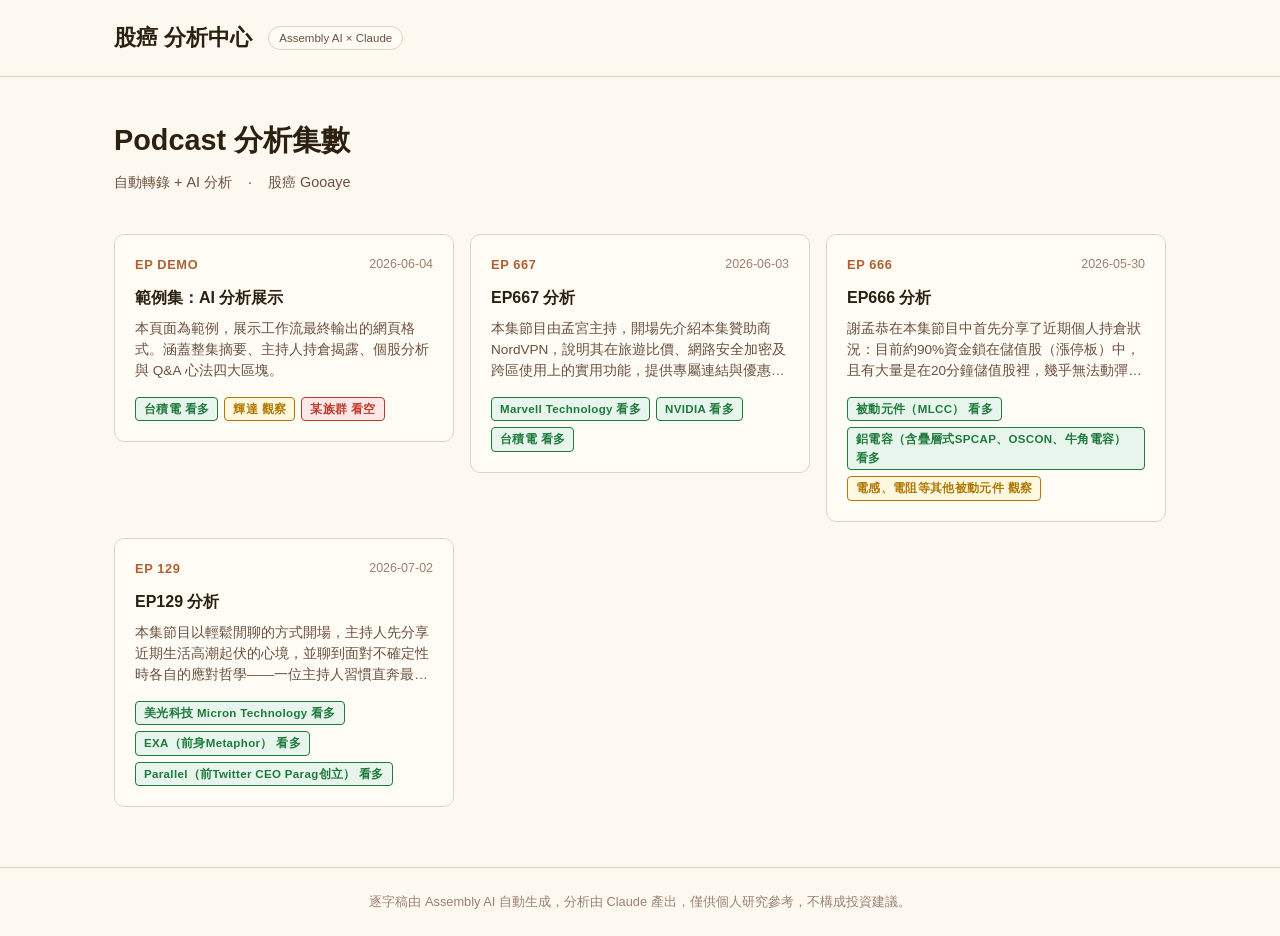
<file: index.html>
<!DOCTYPE html>
<html lang="zh-TW">
<head>
  <meta charset="UTF-8" />
  <meta name="viewport" content="width=device-width, initial-scale=1.0" />
  <title>股癌 Podcast 分析中心</title>
  <link rel="stylesheet" href="style.css" />
</head>
<body>

  <header class="site-header">
    <div class="container">
      <h1><a href="index.html">股癌 分析中心</a></h1>
      <span class="header-badge">Assembly AI × Claude</span>
    </div>
  </header>

  <main class="container">
    <div class="page-hero">
      <h2>Podcast 分析集數</h2>
      <div class="meta">
        <span class="meta-item">自動轉錄 + AI 分析</span>
        <span class="meta-item">·</span>
        <span class="meta-item">股癌 Gooaye</span>
      </div>
    </div>

    <!-- 集數卡片區：每次新增集數時，在此插入一張 .ep-card -->
    <div class="ep-grid" id="ep-grid">

      <!-- 範例卡片（有真實 JSON 後替換） -->
      <a href="ep-demo.html" style="text-decoration:none; color:inherit;">
        <div class="ep-card">
          <div class="ep-card-header">
            <span class="ep-num">EP DEMO</span>
            <span class="ep-date">2026-06-04</span>
          </div>
          <h3>範例集：AI 分析展示</h3>
          <p>本頁面為範例，展示工作流最終輸出的網頁格式。涵蓋整集摘要、主持人持倉揭露、個股分析與 Q&A 心法四大區塊。</p>
          <div class="ep-card-footer">
            <span class="badge badge-bullish">台積電 看多</span>
            <span class="badge badge-watchful">輝達 觀察</span>
            <span class="badge badge-bearish">某族群 看空</span>
          </div>
        </div>
      </a>

      
      <!-- EP667 -->
      <a href="ep-667.html" style="text-decoration:none; color:inherit;">
        <div class="ep-card">
          <div class="ep-card-header">
            <span class="ep-num">EP 667</span>
            <span class="ep-date">2026-06-03</span>
          </div>
          <h3>EP667 分析</h3>
          <p>本集節目由孟宮主持，開場先介紹本集贊助商NordVPN，說明其在旅遊比價、網路安全加密及跨區使用上的實用功能，提供專屬連結與優惠碼GOOAYE，購買兩年方案加送4個月並附30天退款保證。

接著孟宮分享個人近況，提到正在實踐「慢下來運動」，</p>
          <div class="ep-card-footer">
            <span class="badge badge-bullish">Marvell Technology 看多</span>
            <span class="badge badge-bullish">NVIDIA 看多</span>
            <span class="badge badge-bullish">台積電 看多</span>
            
          </div>
        </div>
      </a>
      
      <!-- EP666 -->
      <a href="ep-666.html" style="text-decoration:none; color:inherit;">
        <div class="ep-card">
          <div class="ep-card-header">
            <span class="ep-num">EP 666</span>
            <span class="ep-date">2026-05-30</span>
          </div>
          <h3>EP666 分析</h3>
          <p>謝孟恭在本集節目中首先分享了近期個人持倉狀況：目前約90%資金鎖在儲值股（漲停板）中，且有大量是在20分鐘儲值股裡，幾乎無法動彈。他說明自己過去習慣用融資槓桿不斷加碼的操作模式——買滿後抵押部位借出資金再買，隨著股價上漲維持率改善再繼續加碼</p>
          <div class="ep-card-footer">
            <span class="badge badge-bullish">被動元件（MLCC） 看多</span>
            <span class="badge badge-bullish">鋁電容（含疊層式SPCAP、OSCON、牛角電容） 看多</span>
            <span class="badge badge-watchful">電感、電阻等其他被動元件 觀察</span>
            
          </div>
        </div>
      </a>
      
      <!-- EP129 -->
      <a href="ep-129.html" style="text-decoration:none; color:inherit;">
        <div class="ep-card">
          <div class="ep-card-header">
            <span class="ep-num">EP 129</span>
            <span class="ep-date">2026-07-02</span>
          </div>
          <h3>EP129 分析</h3>
          <p>本集節目以輕鬆閒聊的方式開場，主持人先分享近期生活高潮起伏的心境，並聊到面對不確定性時各自的應對哲學——一位主持人習慣直奔最糟結局再往回推備案，另一位則反思自己是否屬於「蠅頭小利派」，在這個每天千點震盪的市場裡愈來愈難保持平靜。

話題自然</p>
          <div class="ep-card-footer">
            <span class="badge badge-bullish">美光科技 Micron Technology 看多</span>
            <span class="badge badge-bullish">EXA（前身Metaphor） 看多</span>
            <span class="badge badge-bullish">Parallel（前Twitter CEO Parag创立） 看多</span>
            
          </div>
        </div>
      </a>
      <!-- ── 新集數插入點 ──
           格式：
           <a href="ep-XXX.html" style="text-decoration:none; color:inherit;">
             <div class="ep-card">
               <div class="ep-card-header">
                 <span class="ep-num">EP XXX</span>
                 <span class="ep-date">YYYY-MM-DD</span>
               </div>
               <h3>[集數標題]</h3>
               <p>[summary 前 120 字]</p>
               <div class="ep-card-footer">
                 [股票 badge ...]
               </div>
             </div>
           </a>
      -->

    </div>
  </main>

  <footer class="site-footer">
    <div class="container">
      逐字稿由 Assembly AI 自動生成，分析由 Claude 產出，僅供個人研究參考，不構成投資建議。
    </div>
  </footer>

</body>
</html>
</file>
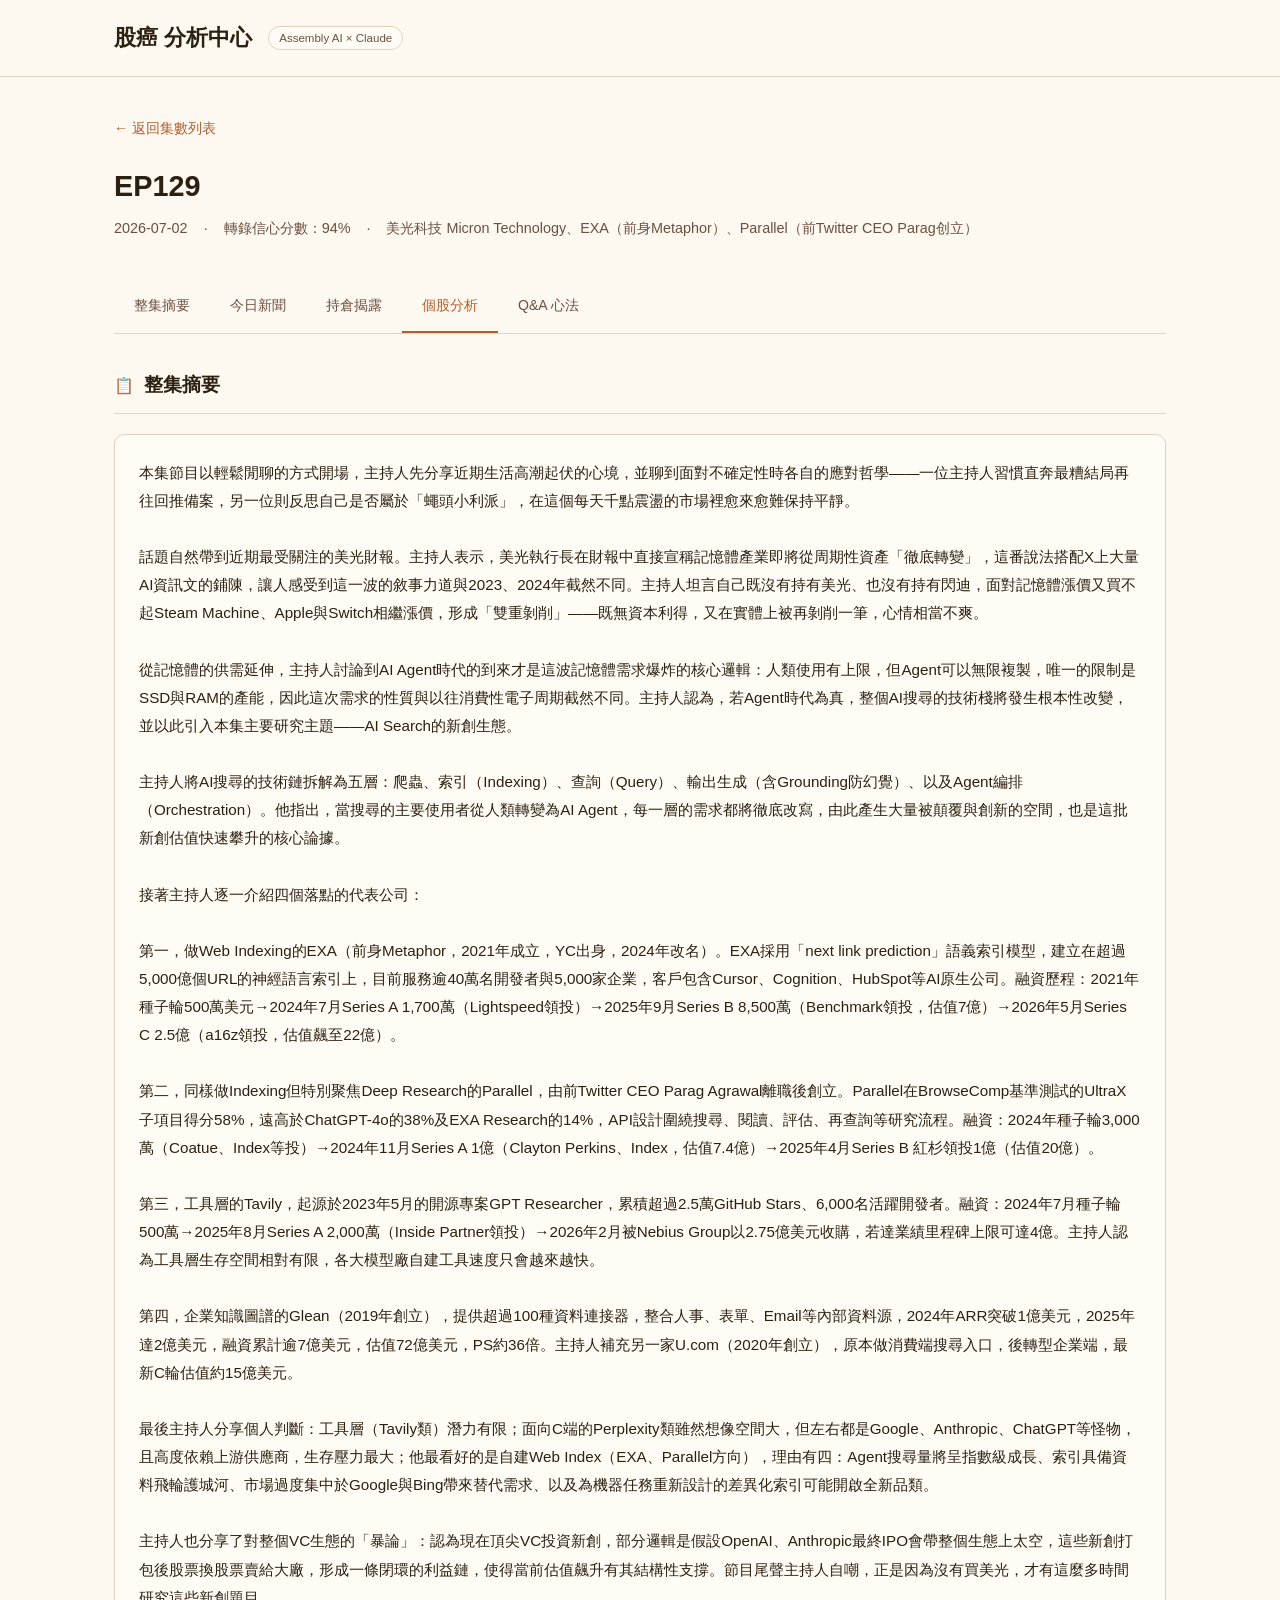
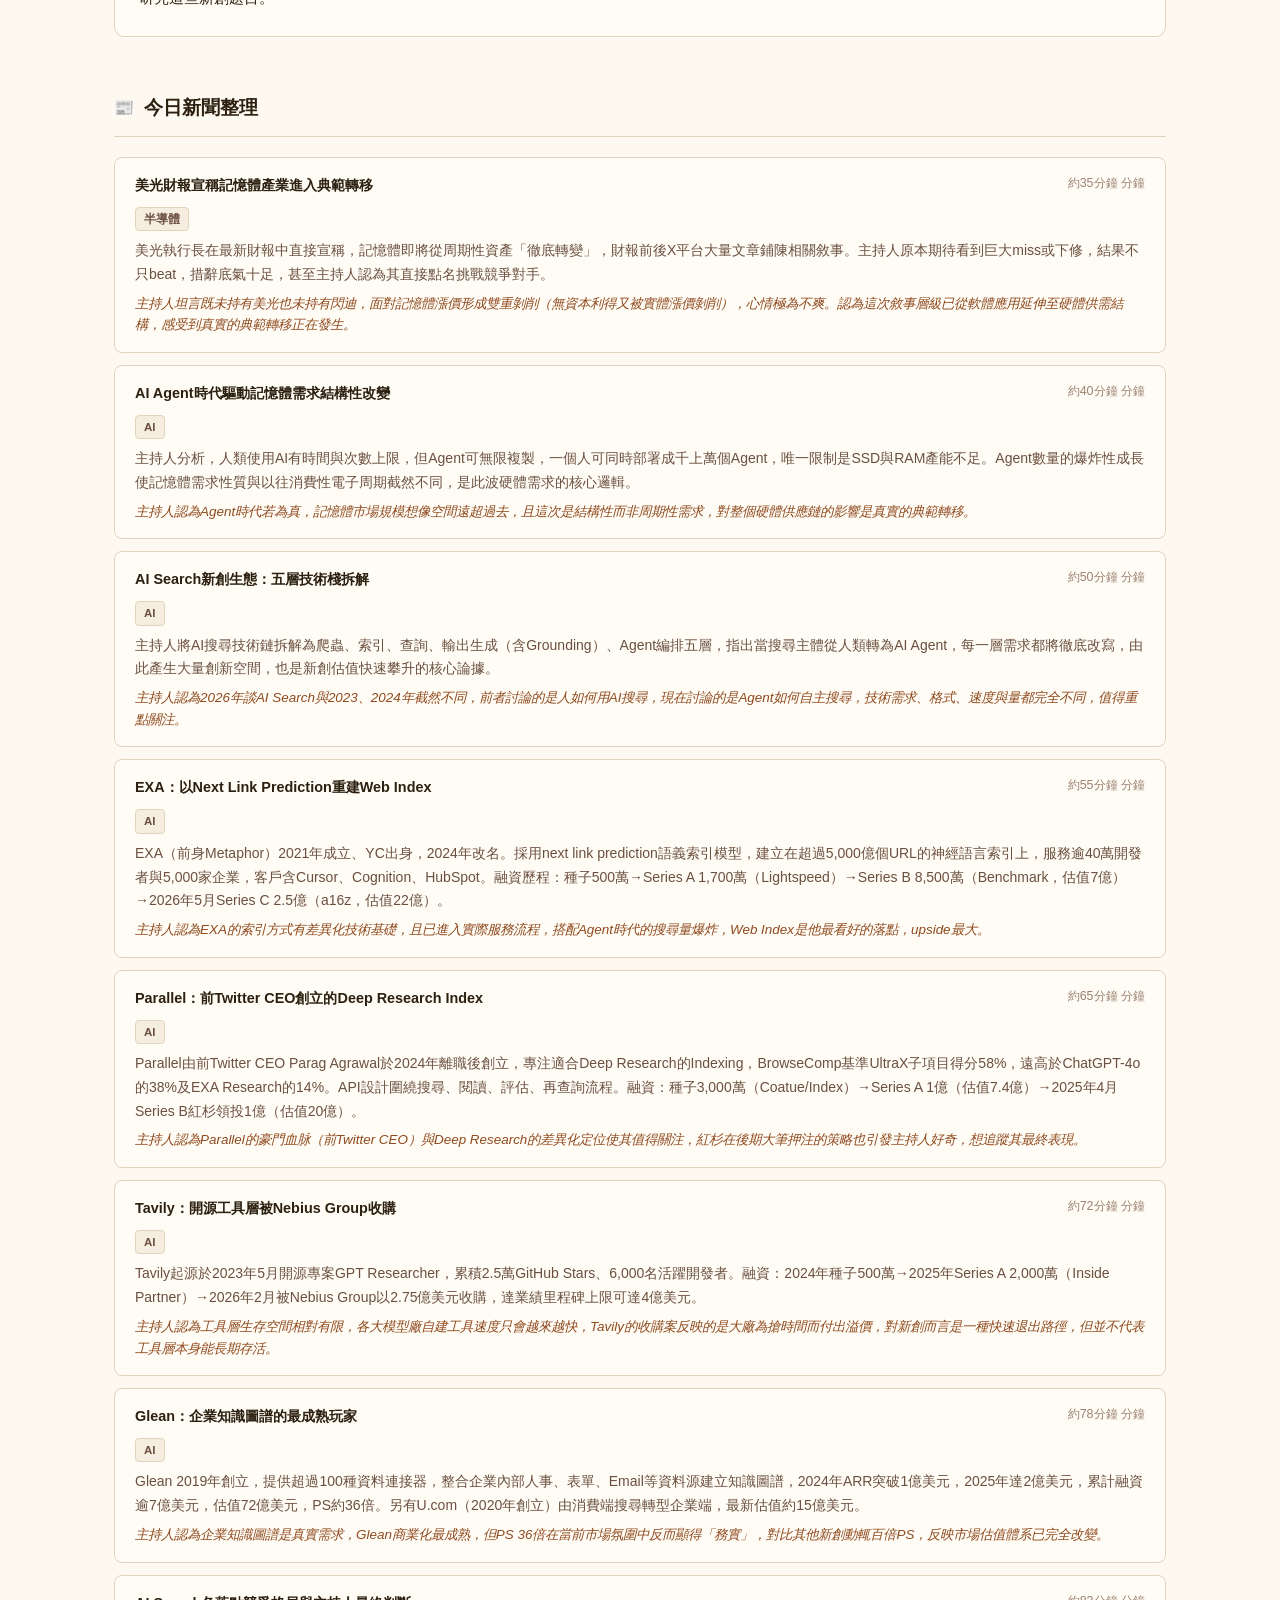
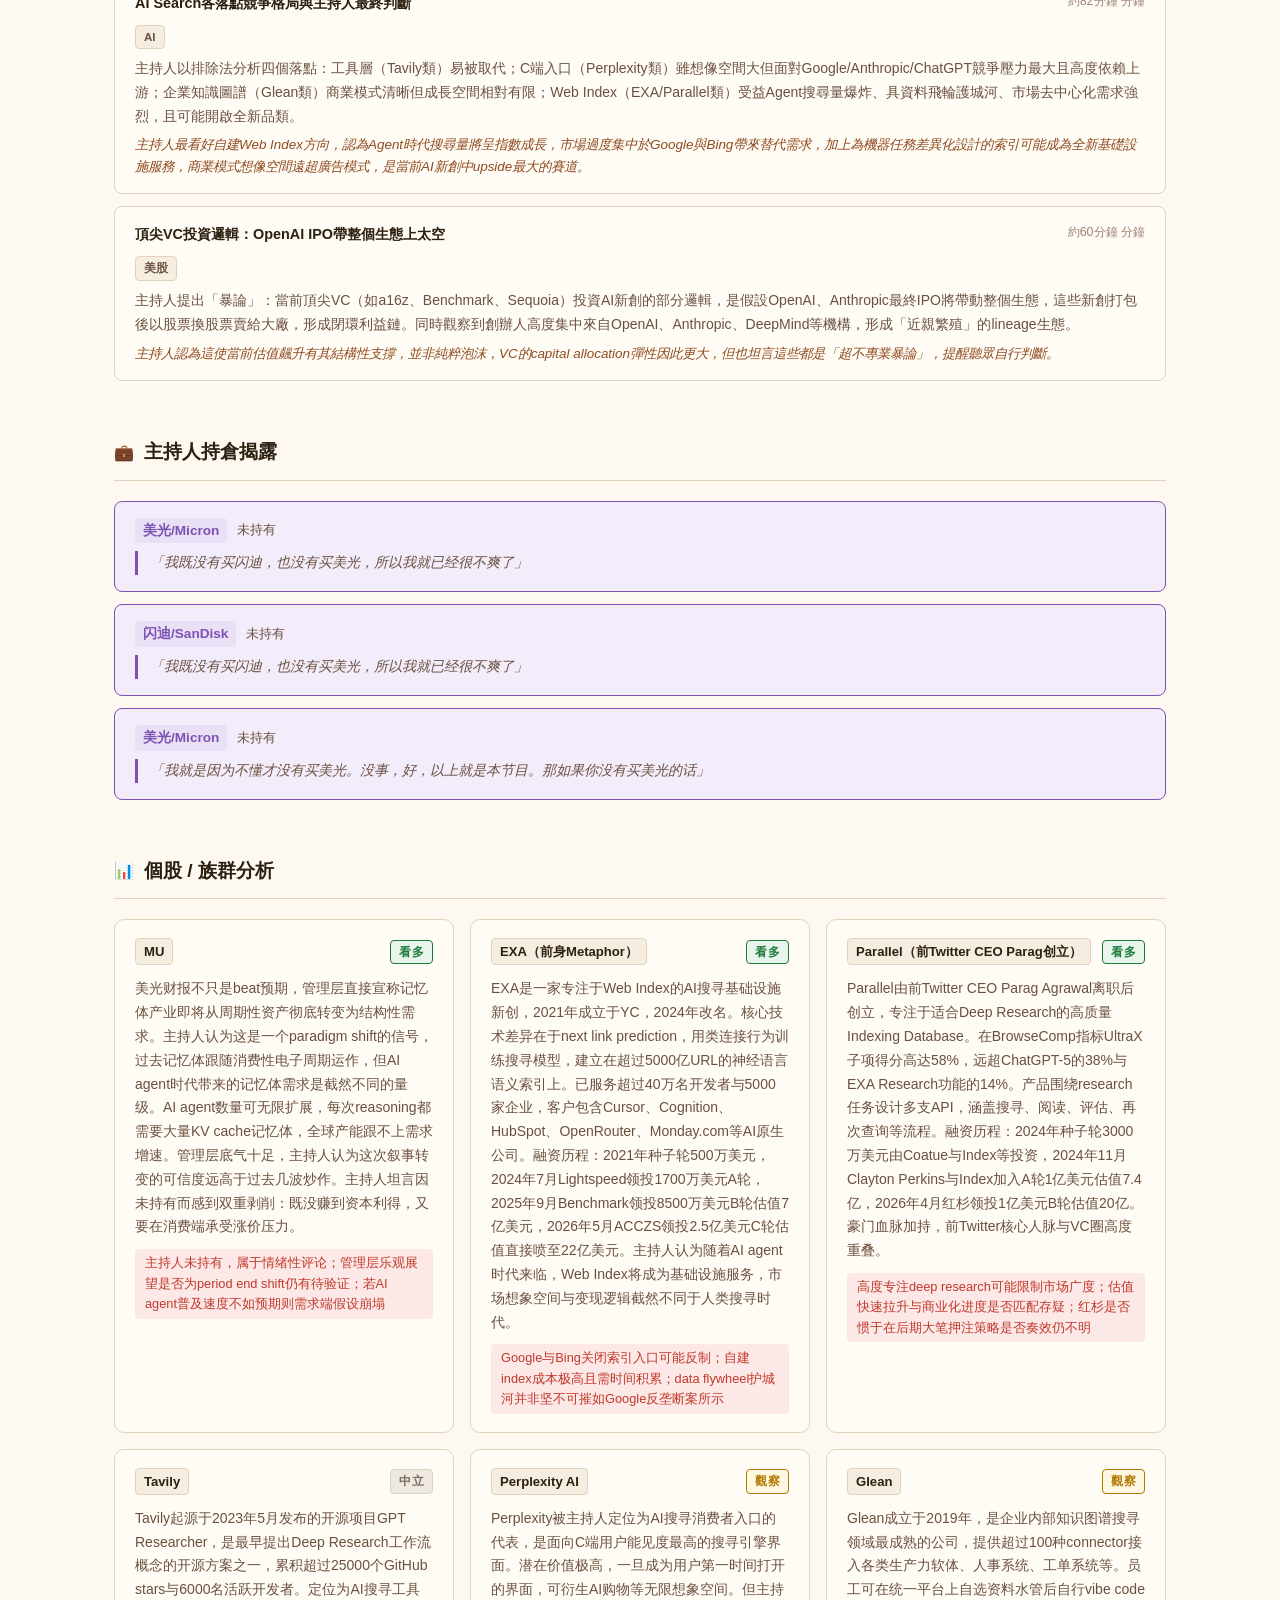
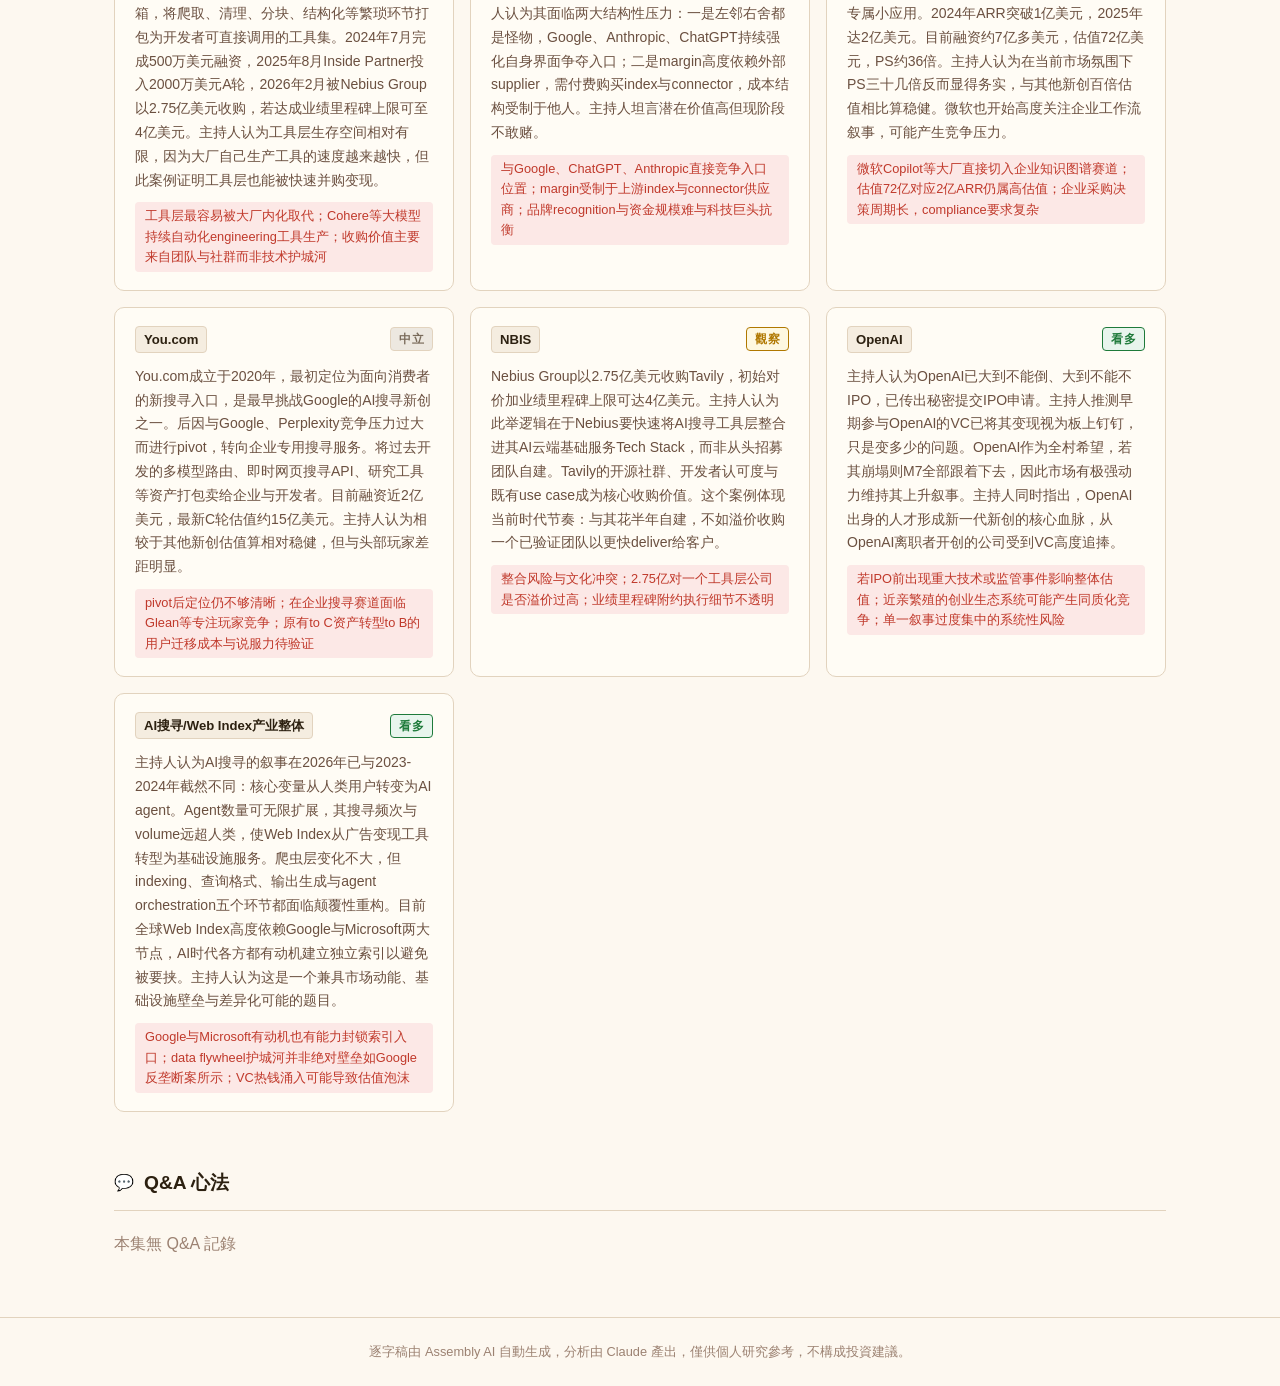
<file: ep-129.html>
<!DOCTYPE html>
<html lang="zh-TW">
<head>
  <meta charset="UTF-8" />
  <meta name="viewport" content="width=device-width, initial-scale=1.0" />
  <title>股癌 EP129 分析｜股癌 分析中心</title>
  <link rel="stylesheet" href="style.css" />
  <style>
    .news-list { display:flex; flex-direction:column; gap:12px; }
    .news-card { background:var(--bg-card); border:1px solid var(--border); border-radius:8px; padding:16px 20px; }
    .news-header { display:flex; justify-content:space-between; align-items:flex-start; margin-bottom:8px; gap:12px; flex-wrap:wrap; }
    .news-title { font-size:0.9rem; font-weight:600; color:var(--text-primary); }
    .news-meta { font-size:0.78rem; color:var(--text-muted); white-space:nowrap; }
    .news-event { font-size:0.875rem; color:var(--text-secondary); line-height:1.7; margin-bottom:6px; }
    .news-opinion { font-size:0.84rem; color:var(--accent-hover); font-style:italic; margin:0; }
    .news-domain-badge { display:inline-block; font-size:0.72rem; font-weight:600; background:var(--bg-secondary); border:1px solid var(--border); border-radius:4px; padding:2px 8px; color:var(--text-secondary); margin-bottom:8px; }
  </style>
</head>
<body>

  <header class="site-header">
    <div class="container">
      <h1><a href="index.html">股癌 分析中心</a></h1>
      <span class="header-badge">Assembly AI × Claude</span>
    </div>
  </header>

  <main class="container">

    <div class="back-nav">
      <a href="index.html">← 返回集數列表</a>
    </div>

    <div class="page-hero">
      <h2>EP129</h2>
      <div class="meta">
        <span class="meta-item">2026-07-02</span>
        <span class="meta-item">·</span>
        <span class="meta-item">轉錄信心分數：94%</span>
        <span class="meta-item">·</span><span class="meta-item">美光科技 Micron Technology、EXA（前身Metaphor）、Parallel（前Twitter CEO Parag创立）</span>
      </div>
    </div>

    <nav class="section-nav">
      <ul>
        <li><a href="#summary" class="active">整集摘要</a></li>
        <li><a href="#news">今日新聞</a></li>
        <li><a href="#disclosure">持倉揭露</a></li>
        <li><a href="#stocks">個股分析</a></li>
        <li><a href="#qa">Q&amp;A 心法</a></li>
      </ul>
    </nav>

    <section class="section-block" id="summary">
      <h2><span class="section-icon">📋</span> 整集摘要</h2>
      <div class="summary-text">本集節目以輕鬆閒聊的方式開場，主持人先分享近期生活高潮起伏的心境，並聊到面對不確定性時各自的應對哲學——一位主持人習慣直奔最糟結局再往回推備案，另一位則反思自己是否屬於「蠅頭小利派」，在這個每天千點震盪的市場裡愈來愈難保持平靜。

話題自然帶到近期最受關注的美光財報。主持人表示，美光執行長在財報中直接宣稱記憶體產業即將從周期性資產「徹底轉變」，這番說法搭配X上大量AI資訊文的鋪陳，讓人感受到這一波的敘事力道與2023、2024年截然不同。主持人坦言自己既沒有持有美光、也沒有持有閃迪，面對記憶體漲價又買不起Steam Machine、Apple與Switch相繼漲價，形成「雙重剝削」——既無資本利得，又在實體上被再剝削一筆，心情相當不爽。

從記憶體的供需延伸，主持人討論到AI Agent時代的到來才是這波記憶體需求爆炸的核心邏輯：人類使用有上限，但Agent可以無限複製，唯一的限制是SSD與RAM的產能，因此這次需求的性質與以往消費性電子周期截然不同。主持人認為，若Agent時代為真，整個AI搜尋的技術棧將發生根本性改變，並以此引入本集主要研究主題——AI Search的新創生態。

主持人將AI搜尋的技術鏈拆解為五層：爬蟲、索引（Indexing）、查詢（Query）、輸出生成（含Grounding防幻覺）、以及Agent編排（Orchestration）。他指出，當搜尋的主要使用者從人類轉變為AI Agent，每一層的需求都將徹底改寫，由此產生大量被顛覆與創新的空間，也是這批新創估值快速攀升的核心論據。

接著主持人逐一介紹四個落點的代表公司：

第一，做Web Indexing的EXA（前身Metaphor，2021年成立，YC出身，2024年改名）。EXA採用「next link prediction」語義索引模型，建立在超過5,000億個URL的神經語言索引上，目前服務逾40萬名開發者與5,000家企業，客戶包含Cursor、Cognition、HubSpot等AI原生公司。融資歷程：2021年種子輪500萬美元→2024年7月Series A 1,700萬（Lightspeed領投）→2025年9月Series B 8,500萬（Benchmark領投，估值7億）→2026年5月Series C 2.5億（a16z領投，估值飆至22億）。

第二，同樣做Indexing但特別聚焦Deep Research的Parallel，由前Twitter CEO Parag Agrawal離職後創立。Parallel在BrowseComp基準測試的UltraX子項目得分58%，遠高於ChatGPT-4o的38%及EXA Research的14%，API設計圍繞搜尋、閱讀、評估、再查詢等研究流程。融資：2024年種子輪3,000萬（Coatue、Index等投）→2024年11月Series A 1億（Clayton Perkins、Index，估值7.4億）→2025年4月Series B 紅杉領投1億（估值20億）。

第三，工具層的Tavily，起源於2023年5月的開源專案GPT Researcher，累積超過2.5萬GitHub Stars、6,000名活躍開發者。融資：2024年7月種子輪500萬→2025年8月Series A 2,000萬（Inside Partner領投）→2026年2月被Nebius Group以2.75億美元收購，若達業績里程碑上限可達4億。主持人認為工具層生存空間相對有限，各大模型廠自建工具速度只會越來越快。

第四，企業知識圖譜的Glean（2019年創立），提供超過100種資料連接器，整合人事、表單、Email等內部資料源，2024年ARR突破1億美元，2025年達2億美元，融資累計逾7億美元，估值72億美元，PS約36倍。主持人補充另一家U.com（2020年創立），原本做消費端搜尋入口，後轉型企業端，最新C輪估值約15億美元。

最後主持人分享個人判斷：工具層（Tavily類）潛力有限；面向C端的Perplexity類雖然想像空間大，但左右都是Google、Anthropic、ChatGPT等怪物，且高度依賴上游供應商，生存壓力最大；他最看好的是自建Web Index（EXA、Parallel方向），理由有四：Agent搜尋量將呈指數級成長、索引具備資料飛輪護城河、市場過度集中於Google與Bing帶來替代需求、以及為機器任務重新設計的差異化索引可能開啟全新品類。

主持人也分享了對整個VC生態的「暴論」：認為現在頂尖VC投資新創，部分邏輯是假設OpenAI、Anthropic最終IPO會帶整個生態上太空，這些新創打包後股票換股票賣給大廠，形成一條閉環的利益鏈，使得當前估值飆升有其結構性支撐。節目尾聲主持人自嘲，正是因為沒有買美光，才有這麼多時間研究這些新創題目。</div>
    </section>
    
    <section class="section-block" id="news">
      <h2><span class="section-icon">📰</span> 今日新聞整理</h2>
      <div class="news-list"><div class="news-card"><div class="news-header"><span class="news-title">美光財報宣稱記憶體產業進入典範轉移</span><span class="news-meta">約35分鐘 分鐘</span></div><span class="news-domain-badge">半導體</span><p class="news-event">美光執行長在最新財報中直接宣稱，記憶體即將從周期性資產「徹底轉變」，財報前後X平台大量文章鋪陳相關敘事。主持人原本期待看到巨大miss或下修，結果不只beat，措辭底氣十足，甚至主持人認為其直接點名挑戰競爭對手。</p><p class="news-opinion">主持人坦言既未持有美光也未持有閃迪，面對記憶體漲價形成雙重剝削（無資本利得又被實體漲價剝削），心情極為不爽。認為這次敘事層級已從軟體應用延伸至硬體供需結構，感受到真實的典範轉移正在發生。</p></div>
<div class="news-card"><div class="news-header"><span class="news-title">AI Agent時代驅動記憶體需求結構性改變</span><span class="news-meta">約40分鐘 分鐘</span></div><span class="news-domain-badge">AI</span><p class="news-event">主持人分析，人類使用AI有時間與次數上限，但Agent可無限複製，一個人可同時部署成千上萬個Agent，唯一限制是SSD與RAM產能不足。Agent數量的爆炸性成長使記憶體需求性質與以往消費性電子周期截然不同，是此波硬體需求的核心邏輯。</p><p class="news-opinion">主持人認為Agent時代若為真，記憶體市場規模想像空間遠超過去，且這次是結構性而非周期性需求，對整個硬體供應鏈的影響是真實的典範轉移。</p></div>
<div class="news-card"><div class="news-header"><span class="news-title">AI Search新創生態：五層技術棧拆解</span><span class="news-meta">約50分鐘 分鐘</span></div><span class="news-domain-badge">AI</span><p class="news-event">主持人將AI搜尋技術鏈拆解為爬蟲、索引、查詢、輸出生成（含Grounding）、Agent編排五層，指出當搜尋主體從人類轉為AI Agent，每一層需求都將徹底改寫，由此產生大量創新空間，也是新創估值快速攀升的核心論據。</p><p class="news-opinion">主持人認為2026年談AI Search與2023、2024年截然不同，前者討論的是人如何用AI搜尋，現在討論的是Agent如何自主搜尋，技術需求、格式、速度與量都完全不同，值得重點關注。</p></div>
<div class="news-card"><div class="news-header"><span class="news-title">EXA：以Next Link Prediction重建Web Index</span><span class="news-meta">約55分鐘 分鐘</span></div><span class="news-domain-badge">AI</span><p class="news-event">EXA（前身Metaphor）2021年成立、YC出身，2024年改名。採用next link prediction語義索引模型，建立在超過5,000億個URL的神經語言索引上，服務逾40萬開發者與5,000家企業，客戶含Cursor、Cognition、HubSpot。融資歷程：種子500萬→Series A 1,700萬（Lightspeed）→Series B 8,500萬（Benchmark，估值7億）→2026年5月Series C 2.5億（a16z，估值22億）。</p><p class="news-opinion">主持人認為EXA的索引方式有差異化技術基礎，且已進入實際服務流程，搭配Agent時代的搜尋量爆炸，Web Index是他最看好的落點，upside最大。</p></div>
<div class="news-card"><div class="news-header"><span class="news-title">Parallel：前Twitter CEO創立的Deep Research Index</span><span class="news-meta">約65分鐘 分鐘</span></div><span class="news-domain-badge">AI</span><p class="news-event">Parallel由前Twitter CEO Parag Agrawal於2024年離職後創立，專注適合Deep Research的Indexing，BrowseComp基準UltraX子項目得分58%，遠高於ChatGPT-4o的38%及EXA Research的14%。API設計圍繞搜尋、閱讀、評估、再查詢流程。融資：種子3,000萬（Coatue/Index）→Series A 1億（估值7.4億）→2025年4月Series B紅杉領投1億（估值20億）。</p><p class="news-opinion">主持人認為Parallel的豪門血脉（前Twitter CEO）與Deep Research的差異化定位使其值得關注，紅杉在後期大筆押注的策略也引發主持人好奇，想追蹤其最終表現。</p></div>
<div class="news-card"><div class="news-header"><span class="news-title">Tavily：開源工具層被Nebius Group收購</span><span class="news-meta">約72分鐘 分鐘</span></div><span class="news-domain-badge">AI</span><p class="news-event">Tavily起源於2023年5月開源專案GPT Researcher，累積2.5萬GitHub Stars、6,000名活躍開發者。融資：2024年種子500萬→2025年Series A 2,000萬（Inside Partner）→2026年2月被Nebius Group以2.75億美元收購，達業績里程碑上限可達4億美元。</p><p class="news-opinion">主持人認為工具層生存空間相對有限，各大模型廠自建工具速度只會越來越快，Tavily的收購案反映的是大廠為搶時間而付出溢價，對新創而言是一種快速退出路徑，但並不代表工具層本身能長期存活。</p></div>
<div class="news-card"><div class="news-header"><span class="news-title">Glean：企業知識圖譜的最成熟玩家</span><span class="news-meta">約78分鐘 分鐘</span></div><span class="news-domain-badge">AI</span><p class="news-event">Glean 2019年創立，提供超過100種資料連接器，整合企業內部人事、表單、Email等資料源建立知識圖譜，2024年ARR突破1億美元，2025年達2億美元，累計融資逾7億美元，估值72億美元，PS約36倍。另有U.com（2020年創立）由消費端搜尋轉型企業端，最新估值約15億美元。</p><p class="news-opinion">主持人認為企業知識圖譜是真實需求，Glean商業化最成熟，但PS 36倍在當前市場氛圍中反而顯得「務實」，對比其他新創動輒百倍PS，反映市場估值體系已完全改變。</p></div>
<div class="news-card"><div class="news-header"><span class="news-title">AI Search各落點競爭格局與主持人最終判斷</span><span class="news-meta">約82分鐘 分鐘</span></div><span class="news-domain-badge">AI</span><p class="news-event">主持人以排除法分析四個落點：工具層（Tavily類）易被取代；C端入口（Perplexity類）雖想像空間大但面對Google/Anthropic/ChatGPT競爭壓力最大且高度依賴上游；企業知識圖譜（Glean類）商業模式清晰但成長空間相對有限；Web Index（EXA/Parallel類）受益Agent搜尋量爆炸、具資料飛輪護城河、市場去中心化需求強烈，且可能開啟全新品類。</p><p class="news-opinion">主持人最看好自建Web Index方向，認為Agent時代搜尋量將呈指數成長，市場過度集中於Google與Bing帶來替代需求，加上為機器任務差異化設計的索引可能成為全新基礎設施服務，商業模式想像空間遠超廣告模式，是當前AI新創中upside最大的賽道。</p></div>
<div class="news-card"><div class="news-header"><span class="news-title">頂尖VC投資邏輯：OpenAI IPO帶整個生態上太空</span><span class="news-meta">約60分鐘 分鐘</span></div><span class="news-domain-badge">美股</span><p class="news-event">主持人提出「暴論」：當前頂尖VC（如a16z、Benchmark、Sequoia）投資AI新創的部分邏輯，是假設OpenAI、Anthropic最終IPO將帶動整個生態，這些新創打包後以股票換股票賣給大廠，形成閉環利益鏈。同時觀察到創辦人高度集中來自OpenAI、Anthropic、DeepMind等機構，形成「近親繁殖」的lineage生態。</p><p class="news-opinion">主持人認為這使當前估值飆升有其結構性支撐，並非純粹泡沫，VC的capital allocation彈性因此更大，但也坦言這些都是「超不專業暴論」，提醒聽眾自行判斷。</p></div></div>
    </section>

    <section class="section-block" id="disclosure">
      <h2><span class="section-icon">💼</span> 主持人持倉揭露</h2>
      <div class="disclosure-list">
        <div class="disclosure-card"><div class="ticker-row"><span class="disclosure-ticker">美光/Micron</span><span class="disclosure-action">未持有</span></div><blockquote>「我既没有买闪迪，也没有买美光，所以我就已经很不爽了」</blockquote></div>
<div class="disclosure-card"><div class="ticker-row"><span class="disclosure-ticker">闪迪/SanDisk</span><span class="disclosure-action">未持有</span></div><blockquote>「我既没有买闪迪，也没有买美光，所以我就已经很不爽了」</blockquote></div>
<div class="disclosure-card"><div class="ticker-row"><span class="disclosure-ticker">美光/Micron</span><span class="disclosure-action">未持有</span></div><blockquote>「我就是因为不懂才没有买美光。没事，好，以上就是本节目。那如果你没有买美光的话」</blockquote></div>
      </div>
    </section>

    <section class="section-block" id="stocks">
      <h2><span class="section-icon">📊</span> 個股 / 族群分析</h2>
      <div class="stock-grid">
        <div class="stock-card"><div class="stock-card-header"><div class="stock-tickers"><span class="stock-ticker">MU</span></div><span class="badge badge-bullish">看多</span></div><p class="stock-analysis">美光财报不只是beat预期，管理层直接宣称记忆体产业即将从周期性资产彻底转变为结构性需求。主持人认为这是一个paradigm shift的信号，过去记忆体跟随消费性电子周期运作，但AI agent时代带来的记忆体需求是截然不同的量级。AI agent数量可无限扩展，每次reasoning都需要大量KV cache记忆体，全球产能跟不上需求增速。管理层底气十足，主持人认为这次叙事转变的可信度远高于过去几波炒作。主持人坦言因未持有而感到双重剥削：既没赚到资本利得，又要在消费端承受涨价压力。</p><span class="stock-risk">主持人未持有，属于情绪性评论；管理层乐观展望是否为period end shift仍有待验证；若AI agent普及速度不如预期则需求端假设崩塌</span></div>
<div class="stock-card"><div class="stock-card-header"><div class="stock-tickers"><span class="stock-ticker">EXA（前身Metaphor）</span></div><span class="badge badge-bullish">看多</span></div><p class="stock-analysis">EXA是一家专注于Web Index的AI搜寻基础设施新创，2021年成立于YC，2024年改名。核心技术差异在于next link prediction，用类连接行为训练搜寻模型，建立在超过5000亿URL的神经语言语义索引上。已服务超过40万名开发者与5000家企业，客户包含Cursor、Cognition、HubSpot、OpenRouter、Monday.com等AI原生公司。融资历程：2021年种子轮500万美元，2024年7月Lightspeed领投1700万美元A轮，2025年9月Benchmark领投8500万美元B轮估值7亿美元，2026年5月ACCZS领投2.5亿美元C轮估值直接喷至22亿美元。主持人认为随着AI agent时代来临，Web Index将成为基础设施服务，市场想象空间与变现逻辑截然不同于人类搜寻时代。</p><span class="stock-risk">Google与Bing关闭索引入口可能反制；自建index成本极高且需时间积累；data flywheel护城河并非坚不可摧如Google反垄断案所示</span></div>
<div class="stock-card"><div class="stock-card-header"><div class="stock-tickers"><span class="stock-ticker">Parallel（前Twitter CEO Parag创立）</span></div><span class="badge badge-bullish">看多</span></div><p class="stock-analysis">Parallel由前Twitter CEO Parag Agrawal离职后创立，专注于适合Deep Research的高质量Indexing Database。在BrowseComp指标UltraX子项得分高达58%，远超ChatGPT-5的38%与EXA Research功能的14%。产品围绕research任务设计多支API，涵盖搜寻、阅读、评估、再次查询等流程。融资历程：2024年种子轮3000万美元由Coatue与Index等投资，2024年11月Clayton Perkins与Index加入A轮1亿美元估值7.4亿，2026年4月红杉领投1亿美元B轮估值20亿。豪门血脉加持，前Twitter核心人脉与VC圈高度重叠。</p><span class="stock-risk">高度专注deep research可能限制市场广度；估值快速拉升与商业化进度是否匹配存疑；红杉是否惯于在后期大笔押注策略是否奏效仍不明</span></div>
<div class="stock-card"><div class="stock-card-header"><div class="stock-tickers"><span class="stock-ticker">Tavily</span></div><span class="badge badge-neutral">中立</span></div><p class="stock-analysis">Tavily起源于2023年5月发布的开源项目GPT Researcher，是最早提出Deep Research工作流概念的开源方案之一，累积超过25000个GitHub stars与6000名活跃开发者。定位为AI搜寻工具箱，将爬取、清理、分块、结构化等繁琐环节打包为开发者可直接调用的工具集。2024年7月完成500万美元融资，2025年8月Inside Partner投入2000万美元A轮，2026年2月被Nebius Group以2.75亿美元收购，若达成业绩里程碑上限可至4亿美元。主持人认为工具层生存空间相对有限，因为大厂自己生产工具的速度越来越快，但此案例证明工具层也能被快速并购变现。</p><span class="stock-risk">工具层最容易被大厂内化取代；Cohere等大模型持续自动化engineering工具生产；收购价值主要来自团队与社群而非技术护城河</span></div>
<div class="stock-card"><div class="stock-card-header"><div class="stock-tickers"><span class="stock-ticker">Perplexity AI</span></div><span class="badge badge-watchful">觀察</span></div><p class="stock-analysis">Perplexity被主持人定位为AI搜寻消费者入口的代表，是面向C端用户能见度最高的搜寻引擎界面。潜在价值极高，一旦成为用户第一时间打开的界面，可衍生AI购物等无限想象空间。但主持人认为其面临两大结构性压力：一是左邻右舍都是怪物，Google、Anthropic、ChatGPT持续强化自身界面争夺入口；二是margin高度依赖外部supplier，需付费购买index与connector，成本结构受制于他人。主持人坦言潜在价值高但现阶段不敢赌。</p><span class="stock-risk">与Google、ChatGPT、Anthropic直接竞争入口位置；margin受制于上游index与connector供应商；品牌recognition与资金规模难与科技巨头抗衡</span></div>
<div class="stock-card"><div class="stock-card-header"><div class="stock-tickers"><span class="stock-ticker">Glean</span></div><span class="badge badge-watchful">觀察</span></div><p class="stock-analysis">Glean成立于2019年，是企业内部知识图谱搜寻领域最成熟的公司，提供超过100种connector接入各类生产力软体、人事系统、工单系统等。员工可在统一平台上自选资料水管后自行vibe code专属小应用。2024年ARR突破1亿美元，2025年达2亿美元。目前融资约7亿多美元，估值72亿美元，PS约36倍。主持人认为在当前市场氛围下PS三十几倍反而显得务实，与其他新创百倍估值相比算稳健。微软也开始高度关注企业工作流叙事，可能产生竞争压力。</p><span class="stock-risk">微软Copilot等大厂直接切入企业知识图谱赛道；估值72亿对应2亿ARR仍属高估值；企业采购决策周期长，compliance要求复杂</span></div>
<div class="stock-card"><div class="stock-card-header"><div class="stock-tickers"><span class="stock-ticker">You.com</span></div><span class="badge badge-neutral">中立</span></div><p class="stock-analysis">You.com成立于2020年，最初定位为面向消费者的新搜寻入口，是最早挑战Google的AI搜寻新创之一。后因与Google、Perplexity竞争压力过大而进行pivot，转向企业专用搜寻服务。将过去开发的多模型路由、即时网页搜寻API、研究工具等资产打包卖给企业与开发者。目前融资近2亿美元，最新C轮估值约15亿美元。主持人认为相较于其他新创估值算相对稳健，但与头部玩家差距明显。</p><span class="stock-risk">pivot后定位仍不够清晰；在企业搜寻赛道面临Glean等专注玩家竞争；原有to C资产转型to B的用户迁移成本与说服力待验证</span></div>
<div class="stock-card"><div class="stock-card-header"><div class="stock-tickers"><span class="stock-ticker">NBIS</span></div><span class="badge badge-watchful">觀察</span></div><p class="stock-analysis">Nebius Group以2.75亿美元收购Tavily，初始对价加业绩里程碑上限可达4亿美元。主持人认为此举逻辑在于Nebius要快速将AI搜寻工具层整合进其AI云端基础服务Tech Stack，而非从头招募团队自建。Tavily的开源社群、开发者认可度与既有use case成为核心收购价值。这个案例体现当前时代节奏：与其花半年自建，不如溢价收购一个已验证团队以更快deliver给客户。</p><span class="stock-risk">整合风险与文化冲突；2.75亿对一个工具层公司是否溢价过高；业绩里程碑附约执行细节不透明</span></div>
<div class="stock-card"><div class="stock-card-header"><div class="stock-tickers"><span class="stock-ticker">OpenAI</span></div><span class="badge badge-bullish">看多</span></div><p class="stock-analysis">主持人认为OpenAI已大到不能倒、大到不能不IPO，已传出秘密提交IPO申请。主持人推测早期参与OpenAI的VC已将其变现视为板上钉钉，只是变多少的问题。OpenAI作为全村希望，若其崩塌则M7全部跟着下去，因此市场有极强动力维持其上升叙事。主持人同时指出，OpenAI出身的人才形成新一代新创的核心血脉，从OpenAI离职者开创的公司受到VC高度追捧。</p><span class="stock-risk">若IPO前出现重大技术或监管事件影响整体估值；近亲繁殖的创业生态系统可能产生同质化竞争；单一叙事过度集中的系统性风险</span></div>
<div class="stock-card"><div class="stock-card-header"><div class="stock-tickers"><span class="stock-ticker">AI搜寻/Web Index产业整体</span></div><span class="badge badge-bullish">看多</span></div><p class="stock-analysis">主持人认为AI搜寻的叙事在2026年已与2023-2024年截然不同：核心变量从人类用户转变为AI agent。Agent数量可无限扩展，其搜寻频次与volume远超人类，使Web Index从广告变现工具转型为基础设施服务。爬虫层变化不大，但indexing、查询格式、输出生成与agent orchestration五个环节都面临颠覆性重构。目前全球Web Index高度依赖Google与Microsoft两大节点，AI时代各方都有动机建立独立索引以避免被要挟。主持人认为这是一个兼具市场动能、基础设施壁垒与差异化可能的题目。</p><span class="stock-risk">Google与Microsoft有动机也有能力封锁索引入口；data flywheel护城河并非绝对壁垒如Google反垄断案所示；VC热钱涌入可能导致估值泡沫</span></div>
      </div>
    </section>

    <section class="section-block" id="qa">
      <h2><span class="section-icon">💬</span> Q&amp;A 心法</h2>
      <div class="qa-list">
        <p style='color:var(--text-muted)'>本集無 Q&amp;A 記錄</p>
      </div>
    </section>

  </main>

  <footer class="site-footer">
    <div class="container">
      逐字稿由 Assembly AI 自動生成，分析由 Claude 產出，僅供個人研究參考，不構成投資建議。
    </div>
  </footer>

  <script>
    const sections = document.querySelectorAll('.section-block');
    const navLinks = document.querySelectorAll('.section-nav a');
    const observer = new IntersectionObserver(entries => {
      entries.forEach(entry => {
        if (entry.isIntersecting) {
          navLinks.forEach(a => a.classList.remove('active'));
          const active = document.querySelector(`.section-nav a[href="#${entry.target.id}"]`);
          if (active) active.classList.add('active');
        }
      });
    }, { rootMargin: '-20% 0px -70% 0px' });
    sections.forEach(s => observer.observe(s));
  </script>

</body>
</html>
</file>
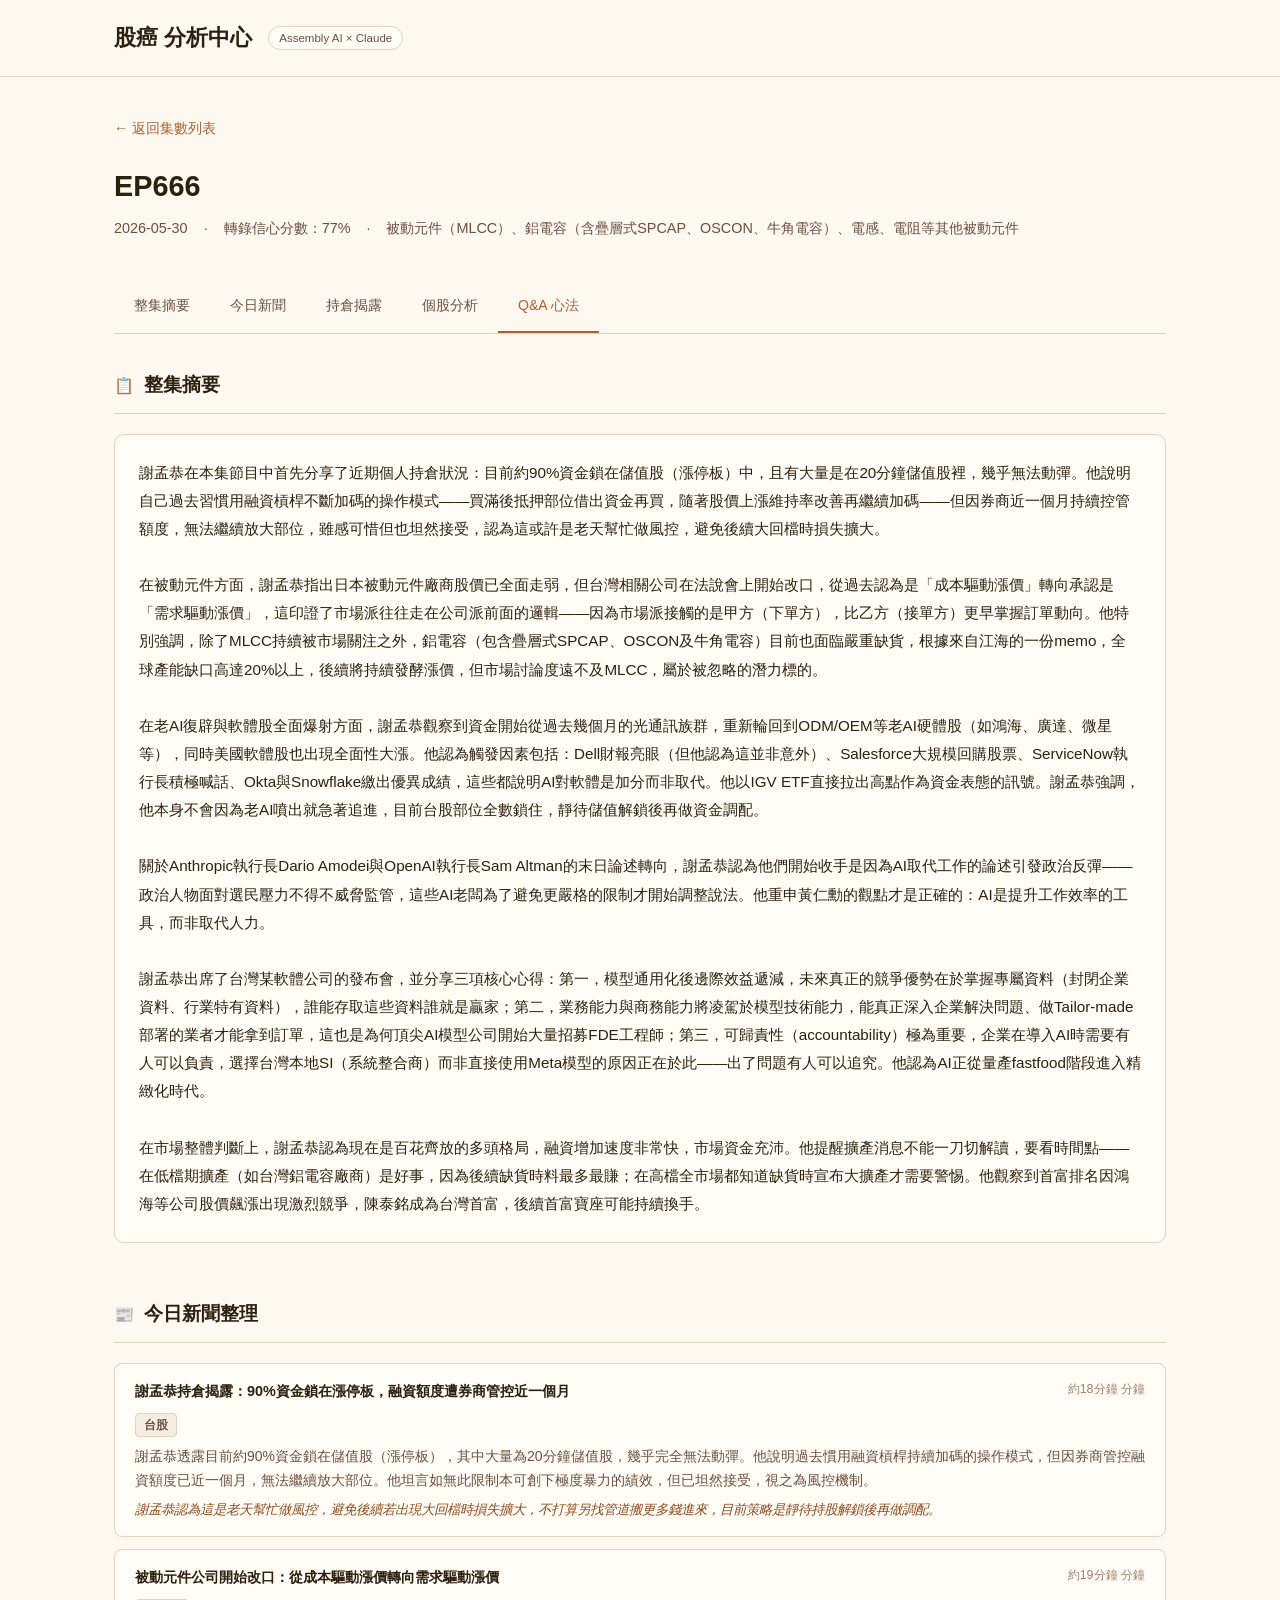
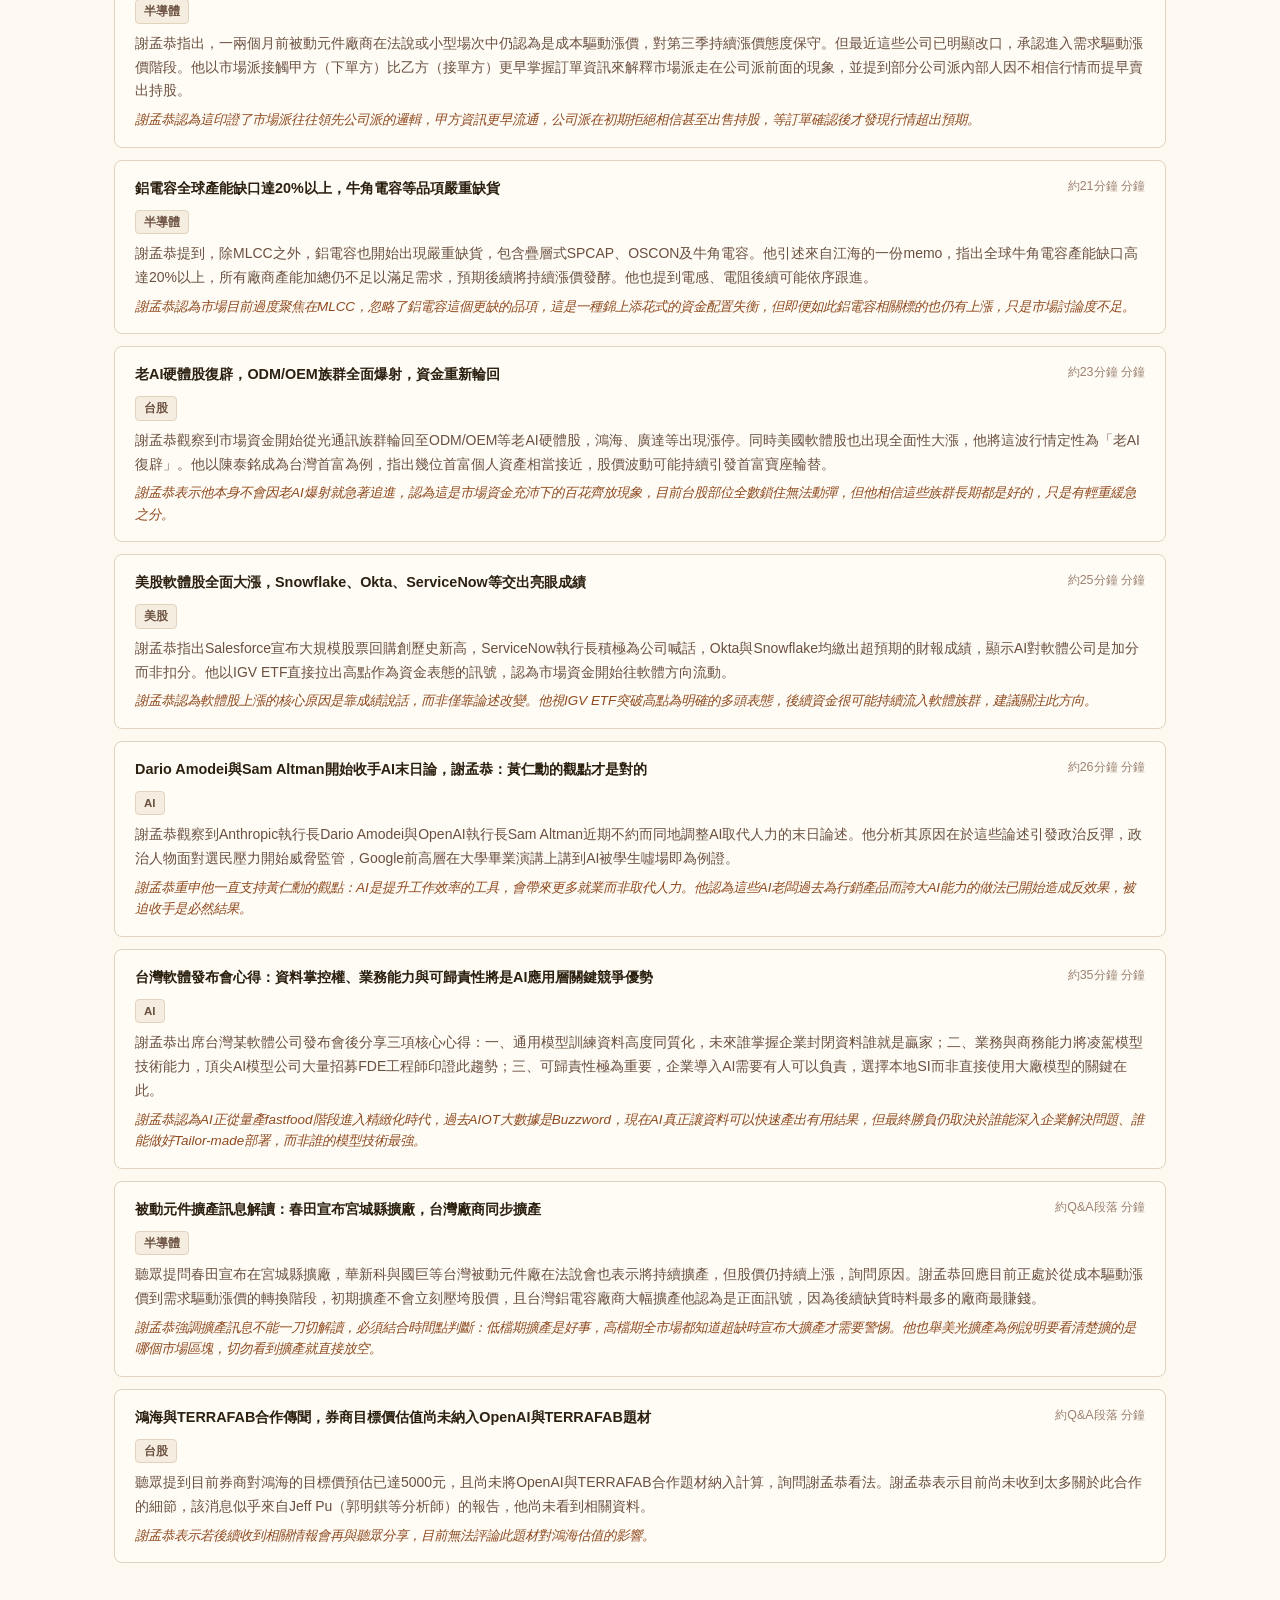
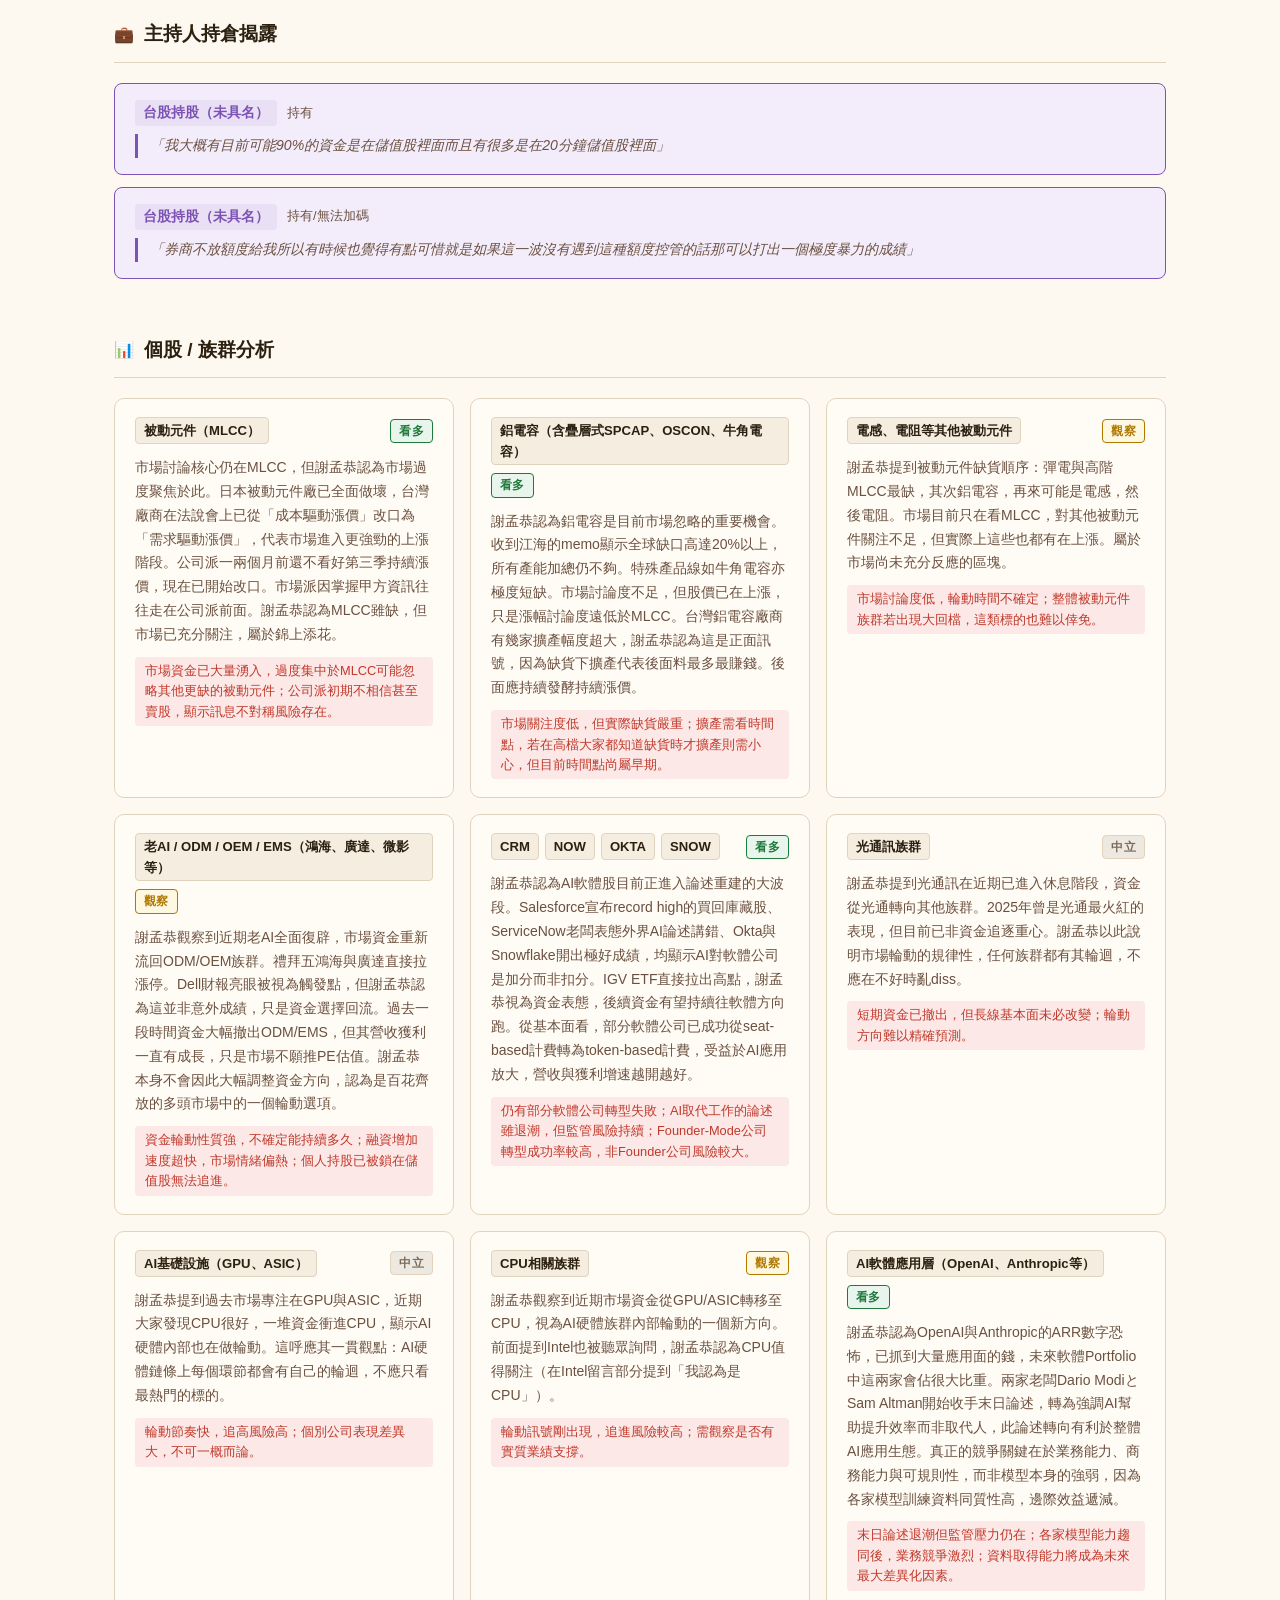
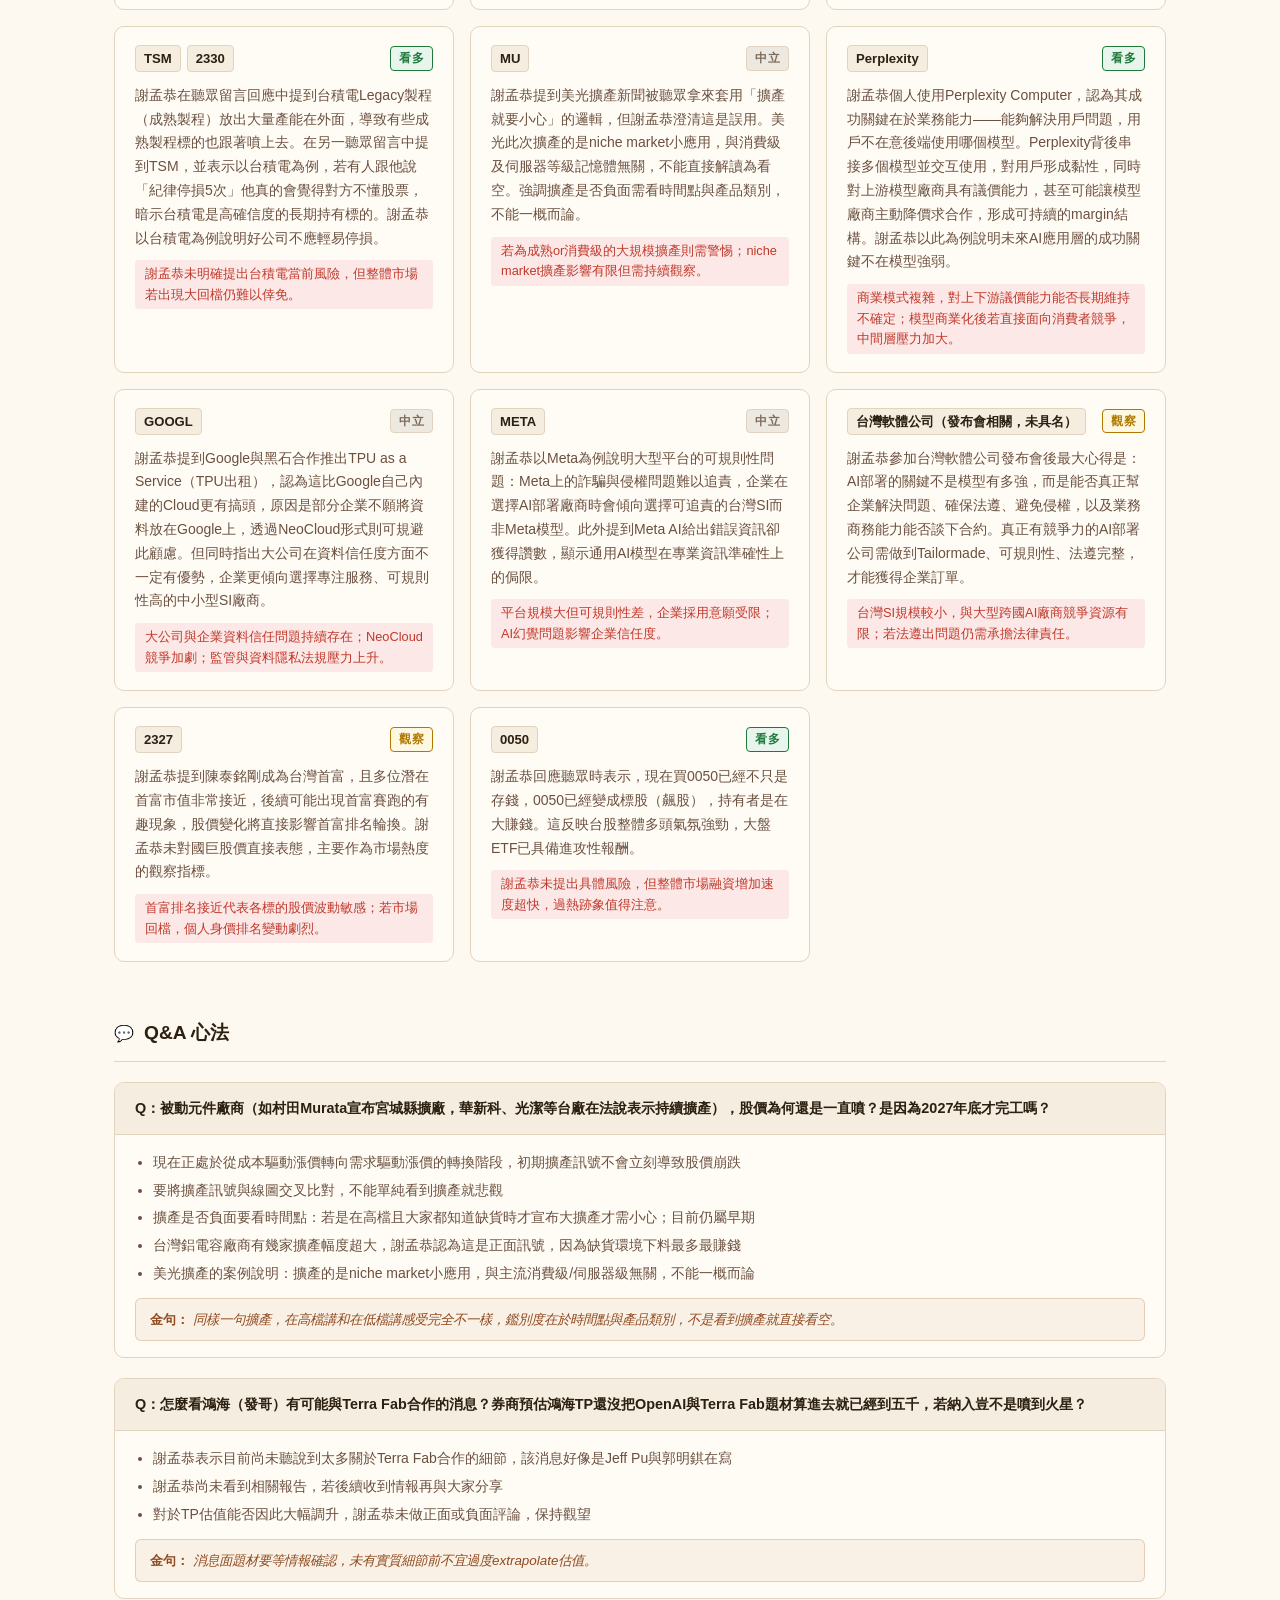
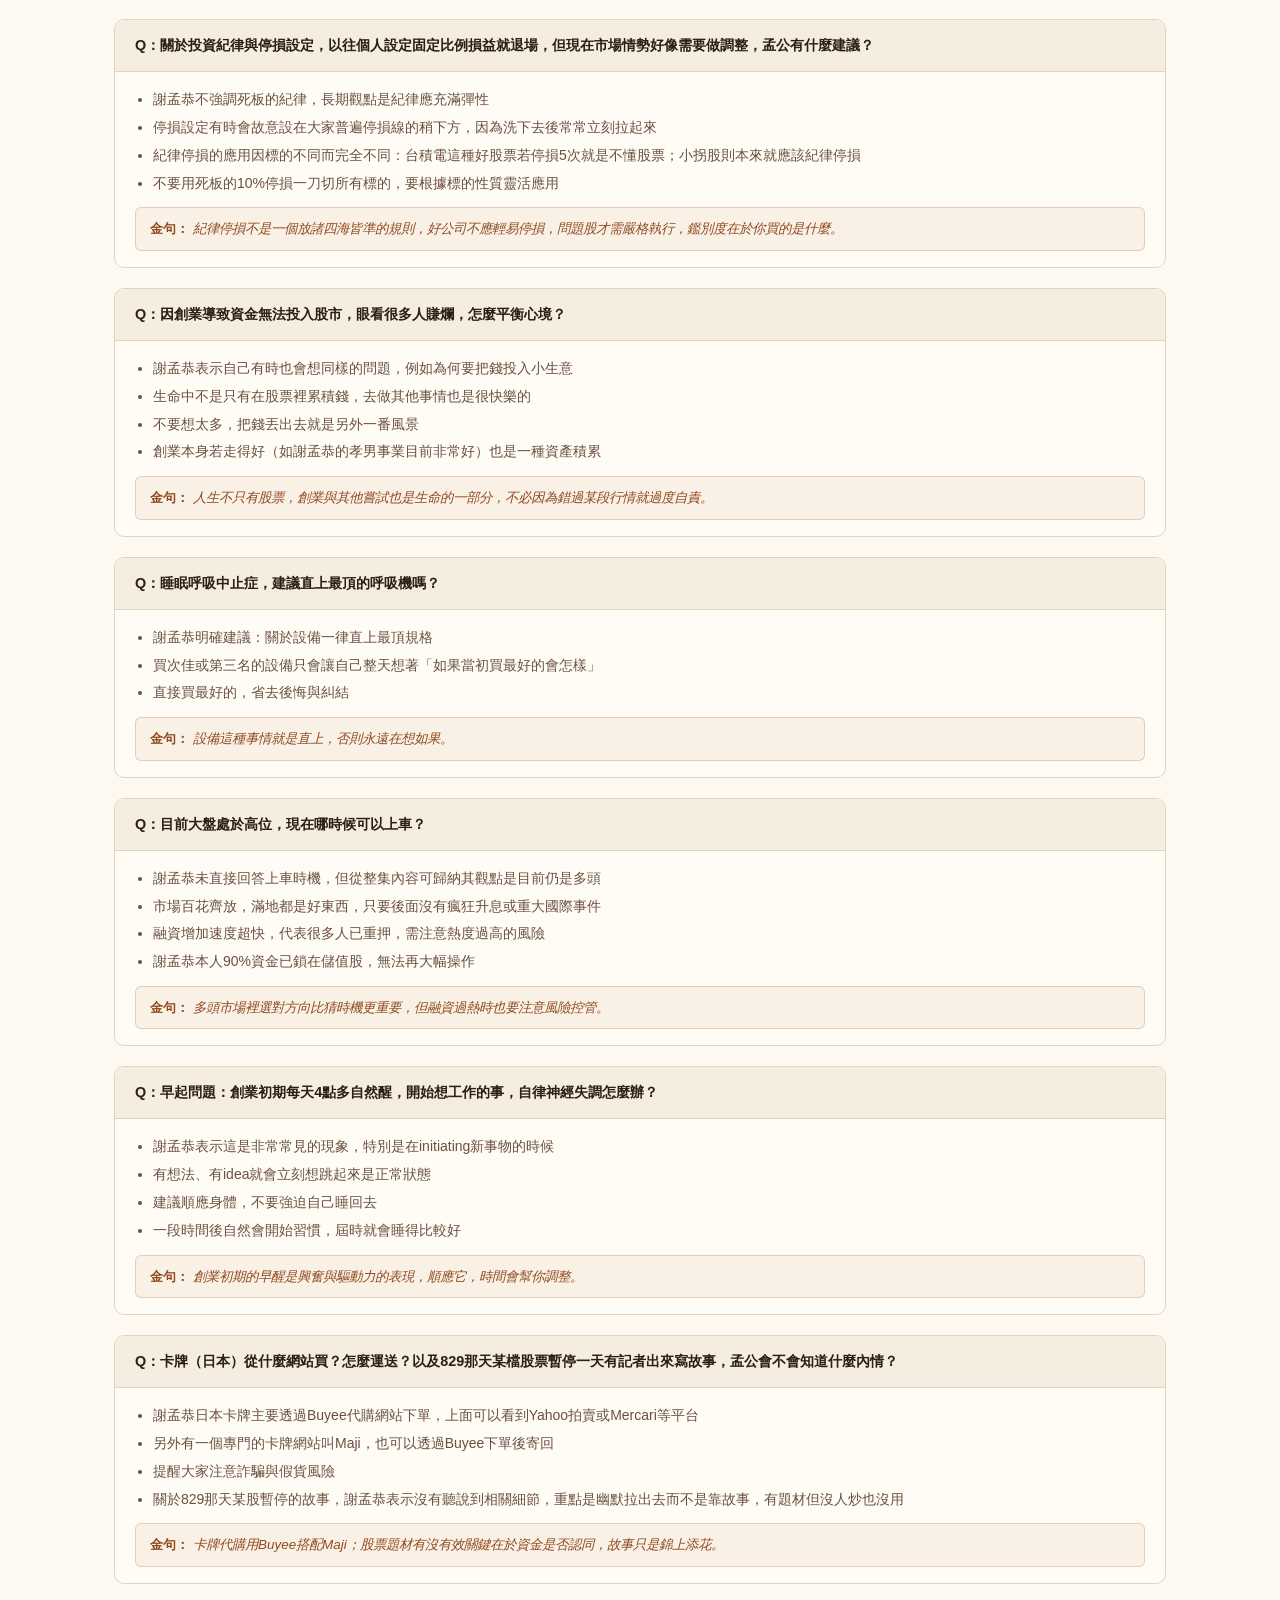
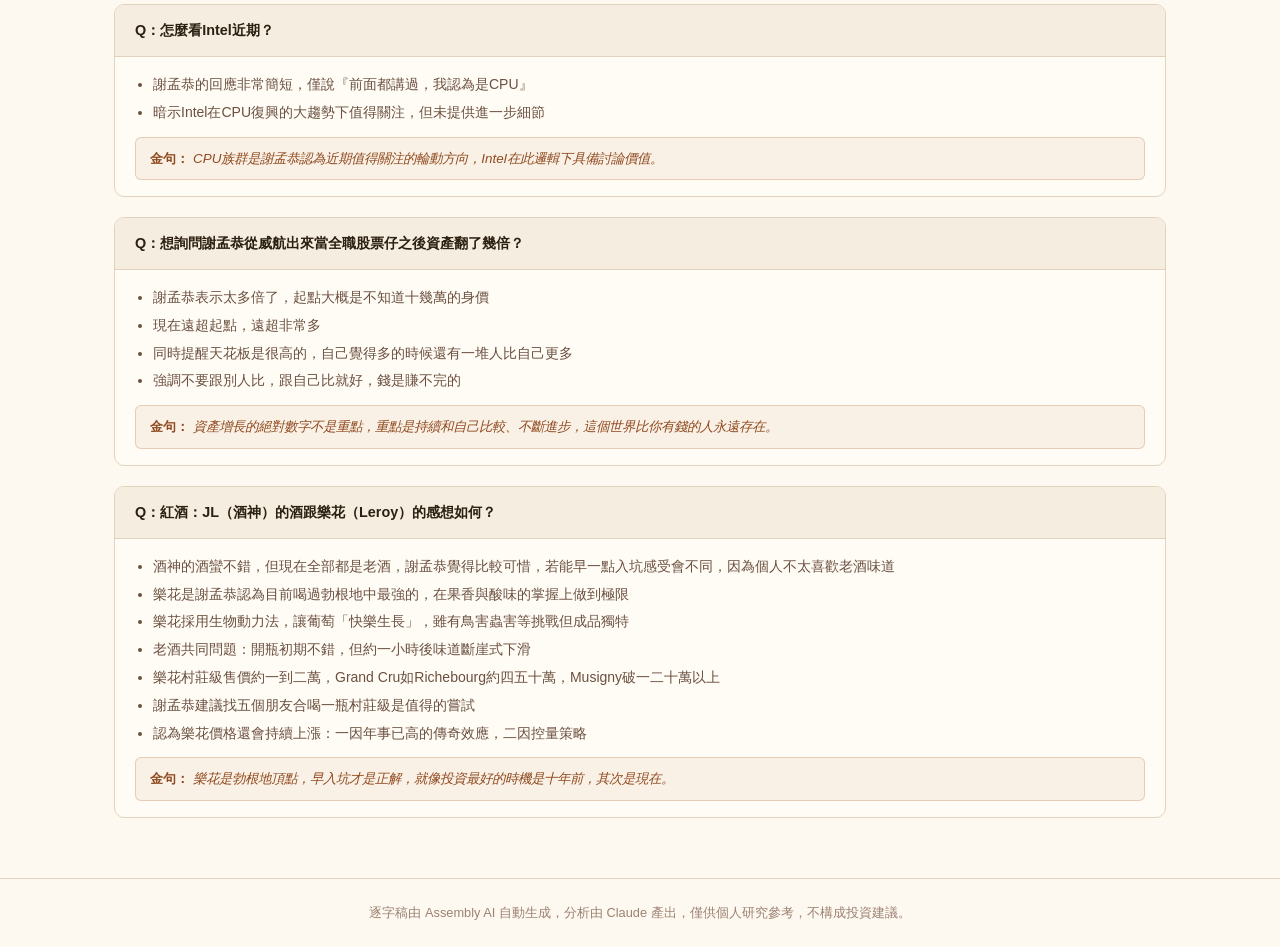
<file: ep-666.html>
<!DOCTYPE html>
<html lang="zh-TW">
<head>
  <meta charset="UTF-8" />
  <meta name="viewport" content="width=device-width, initial-scale=1.0" />
  <title>股癌 EP666 分析｜股癌 分析中心</title>
  <link rel="stylesheet" href="style.css" />
  <style>
    .news-list { display:flex; flex-direction:column; gap:12px; }
    .news-card { background:var(--bg-card); border:1px solid var(--border); border-radius:8px; padding:16px 20px; }
    .news-header { display:flex; justify-content:space-between; align-items:flex-start; margin-bottom:8px; gap:12px; flex-wrap:wrap; }
    .news-title { font-size:0.9rem; font-weight:600; color:var(--text-primary); }
    .news-meta { font-size:0.78rem; color:var(--text-muted); white-space:nowrap; }
    .news-event { font-size:0.875rem; color:var(--text-secondary); line-height:1.7; margin-bottom:6px; }
    .news-opinion { font-size:0.84rem; color:var(--accent-hover); font-style:italic; margin:0; }
    .news-domain-badge { display:inline-block; font-size:0.72rem; font-weight:600; background:var(--bg-secondary); border:1px solid var(--border); border-radius:4px; padding:2px 8px; color:var(--text-secondary); margin-bottom:8px; }
  </style>
</head>
<body>

  <header class="site-header">
    <div class="container">
      <h1><a href="index.html">股癌 分析中心</a></h1>
      <span class="header-badge">Assembly AI × Claude</span>
    </div>
  </header>

  <main class="container">

    <div class="back-nav">
      <a href="index.html">← 返回集數列表</a>
    </div>

    <div class="page-hero">
      <h2>EP666</h2>
      <div class="meta">
        <span class="meta-item">2026-05-30</span>
        <span class="meta-item">·</span>
        <span class="meta-item">轉錄信心分數：77%</span>
        <span class="meta-item">·</span><span class="meta-item">被動元件（MLCC）、鋁電容（含疊層式SPCAP、OSCON、牛角電容）、電感、電阻等其他被動元件</span>
      </div>
    </div>

    <nav class="section-nav">
      <ul>
        <li><a href="#summary" class="active">整集摘要</a></li>
        <li><a href="#news">今日新聞</a></li>
        <li><a href="#disclosure">持倉揭露</a></li>
        <li><a href="#stocks">個股分析</a></li>
        <li><a href="#qa">Q&amp;A 心法</a></li>
      </ul>
    </nav>

    <section class="section-block" id="summary">
      <h2><span class="section-icon">📋</span> 整集摘要</h2>
      <div class="summary-text">謝孟恭在本集節目中首先分享了近期個人持倉狀況：目前約90%資金鎖在儲值股（漲停板）中，且有大量是在20分鐘儲值股裡，幾乎無法動彈。他說明自己過去習慣用融資槓桿不斷加碼的操作模式——買滿後抵押部位借出資金再買，隨著股價上漲維持率改善再繼續加碼——但因券商近一個月持續控管額度，無法繼續放大部位，雖感可惜但也坦然接受，認為這或許是老天幫忙做風控，避免後續大回檔時損失擴大。

在被動元件方面，謝孟恭指出日本被動元件廠商股價已全面走弱，但台灣相關公司在法說會上開始改口，從過去認為是「成本驅動漲價」轉向承認是「需求驅動漲價」，這印證了市場派往往走在公司派前面的邏輯——因為市場派接觸的是甲方（下單方），比乙方（接單方）更早掌握訂單動向。他特別強調，除了MLCC持續被市場關注之外，鋁電容（包含疊層式SPCAP、OSCON及牛角電容）目前也面臨嚴重缺貨，根據來自江海的一份memo，全球產能缺口高達20%以上，後續將持續發酵漲價，但市場討論度遠不及MLCC，屬於被忽略的潛力標的。

在老AI復辟與軟體股全面爆射方面，謝孟恭觀察到資金開始從過去幾個月的光通訊族群，重新輪回到ODM/OEM等老AI硬體股（如鴻海、廣達、微星等），同時美國軟體股也出現全面性大漲。他認為觸發因素包括：Dell財報亮眼（但他認為這並非意外）、Salesforce大規模回購股票、ServiceNow執行長積極喊話、Okta與Snowflake繳出優異成績，這些都說明AI對軟體是加分而非取代。他以IGV ETF直接拉出高點作為資金表態的訊號。謝孟恭強調，他本身不會因為老AI噴出就急著追進，目前台股部位全數鎖住，靜待儲值解鎖後再做資金調配。

關於Anthropic執行長Dario Amodei與OpenAI執行長Sam Altman的末日論述轉向，謝孟恭認為他們開始收手是因為AI取代工作的論述引發政治反彈——政治人物面對選民壓力不得不威脅監管，這些AI老闆為了避免更嚴格的限制才開始調整說法。他重申黃仁勳的觀點才是正確的：AI是提升工作效率的工具，而非取代人力。

謝孟恭出席了台灣某軟體公司的發布會，並分享三項核心心得：第一，模型通用化後邊際效益遞減，未來真正的競爭優勢在於掌握專屬資料（封閉企業資料、行業特有資料），誰能存取這些資料誰就是贏家；第二，業務能力與商務能力將凌駕於模型技術能力，能真正深入企業解決問題、做Tailor-made部署的業者才能拿到訂單，這也是為何頂尖AI模型公司開始大量招募FDE工程師；第三，可歸責性（accountability）極為重要，企業在導入AI時需要有人可以負責，選擇台灣本地SI（系統整合商）而非直接使用Meta模型的原因正在於此——出了問題有人可以追究。他認為AI正從量產fastfood階段進入精緻化時代。

在市場整體判斷上，謝孟恭認為現在是百花齊放的多頭格局，融資增加速度非常快，市場資金充沛。他提醒擴產消息不能一刀切解讀，要看時間點——在低檔期擴產（如台灣鋁電容廠商）是好事，因為後續缺貨時料最多最賺；在高檔全市場都知道缺貨時宣布大擴產才需要警惕。他觀察到首富排名因鴻海等公司股價飆漲出現激烈競爭，陳泰銘成為台灣首富，後續首富寶座可能持續換手。</div>
    </section>
    
    <section class="section-block" id="news">
      <h2><span class="section-icon">📰</span> 今日新聞整理</h2>
      <div class="news-list"><div class="news-card"><div class="news-header"><span class="news-title">謝孟恭持倉揭露：90%資金鎖在漲停板，融資額度遭券商管控近一個月</span><span class="news-meta">約18分鐘 分鐘</span></div><span class="news-domain-badge">台股</span><p class="news-event">謝孟恭透露目前約90%資金鎖在儲值股（漲停板），其中大量為20分鐘儲值股，幾乎完全無法動彈。他說明過去慣用融資槓桿持續加碼的操作模式，但因券商管控融資額度已近一個月，無法繼續放大部位。他坦言如無此限制本可創下極度暴力的績效，但已坦然接受，視之為風控機制。</p><p class="news-opinion">謝孟恭認為這是老天幫忙做風控，避免後續若出現大回檔時損失擴大，不打算另找管道搬更多錢進來，目前策略是靜待持股解鎖後再做調配。</p></div>
<div class="news-card"><div class="news-header"><span class="news-title">被動元件公司開始改口：從成本驅動漲價轉向需求驅動漲價</span><span class="news-meta">約19分鐘 分鐘</span></div><span class="news-domain-badge">半導體</span><p class="news-event">謝孟恭指出，一兩個月前被動元件廠商在法說或小型場次中仍認為是成本驅動漲價，對第三季持續漲價態度保守。但最近這些公司已明顯改口，承認進入需求驅動漲價階段。他以市場派接觸甲方（下單方）比乙方（接單方）更早掌握訂單資訊來解釋市場派走在公司派前面的現象，並提到部分公司派內部人因不相信行情而提早賣出持股。</p><p class="news-opinion">謝孟恭認為這印證了市場派往往領先公司派的邏輯，甲方資訊更早流通，公司派在初期拒絕相信甚至出售持股，等訂單確認後才發現行情超出預期。</p></div>
<div class="news-card"><div class="news-header"><span class="news-title">鋁電容全球產能缺口達20%以上，牛角電容等品項嚴重缺貨</span><span class="news-meta">約21分鐘 分鐘</span></div><span class="news-domain-badge">半導體</span><p class="news-event">謝孟恭提到，除MLCC之外，鋁電容也開始出現嚴重缺貨，包含疊層式SPCAP、OSCON及牛角電容。他引述來自江海的一份memo，指出全球牛角電容產能缺口高達20%以上，所有廠商產能加總仍不足以滿足需求，預期後續將持續漲價發酵。他也提到電感、電阻後續可能依序跟進。</p><p class="news-opinion">謝孟恭認為市場目前過度聚焦在MLCC，忽略了鋁電容這個更缺的品項，這是一種錦上添花式的資金配置失衡，但即便如此鋁電容相關標的也仍有上漲，只是市場討論度不足。</p></div>
<div class="news-card"><div class="news-header"><span class="news-title">老AI硬體股復辟，ODM/OEM族群全面爆射，資金重新輪回</span><span class="news-meta">約23分鐘 分鐘</span></div><span class="news-domain-badge">台股</span><p class="news-event">謝孟恭觀察到市場資金開始從光通訊族群輪回至ODM/OEM等老AI硬體股，鴻海、廣達等出現漲停。同時美國軟體股也出現全面性大漲，他將這波行情定性為「老AI復辟」。他以陳泰銘成為台灣首富為例，指出幾位首富個人資產相當接近，股價波動可能持續引發首富寶座輪替。</p><p class="news-opinion">謝孟恭表示他本身不會因老AI爆射就急著追進，認為這是市場資金充沛下的百花齊放現象，目前台股部位全數鎖住無法動彈，但他相信這些族群長期都是好的，只是有輕重緩急之分。</p></div>
<div class="news-card"><div class="news-header"><span class="news-title">美股軟體股全面大漲，Snowflake、Okta、ServiceNow等交出亮眼成績</span><span class="news-meta">約25分鐘 分鐘</span></div><span class="news-domain-badge">美股</span><p class="news-event">謝孟恭指出Salesforce宣布大規模股票回購創歷史新高，ServiceNow執行長積極為公司喊話，Okta與Snowflake均繳出超預期的財報成績，顯示AI對軟體公司是加分而非扣分。他以IGV ETF直接拉出高點作為資金表態的訊號，認為市場資金開始往軟體方向流動。</p><p class="news-opinion">謝孟恭認為軟體股上漲的核心原因是靠成績說話，而非僅靠論述改變。他視IGV ETF突破高點為明確的多頭表態，後續資金很可能持續流入軟體族群，建議關注此方向。</p></div>
<div class="news-card"><div class="news-header"><span class="news-title">Dario Amodei與Sam Altman開始收手AI末日論，謝孟恭：黃仁勳的觀點才是對的</span><span class="news-meta">約26分鐘 分鐘</span></div><span class="news-domain-badge">AI</span><p class="news-event">謝孟恭觀察到Anthropic執行長Dario Amodei與OpenAI執行長Sam Altman近期不約而同地調整AI取代人力的末日論述。他分析其原因在於這些論述引發政治反彈，政治人物面對選民壓力開始威脅監管，Google前高層在大學畢業演講上講到AI被學生噓場即為例證。</p><p class="news-opinion">謝孟恭重申他一直支持黃仁勳的觀點：AI是提升工作效率的工具，會帶來更多就業而非取代人力。他認為這些AI老闆過去為行銷產品而誇大AI能力的做法已開始造成反效果，被迫收手是必然結果。</p></div>
<div class="news-card"><div class="news-header"><span class="news-title">台灣軟體發布會心得：資料掌控權、業務能力與可歸責性將是AI應用層關鍵競爭優勢</span><span class="news-meta">約35分鐘 分鐘</span></div><span class="news-domain-badge">AI</span><p class="news-event">謝孟恭出席台灣某軟體公司發布會後分享三項核心心得：一、通用模型訓練資料高度同質化，未來誰掌握企業封閉資料誰就是贏家；二、業務與商務能力將凌駕模型技術能力，頂尖AI模型公司大量招募FDE工程師印證此趨勢；三、可歸責性極為重要，企業導入AI需要有人可以負責，選擇本地SI而非直接使用大廠模型的關鍵在此。</p><p class="news-opinion">謝孟恭認為AI正從量產fastfood階段進入精緻化時代，過去AIOT大數據是Buzzword，現在AI真正讓資料可以快速產出有用結果，但最終勝負仍取決於誰能深入企業解決問題、誰能做好Tailor-made部署，而非誰的模型技術最強。</p></div>
<div class="news-card"><div class="news-header"><span class="news-title">被動元件擴產訊息解讀：春田宣布宮城縣擴廠，台灣廠商同步擴產</span><span class="news-meta">約Q&amp;A段落 分鐘</span></div><span class="news-domain-badge">半導體</span><p class="news-event">聽眾提問春田宣布在宮城縣擴廠，華新科與國巨等台灣被動元件廠在法說會也表示將持續擴產，但股價仍持續上漲，詢問原因。謝孟恭回應目前正處於從成本驅動漲價到需求驅動漲價的轉換階段，初期擴產不會立刻壓垮股價，且台灣鋁電容廠商大幅擴產他認為是正面訊號，因為後續缺貨時料最多的廠商最賺錢。</p><p class="news-opinion">謝孟恭強調擴產訊息不能一刀切解讀，必須結合時間點判斷：低檔期擴產是好事，高檔期全市場都知道超缺時宣布大擴產才需要警惕。他也舉美光擴產為例說明要看清楚擴的是哪個市場區塊，切勿看到擴產就直接放空。</p></div>
<div class="news-card"><div class="news-header"><span class="news-title">鴻海與TERRAFAB合作傳聞，券商目標價估值尚未納入OpenAI與TERRAFAB題材</span><span class="news-meta">約Q&amp;A段落 分鐘</span></div><span class="news-domain-badge">台股</span><p class="news-event">聽眾提到目前券商對鴻海的目標價預估已達5000元，且尚未將OpenAI與TERRAFAB合作題材納入計算，詢問謝孟恭看法。謝孟恭表示目前尚未收到太多關於此合作的細節，該消息似乎來自Jeff Pu（郭明錤等分析師）的報告，他尚未看到相關資料。</p><p class="news-opinion">謝孟恭表示若後續收到相關情報會再與聽眾分享，目前無法評論此題材對鴻海估值的影響。</p></div></div>
    </section>

    <section class="section-block" id="disclosure">
      <h2><span class="section-icon">💼</span> 主持人持倉揭露</h2>
      <div class="disclosure-list">
        <div class="disclosure-card"><div class="ticker-row"><span class="disclosure-ticker">台股持股（未具名）</span><span class="disclosure-action">持有</span></div><blockquote>「我大概有目前可能90%的資金是在儲值股裡面而且有很多是在20分鐘儲值股裡面」</blockquote></div>
<div class="disclosure-card"><div class="ticker-row"><span class="disclosure-ticker">台股持股（未具名）</span><span class="disclosure-action">持有/無法加碼</span></div><blockquote>「券商不放額度給我所以有時候也覺得有點可惜就是如果這一波沒有遇到這種額度控管的話那可以打出一個極度暴力的成績」</blockquote></div>
      </div>
    </section>

    <section class="section-block" id="stocks">
      <h2><span class="section-icon">📊</span> 個股 / 族群分析</h2>
      <div class="stock-grid">
        <div class="stock-card"><div class="stock-card-header"><div class="stock-tickers"><span class="stock-ticker">被動元件（MLCC）</span></div><span class="badge badge-bullish">看多</span></div><p class="stock-analysis">市場討論核心仍在MLCC，但謝孟恭認為市場過度聚焦於此。日本被動元件廠已全面做壞，台灣廠商在法說會上已從「成本驅動漲價」改口為「需求驅動漲價」，代表市場進入更強勁的上漲階段。公司派一兩個月前還不看好第三季持續漲價，現在已開始改口。市場派因掌握甲方資訊往往走在公司派前面。謝孟恭認為MLCC雖缺，但市場已充分關注，屬於錦上添花。</p><span class="stock-risk">市場資金已大量湧入，過度集中於MLCC可能忽略其他更缺的被動元件；公司派初期不相信甚至賣股，顯示訊息不對稱風險存在。</span></div>
<div class="stock-card"><div class="stock-card-header"><div class="stock-tickers"><span class="stock-ticker">鋁電容（含疊層式SPCAP、OSCON、牛角電容）</span></div><span class="badge badge-bullish">看多</span></div><p class="stock-analysis">謝孟恭認為鋁電容是目前市場忽略的重要機會。收到江海的memo顯示全球缺口高達20%以上，所有產能加總仍不夠。特殊產品線如牛角電容亦極度短缺。市場討論度不足，但股價已在上漲，只是漲幅討論度遠低於MLCC。台灣鋁電容廠商有幾家擴產幅度超大，謝孟恭認為這是正面訊號，因為缺貨下擴產代表後面料最多最賺錢。後面應持續發酵持續漲價。</p><span class="stock-risk">市場關注度低，但實際缺貨嚴重；擴產需看時間點，若在高檔大家都知道缺貨時才擴產則需小心，但目前時間點尚屬早期。</span></div>
<div class="stock-card"><div class="stock-card-header"><div class="stock-tickers"><span class="stock-ticker">電感、電阻等其他被動元件</span></div><span class="badge badge-watchful">觀察</span></div><p class="stock-analysis">謝孟恭提到被動元件缺貨順序：彈電與高階MLCC最缺，其次鋁電容，再來可能是電感，然後電阻。市場目前只在看MLCC，對其他被動元件關注不足，但實際上這些也都有在上漲。屬於市場尚未充分反應的區塊。</p><span class="stock-risk">市場討論度低，輪動時間不確定；整體被動元件族群若出現大回檔，這類標的也難以倖免。</span></div>
<div class="stock-card"><div class="stock-card-header"><div class="stock-tickers"><span class="stock-ticker">老AI / ODM / OEM / EMS（鴻海、廣達、微影等）</span></div><span class="badge badge-watchful">觀察</span></div><p class="stock-analysis">謝孟恭觀察到近期老AI全面復辟，市場資金重新流回ODM/OEM族群。禮拜五鴻海與廣達直接拉漲停。Dell財報亮眼被視為觸發點，但謝孟恭認為這並非意外成績，只是資金選擇回流。過去一段時間資金大幅撤出ODM/EMS，但其營收獲利一直有成長，只是市場不願推PE估值。謝孟恭本身不會因此大幅調整資金方向，認為是百花齊放的多頭市場中的一個輪動選項。</p><span class="stock-risk">資金輪動性質強，不確定能持續多久；融資增加速度超快，市場情緒偏熱；個人持股已被鎖在儲值股無法追進。</span></div>
<div class="stock-card"><div class="stock-card-header"><div class="stock-tickers"><span class="stock-ticker">CRM</span><span class="stock-ticker">NOW</span><span class="stock-ticker">OKTA</span><span class="stock-ticker">SNOW</span></div><span class="badge badge-bullish">看多</span></div><p class="stock-analysis">謝孟恭認為AI軟體股目前正進入論述重建的大波段。Salesforce宣布record high的買回庫藏股、ServiceNow老闆表態外界AI論述講錯、Okta與Snowflake開出極好成績，均顯示AI對軟體公司是加分而非扣分。IGV ETF直接拉出高點，謝孟恭視為資金表態，後續資金有望持續往軟體方向跑。從基本面看，部分軟體公司已成功從seat-based計費轉為token-based計費，受益於AI應用放大，營收與獲利增速越開越好。</p><span class="stock-risk">仍有部分軟體公司轉型失敗；AI取代工作的論述雖退潮，但監管風險持續；Founder-Mode公司轉型成功率較高，非Founder公司風險較大。</span></div>
<div class="stock-card"><div class="stock-card-header"><div class="stock-tickers"><span class="stock-ticker">光通訊族群</span></div><span class="badge badge-neutral">中立</span></div><p class="stock-analysis">謝孟恭提到光通訊在近期已進入休息階段，資金從光通轉向其他族群。2025年曾是光通最火紅的表現，但目前已非資金追逐重心。謝孟恭以此說明市場輪動的規律性，任何族群都有其輪迴，不應在不好時亂diss。</p><span class="stock-risk">短期資金已撤出，但長線基本面未必改變；輪動方向難以精確預測。</span></div>
<div class="stock-card"><div class="stock-card-header"><div class="stock-tickers"><span class="stock-ticker">AI基礎設施（GPU、ASIC）</span></div><span class="badge badge-neutral">中立</span></div><p class="stock-analysis">謝孟恭提到過去市場專注在GPU與ASIC，近期大家發現CPU很好，一堆資金衝進CPU，顯示AI硬體內部也在做輪動。這呼應其一貫觀點：AI硬體鏈條上每個環節都會有自己的輪迴，不應只看最熱門的標的。</p><span class="stock-risk">輪動節奏快，追高風險高；個別公司表現差異大，不可一概而論。</span></div>
<div class="stock-card"><div class="stock-card-header"><div class="stock-tickers"><span class="stock-ticker">CPU相關族群</span></div><span class="badge badge-watchful">觀察</span></div><p class="stock-analysis">謝孟恭觀察到近期市場資金從GPU/ASIC轉移至CPU，視為AI硬體族群內部輪動的一個新方向。前面提到Intel也被聽眾詢問，謝孟恭認為CPU值得關注（在Intel留言部分提到「我認為是CPU」）。</p><span class="stock-risk">輪動訊號剛出現，追進風險較高；需觀察是否有實質業績支撐。</span></div>
<div class="stock-card"><div class="stock-card-header"><div class="stock-tickers"><span class="stock-ticker">AI軟體應用層（OpenAI、Anthropic等）</span></div><span class="badge badge-bullish">看多</span></div><p class="stock-analysis">謝孟恭認為OpenAI與Anthropic的ARR數字恐怖，已抓到大量應用面的錢，未來軟體Portfolio中這兩家會佔很大比重。兩家老闆Dario Modiと Sam Altman開始收手末日論述，轉為強調AI幫助提升效率而非取代人，此論述轉向有利於整體AI應用生態。真正的競爭關鍵在於業務能力、商務能力與可規則性，而非模型本身的強弱，因為各家模型訓練資料同質性高，邊際效益遞減。</p><span class="stock-risk">末日論述退潮但監管壓力仍在；各家模型能力趨同後，業務競爭激烈；資料取得能力將成為未來最大差異化因素。</span></div>
<div class="stock-card"><div class="stock-card-header"><div class="stock-tickers"><span class="stock-ticker">TSM</span><span class="stock-ticker">2330</span></div><span class="badge badge-bullish">看多</span></div><p class="stock-analysis">謝孟恭在聽眾留言回應中提到台積電Legacy製程（成熟製程）放出大量產能在外面，導致有些成熟製程標的也跟著噴上去。在另一聽眾留言中提到TSM，並表示以台積電為例，若有人跟他說「紀律停損5次」他真的會覺得對方不懂股票，暗示台積電是高確信度的長期持有標的。謝孟恭以台積電為例說明好公司不應輕易停損。</p><span class="stock-risk">謝孟恭未明確提出台積電當前風險，但整體市場若出現大回檔仍難以倖免。</span></div>
<div class="stock-card"><div class="stock-card-header"><div class="stock-tickers"><span class="stock-ticker">MU</span></div><span class="badge badge-neutral">中立</span></div><p class="stock-analysis">謝孟恭提到美光擴產新聞被聽眾拿來套用「擴產就要小心」的邏輯，但謝孟恭澄清這是誤用。美光此次擴產的是niche market小應用，與消費級及伺服器等級記憶體無關，不能直接解讀為看空。強調擴產是否負面需看時間點與產品類別，不能一概而論。</p><span class="stock-risk">若為成熟or消費級的大規模擴產則需警惕；niche market擴產影響有限但需持續觀察。</span></div>
<div class="stock-card"><div class="stock-card-header"><div class="stock-tickers"><span class="stock-ticker">Perplexity</span></div><span class="badge badge-bullish">看多</span></div><p class="stock-analysis">謝孟恭個人使用Perplexity Computer，認為其成功關鍵在於業務能力——能夠解決用戶問題，用戶不在意後端使用哪個模型。Perplexity背後串接多個模型並交互使用，對用戶形成黏性，同時對上游模型廠商具有議價能力，甚至可能讓模型廠商主動降價求合作，形成可持續的margin結構。謝孟恭以此為例說明未來AI應用層的成功關鍵不在模型強弱。</p><span class="stock-risk">商業模式複雜，對上下游議價能力能否長期維持不確定；模型商業化後若直接面向消費者競爭，中間層壓力加大。</span></div>
<div class="stock-card"><div class="stock-card-header"><div class="stock-tickers"><span class="stock-ticker">GOOGL</span></div><span class="badge badge-neutral">中立</span></div><p class="stock-analysis">謝孟恭提到Google與黑石合作推出TPU as a Service（TPU出租），認為這比Google自己內建的Cloud更有搞頭，原因是部分企業不願將資料放在Google上，透過NeoCloud形式則可規避此顧慮。但同時指出大公司在資料信任度方面不一定有優勢，企業更傾向選擇專注服務、可規則性高的中小型SI廠商。</p><span class="stock-risk">大公司與企業資料信任問題持續存在；NeoCloud競爭加劇；監管與資料隱私法規壓力上升。</span></div>
<div class="stock-card"><div class="stock-card-header"><div class="stock-tickers"><span class="stock-ticker">META</span></div><span class="badge badge-neutral">中立</span></div><p class="stock-analysis">謝孟恭以Meta為例說明大型平台的可規則性問題：Meta上的詐騙與侵權問題難以追責，企業在選擇AI部署廠商時會傾向選擇可追責的台灣SI而非Meta模型。此外提到Meta AI給出錯誤資訊卻獲得讚數，顯示通用AI模型在專業資訊準確性上的侷限。</p><span class="stock-risk">平台規模大但可規則性差，企業採用意願受限；AI幻覺問題影響企業信任度。</span></div>
<div class="stock-card"><div class="stock-card-header"><div class="stock-tickers"><span class="stock-ticker">台灣軟體公司（發布會相關，未具名）</span></div><span class="badge badge-watchful">觀察</span></div><p class="stock-analysis">謝孟恭參加台灣軟體公司發布會後最大心得是：AI部署的關鍵不是模型有多強，而是能否真正幫企業解決問題、確保法遵、避免侵權，以及業務商務能力能否談下合約。真正有競爭力的AI部署公司需做到Tailormade、可規則性、法遵完整，才能獲得企業訂單。</p><span class="stock-risk">台灣SI規模較小，與大型跨國AI廠商競爭資源有限；若法遵出問題仍需承擔法律責任。</span></div>
<div class="stock-card"><div class="stock-card-header"><div class="stock-tickers"><span class="stock-ticker">2327</span></div><span class="badge badge-watchful">觀察</span></div><p class="stock-analysis">謝孟恭提到陳泰銘剛成為台灣首富，且多位潛在首富市值非常接近，後續可能出現首富賽跑的有趣現象，股價變化將直接影響首富排名輪換。謝孟恭未對國巨股價直接表態，主要作為市場熱度的觀察指標。</p><span class="stock-risk">首富排名接近代表各標的股價波動敏感；若市場回檔，個人身價排名變動劇烈。</span></div>
<div class="stock-card"><div class="stock-card-header"><div class="stock-tickers"><span class="stock-ticker">0050</span></div><span class="badge badge-bullish">看多</span></div><p class="stock-analysis">謝孟恭回應聽眾時表示，現在買0050已經不只是存錢，0050已經變成標股（飆股），持有者是在大賺錢。這反映台股整體多頭氣氛強勁，大盤ETF已具備進攻性報酬。</p><span class="stock-risk">謝孟恭未提出具體風險，但整體市場融資增加速度超快，過熱跡象值得注意。</span></div>
      </div>
    </section>

    <section class="section-block" id="qa">
      <h2><span class="section-icon">💬</span> Q&amp;A 心法</h2>
      <div class="qa-list">
        <div class="qa-card"><div class="qa-question">Q：被動元件廠商（如村田Murata宣布宮城縣擴廠，華新科、光潔等台廠在法說表示持續擴產），股價為何還是一直噴？是因為2027年底才完工嗎？</div><div class="qa-body"><ul class="qa-points"><li>現在正處於從成本驅動漲價轉向需求驅動漲價的轉換階段，初期擴產訊號不會立刻導致股價崩跌</li><li>要將擴產訊號與線圖交叉比對，不能單純看到擴產就悲觀</li><li>擴產是否負面要看時間點：若是在高檔且大家都知道缺貨時才宣布大擴產才需小心；目前仍屬早期</li><li>台灣鋁電容廠商有幾家擴產幅度超大，謝孟恭認為這是正面訊號，因為缺貨環境下料最多最賺錢</li><li>美光擴產的案例說明：擴產的是niche market小應用，與主流消費級/伺服器級無關，不能一概而論</li></ul><div class="qa-takeaway">同樣一句擴產，在高檔講和在低檔講感受完全不一樣，鑑別度在於時間點與產品類別，不是看到擴產就直接看空。</div></div></div>
<div class="qa-card"><div class="qa-question">Q：怎麼看鴻海（發哥）有可能與Terra Fab合作的消息？券商預估鴻海TP還沒把OpenAI與Terra Fab題材算進去就已經到五千，若納入豈不是噴到火星？</div><div class="qa-body"><ul class="qa-points"><li>謝孟恭表示目前尚未聽說到太多關於Terra Fab合作的細節，該消息好像是Jeff Pu與郭明錤在寫</li><li>謝孟恭尚未看到相關報告，若後續收到情報再與大家分享</li><li>對於TP估值能否因此大幅調升，謝孟恭未做正面或負面評論，保持觀望</li></ul><div class="qa-takeaway">消息面題材要等情報確認，未有實質細節前不宜過度extrapolate估值。</div></div></div>
<div class="qa-card"><div class="qa-question">Q：關於投資紀律與停損設定，以往個人設定固定比例損益就退場，但現在市場情勢好像需要做調整，孟公有什麼建議？</div><div class="qa-body"><ul class="qa-points"><li>謝孟恭不強調死板的紀律，長期觀點是紀律應充滿彈性</li><li>停損設定有時會故意設在大家普遍停損線的稍下方，因為洗下去後常常立刻拉起來</li><li>紀律停損的應用因標的不同而完全不同：台積電這種好股票若停損5次就是不懂股票；小拐股則本來就應該紀律停損</li><li>不要用死板的10%停損一刀切所有標的，要根據標的性質靈活應用</li></ul><div class="qa-takeaway">紀律停損不是一個放諸四海皆準的規則，好公司不應輕易停損，問題股才需嚴格執行，鑑別度在於你買的是什麼。</div></div></div>
<div class="qa-card"><div class="qa-question">Q：因創業導致資金無法投入股市，眼看很多人賺爛，怎麼平衡心境？</div><div class="qa-body"><ul class="qa-points"><li>謝孟恭表示自己有時也會想同樣的問題，例如為何要把錢投入小生意</li><li>生命中不是只有在股票裡累積錢，去做其他事情也是很快樂的</li><li>不要想太多，把錢丟出去就是另外一番風景</li><li>創業本身若走得好（如謝孟恭的孝男事業目前非常好）也是一種資產積累</li></ul><div class="qa-takeaway">人生不只有股票，創業與其他嘗試也是生命的一部分，不必因為錯過某段行情就過度自責。</div></div></div>
<div class="qa-card"><div class="qa-question">Q：睡眠呼吸中止症，建議直上最頂的呼吸機嗎？</div><div class="qa-body"><ul class="qa-points"><li>謝孟恭明確建議：關於設備一律直上最頂規格</li><li>買次佳或第三名的設備只會讓自己整天想著「如果當初買最好的會怎樣」</li><li>直接買最好的，省去後悔與糾結</li></ul><div class="qa-takeaway">設備這種事情就是直上，否則永遠在想如果。</div></div></div>
<div class="qa-card"><div class="qa-question">Q：目前大盤處於高位，現在哪時候可以上車？</div><div class="qa-body"><ul class="qa-points"><li>謝孟恭未直接回答上車時機，但從整集內容可歸納其觀點是目前仍是多頭</li><li>市場百花齊放，滿地都是好東西，只要後面沒有瘋狂升息或重大國際事件</li><li>融資增加速度超快，代表很多人已重押，需注意熱度過高的風險</li><li>謝孟恭本人90%資金已鎖在儲值股，無法再大幅操作</li></ul><div class="qa-takeaway">多頭市場裡選對方向比猜時機更重要，但融資過熱時也要注意風險控管。</div></div></div>
<div class="qa-card"><div class="qa-question">Q：早起問題：創業初期每天4點多自然醒，開始想工作的事，自律神經失調怎麼辦？</div><div class="qa-body"><ul class="qa-points"><li>謝孟恭表示這是非常常見的現象，特別是在initiating新事物的時候</li><li>有想法、有idea就會立刻想跳起來是正常狀態</li><li>建議順應身體，不要強迫自己睡回去</li><li>一段時間後自然會開始習慣，屆時就會睡得比較好</li></ul><div class="qa-takeaway">創業初期的早醒是興奮與驅動力的表現，順應它，時間會幫你調整。</div></div></div>
<div class="qa-card"><div class="qa-question">Q：卡牌（日本）從什麼網站買？怎麼運送？以及829那天某檔股票暫停一天有記者出來寫故事，孟公會不會知道什麼內情？</div><div class="qa-body"><ul class="qa-points"><li>謝孟恭日本卡牌主要透過Buyee代購網站下單，上面可以看到Yahoo拍賣或Mercari等平台</li><li>另外有一個專門的卡牌網站叫Maji，也可以透過Buyee下單後寄回</li><li>提醒大家注意詐騙與假貨風險</li><li>關於829那天某股暫停的故事，謝孟恭表示沒有聽說到相關細節，重點是幽默拉出去而不是靠故事，有題材但沒人炒也沒用</li></ul><div class="qa-takeaway">卡牌代購用Buyee搭配Maji；股票題材有沒有效關鍵在於資金是否認同，故事只是錦上添花。</div></div></div>
<div class="qa-card"><div class="qa-question">Q：怎麼看Intel近期？</div><div class="qa-body"><ul class="qa-points"><li>謝孟恭的回應非常簡短，僅說『前面都講過，我認為是CPU』</li><li>暗示Intel在CPU復興的大趨勢下值得關注，但未提供進一步細節</li></ul><div class="qa-takeaway">CPU族群是謝孟恭認為近期值得關注的輪動方向，Intel在此邏輯下具備討論價值。</div></div></div>
<div class="qa-card"><div class="qa-question">Q：想詢問謝孟恭從威航出來當全職股票仔之後資產翻了幾倍？</div><div class="qa-body"><ul class="qa-points"><li>謝孟恭表示太多倍了，起點大概是不知道十幾萬的身價</li><li>現在遠超起點，遠超非常多</li><li>同時提醒天花板是很高的，自己覺得多的時候還有一堆人比自己更多</li><li>強調不要跟別人比，跟自己比就好，錢是賺不完的</li></ul><div class="qa-takeaway">資產增長的絕對數字不是重點，重點是持續和自己比較、不斷進步，這個世界比你有錢的人永遠存在。</div></div></div>
<div class="qa-card"><div class="qa-question">Q：紅酒：JL（酒神）的酒跟樂花（Leroy）的感想如何？</div><div class="qa-body"><ul class="qa-points"><li>酒神的酒蠻不錯，但現在全部都是老酒，謝孟恭覺得比較可惜，若能早一點入坑感受會不同，因為個人不太喜歡老酒味道</li><li>樂花是謝孟恭認為目前喝過勃根地中最強的，在果香與酸味的掌握上做到極限</li><li>樂花採用生物動力法，讓葡萄「快樂生長」，雖有鳥害蟲害等挑戰但成品獨特</li><li>老酒共同問題：開瓶初期不錯，但約一小時後味道斷崖式下滑</li><li>樂花村莊級售價約一到二萬，Grand Cru如Richebourg約四五十萬，Musigny破一二十萬以上</li><li>謝孟恭建議找五個朋友合喝一瓶村莊級是值得的嘗試</li><li>認為樂花價格還會持續上漲：一因年事已高的傳奇效應，二因控量策略</li></ul><div class="qa-takeaway">樂花是勃根地頂點，早入坑才是正解，就像投資最好的時機是十年前，其次是現在。</div></div></div>
      </div>
    </section>

  </main>

  <footer class="site-footer">
    <div class="container">
      逐字稿由 Assembly AI 自動生成，分析由 Claude 產出，僅供個人研究參考，不構成投資建議。
    </div>
  </footer>

  <script>
    const sections = document.querySelectorAll('.section-block');
    const navLinks = document.querySelectorAll('.section-nav a');
    const observer = new IntersectionObserver(entries => {
      entries.forEach(entry => {
        if (entry.isIntersecting) {
          navLinks.forEach(a => a.classList.remove('active'));
          const active = document.querySelector(`.section-nav a[href="#${entry.target.id}"]`);
          if (active) active.classList.add('active');
        }
      });
    }, { rootMargin: '-20% 0px -70% 0px' });
    sections.forEach(s => observer.observe(s));
  </script>

</body>
</html>
</file>
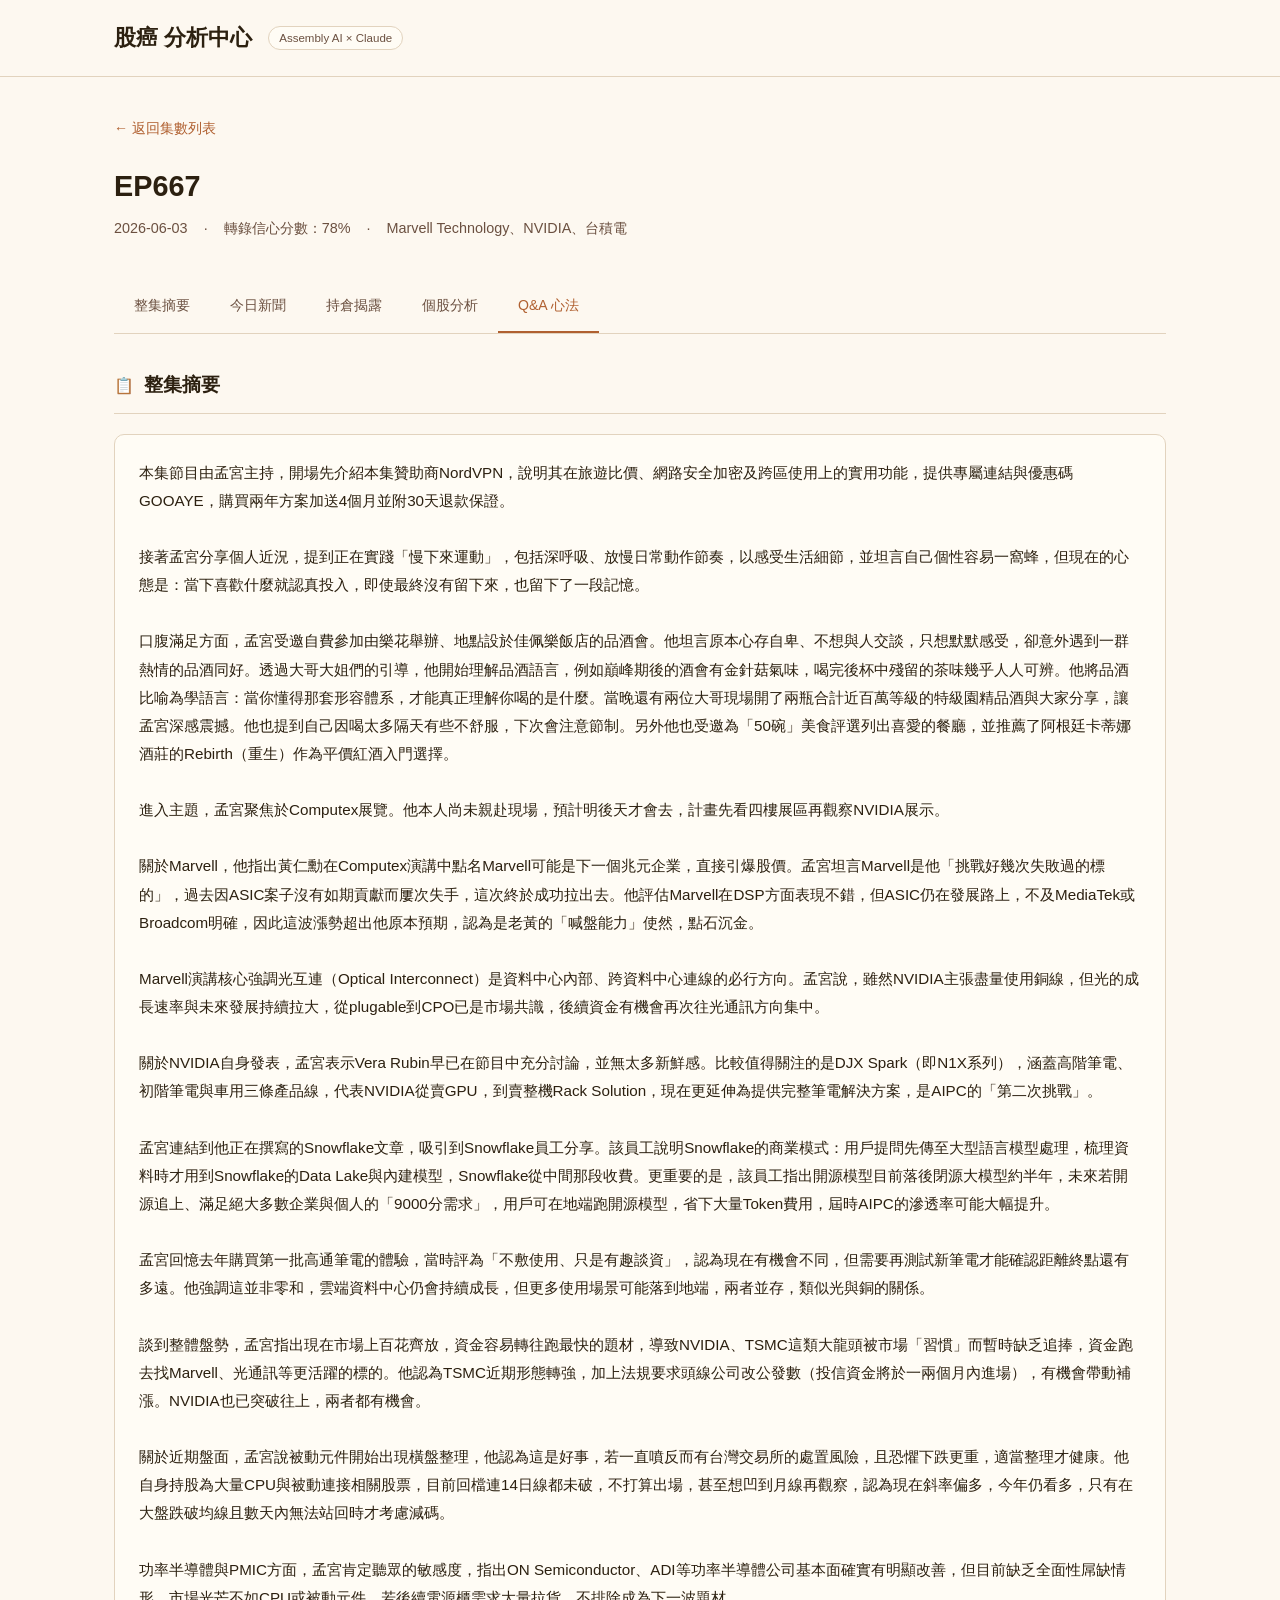
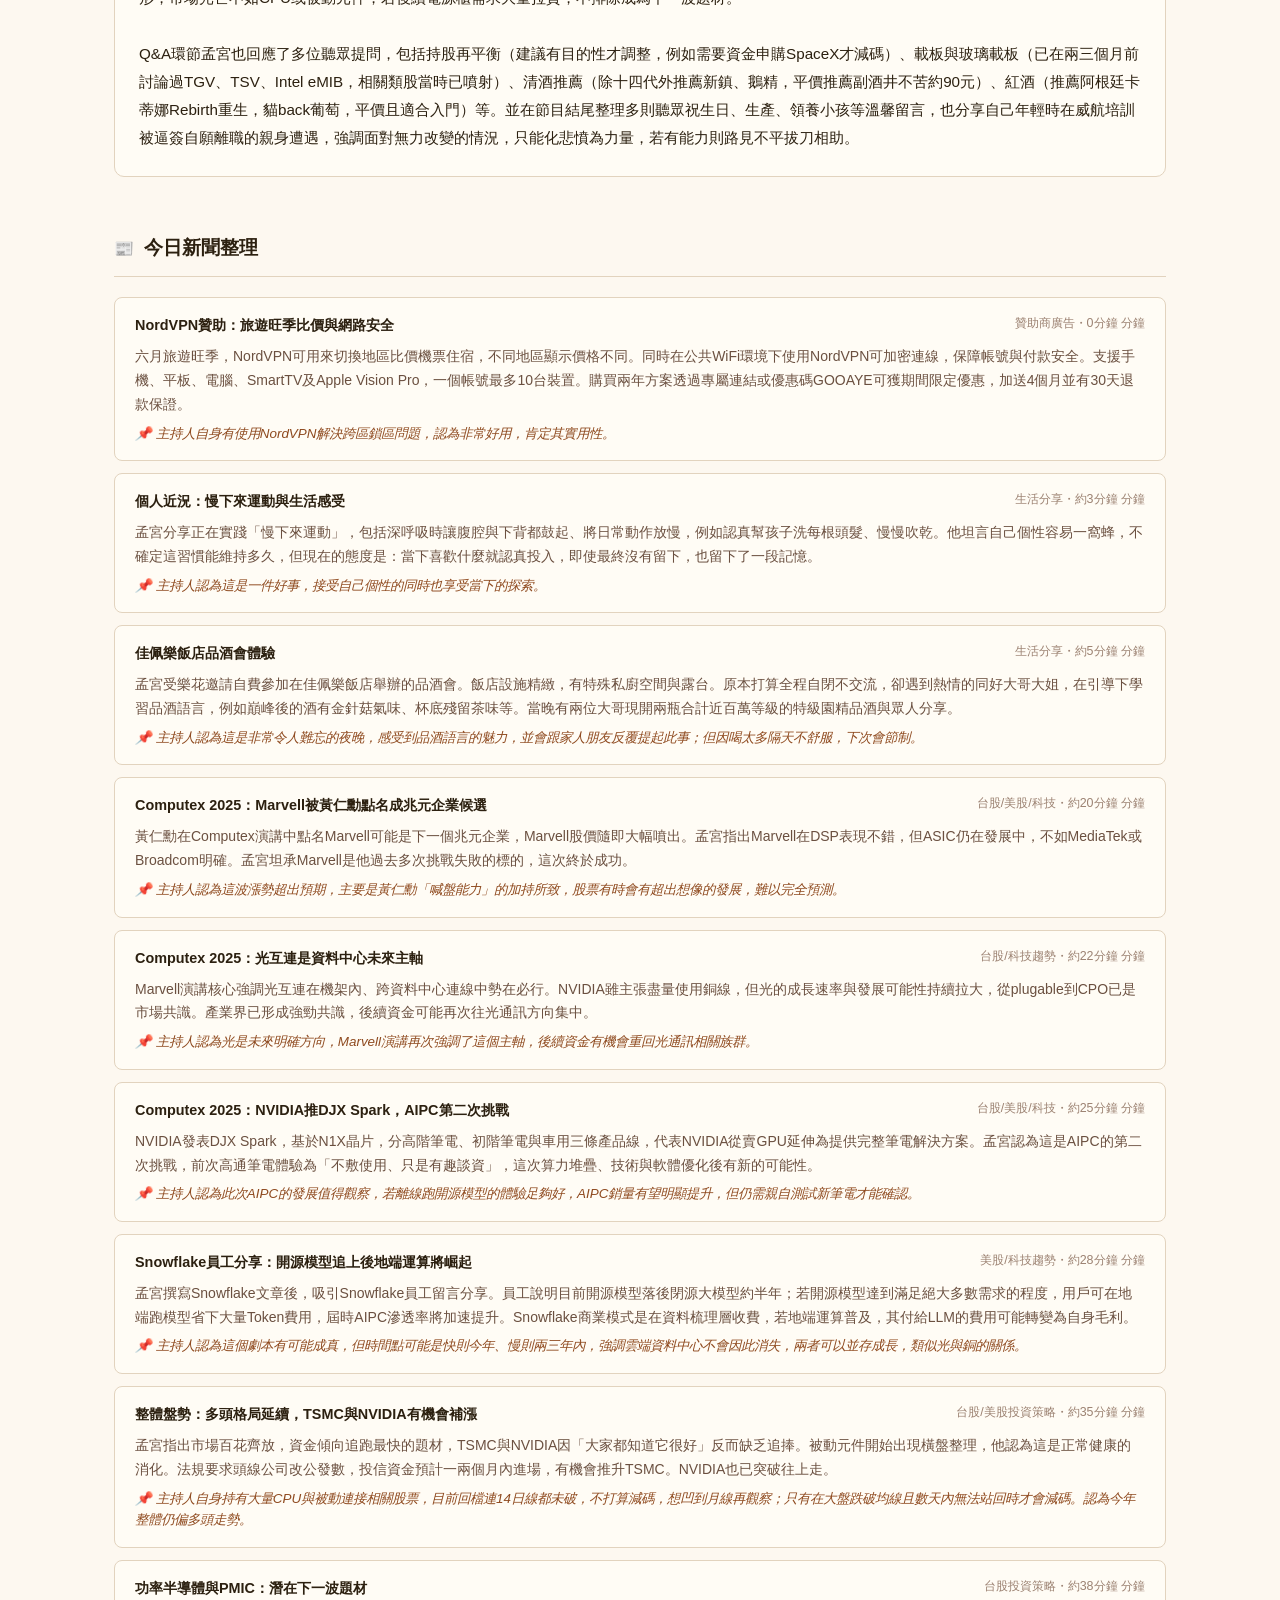
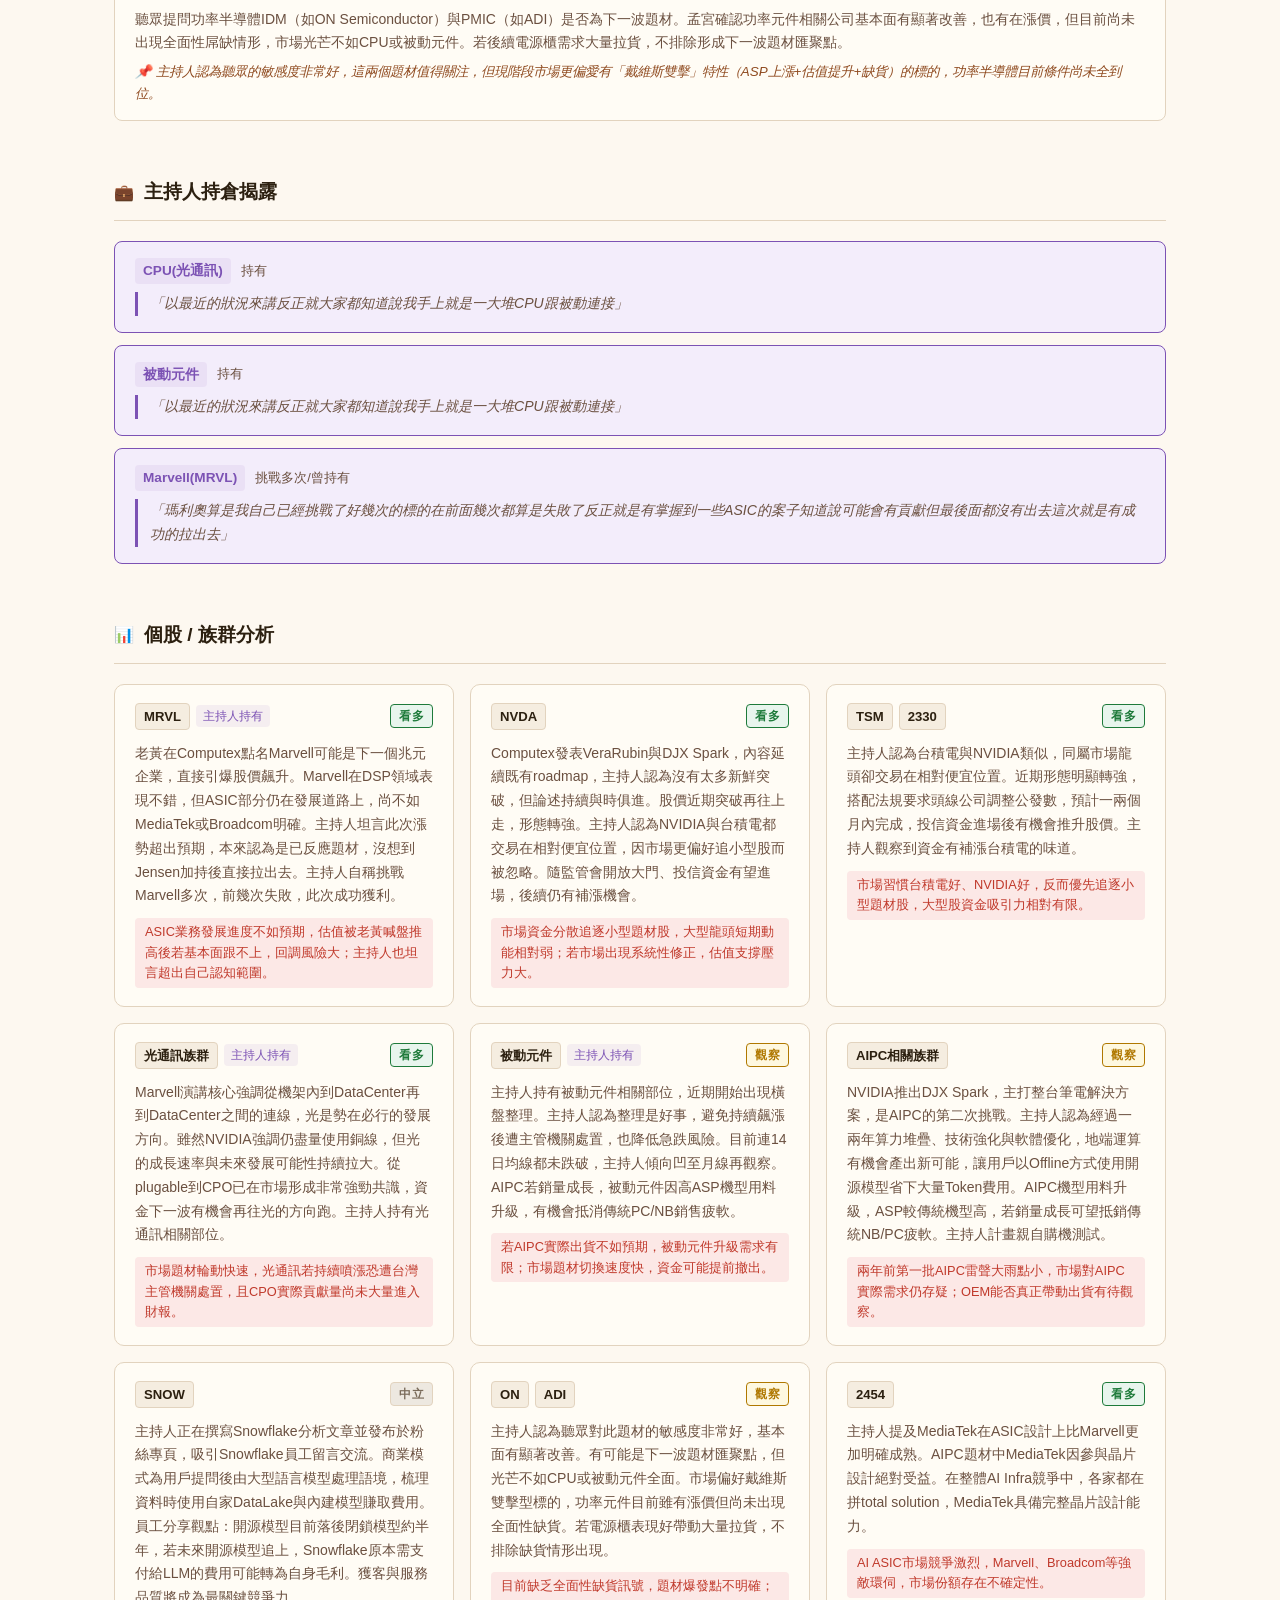
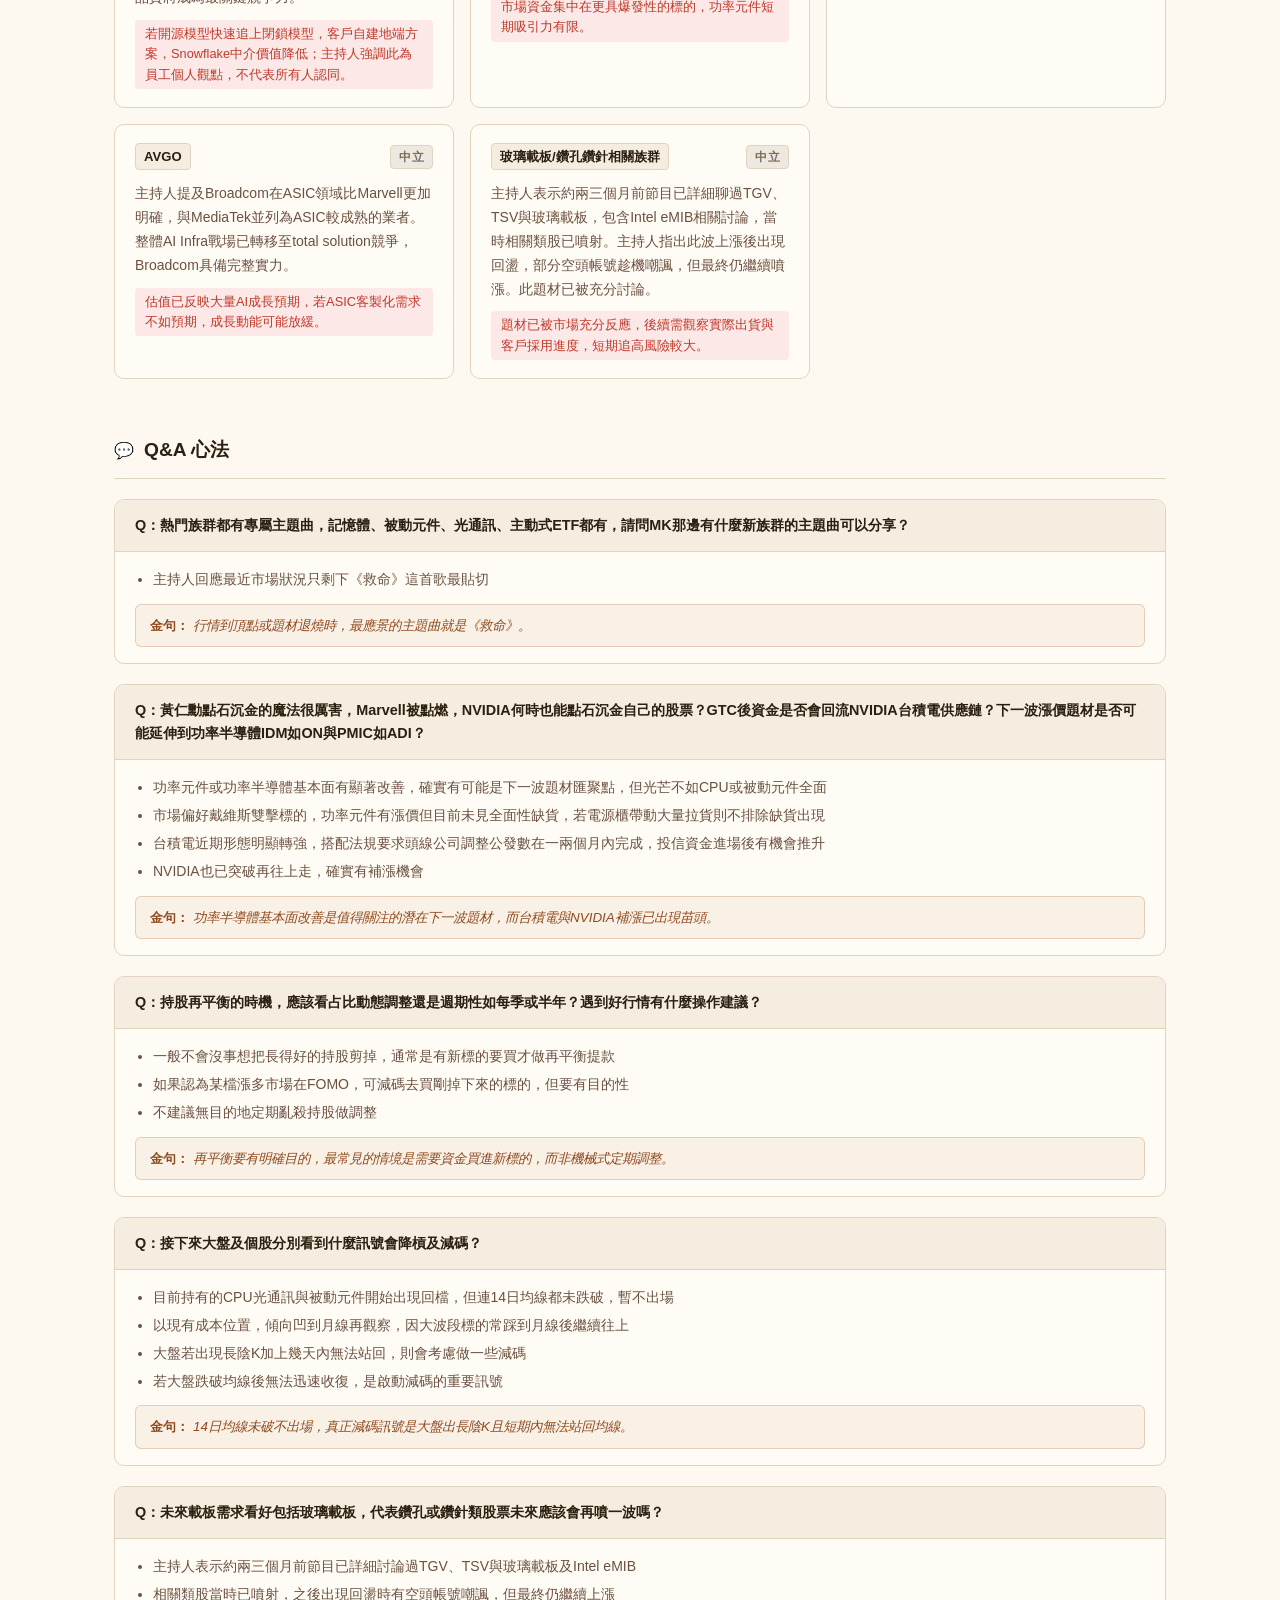
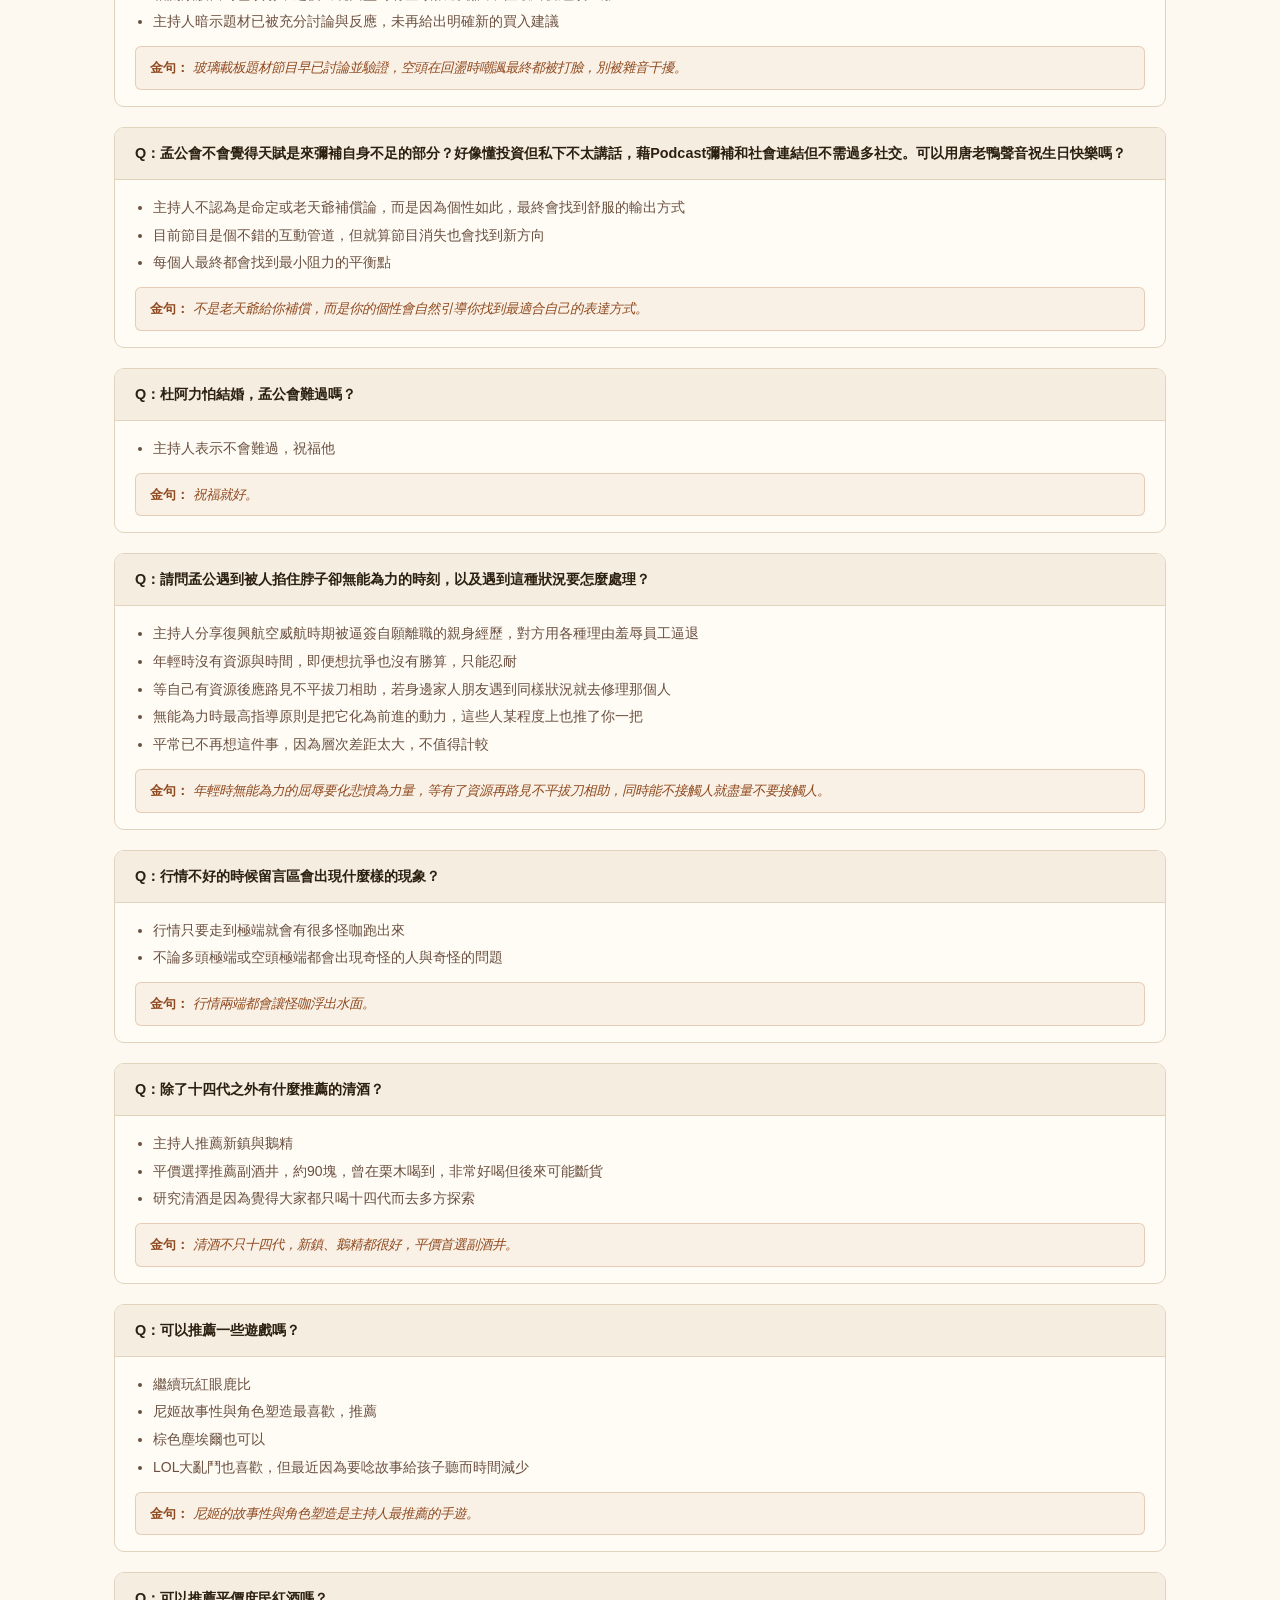
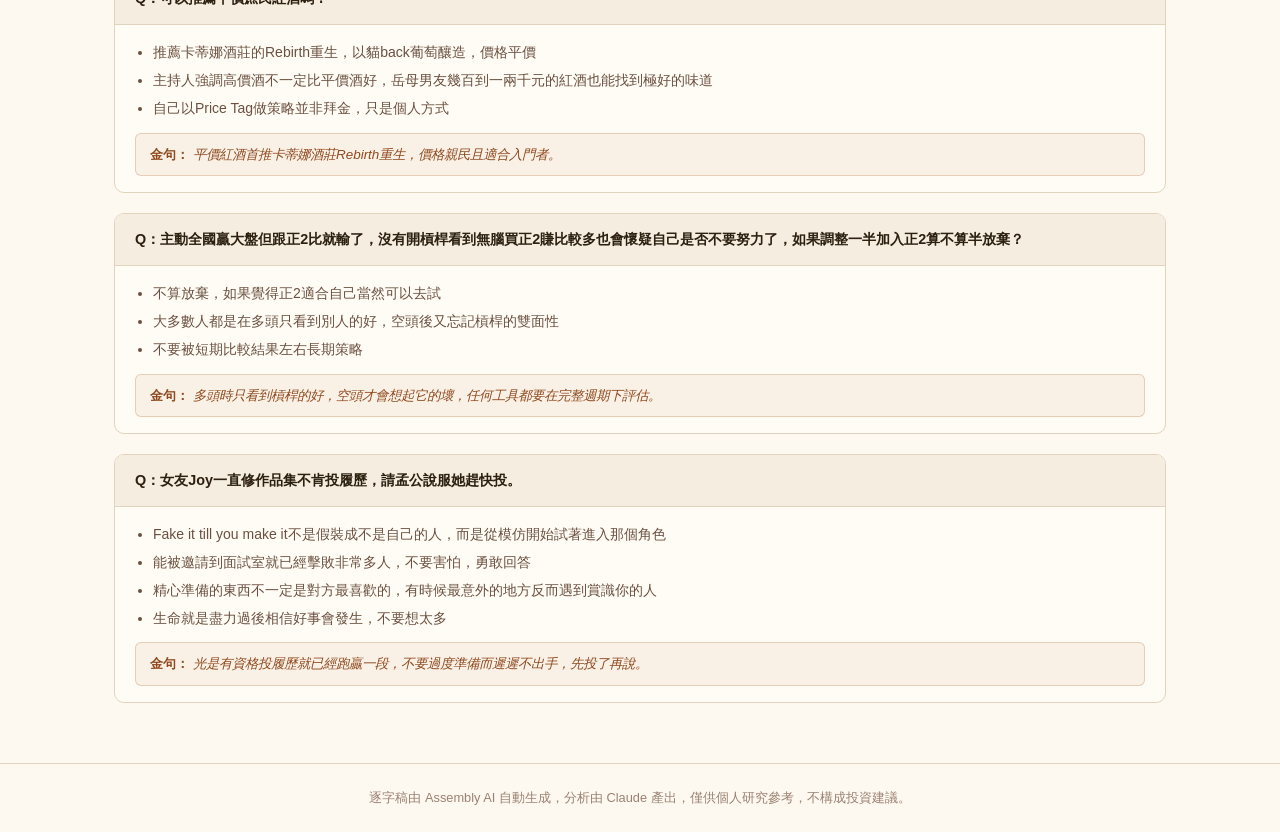
<file: ep-667.html>
<!DOCTYPE html>
<html lang="zh-TW">
<head>
  <meta charset="UTF-8" />
  <meta name="viewport" content="width=device-width, initial-scale=1.0" />
  <title>股癌 EP667 分析｜股癌 分析中心</title>
  <link rel="stylesheet" href="style.css" />
  <style>
    .news-list { display:flex; flex-direction:column; gap:12px; }
    .news-card { background:var(--bg-card); border:1px solid var(--border); border-radius:8px; padding:16px 20px; }
    .news-header { display:flex; justify-content:space-between; align-items:flex-start; margin-bottom:8px; gap:12px; flex-wrap:wrap; }
    .news-title { font-size:0.9rem; font-weight:600; color:var(--text-primary); }
    .news-meta { font-size:0.78rem; color:var(--text-muted); white-space:nowrap; }
    .news-event { font-size:0.875rem; color:var(--text-secondary); line-height:1.7; margin-bottom:6px; }
    .news-opinion { font-size:0.84rem; color:var(--accent-hover); font-style:italic; margin:0; }
  </style>
</head>
<body>

  <header class="site-header">
    <div class="container">
      <h1><a href="index.html">股癌 分析中心</a></h1>
      <span class="header-badge">Assembly AI × Claude</span>
    </div>
  </header>

  <main class="container">

    <div class="back-nav">
      <a href="index.html">← 返回集數列表</a>
    </div>

    <div class="page-hero">
      <h2>EP667</h2>
      <div class="meta">
        <span class="meta-item">2026-06-03</span>
        <span class="meta-item">·</span>
        <span class="meta-item">轉錄信心分數：78%</span>
        <span class="meta-item">·</span><span class="meta-item">Marvell Technology、NVIDIA、台積電</span>
      </div>
    </div>

    <nav class="section-nav">
      <ul>
        <li><a href="#summary" class="active">整集摘要</a></li>
        <li><a href="#news">今日新聞</a></li>
        <li><a href="#disclosure">持倉揭露</a></li>
        <li><a href="#stocks">個股分析</a></li>
        <li><a href="#qa">Q&amp;A 心法</a></li>
      </ul>
    </nav>

    <section class="section-block" id="summary">
      <h2><span class="section-icon">📋</span> 整集摘要</h2>
      <div class="summary-text">本集節目由孟宮主持，開場先介紹本集贊助商NordVPN，說明其在旅遊比價、網路安全加密及跨區使用上的實用功能，提供專屬連結與優惠碼GOOAYE，購買兩年方案加送4個月並附30天退款保證。

接著孟宮分享個人近況，提到正在實踐「慢下來運動」，包括深呼吸、放慢日常動作節奏，以感受生活細節，並坦言自己個性容易一窩蜂，但現在的心態是：當下喜歡什麼就認真投入，即使最終沒有留下來，也留下了一段記憶。

口腹滿足方面，孟宮受邀自費參加由樂花舉辦、地點設於佳佩樂飯店的品酒會。他坦言原本心存自卑、不想與人交談，只想默默感受，卻意外遇到一群熱情的品酒同好。透過大哥大姐們的引導，他開始理解品酒語言，例如巔峰期後的酒會有金針菇氣味，喝完後杯中殘留的茶味幾乎人人可辨。他將品酒比喻為學語言：當你懂得那套形容體系，才能真正理解你喝的是什麼。當晚還有兩位大哥現場開了兩瓶合計近百萬等級的特級園精品酒與大家分享，讓孟宮深感震撼。他也提到自己因喝太多隔天有些不舒服，下次會注意節制。另外他也受邀為「50碗」美食評選列出喜愛的餐廳，並推薦了阿根廷卡蒂娜酒莊的Rebirth（重生）作為平價紅酒入門選擇。

進入主題，孟宮聚焦於Computex展覽。他本人尚未親赴現場，預計明後天才會去，計畫先看四樓展區再觀察NVIDIA展示。

關於Marvell，他指出黃仁勳在Computex演講中點名Marvell可能是下一個兆元企業，直接引爆股價。孟宮坦言Marvell是他「挑戰好幾次失敗過的標的」，過去因ASIC案子沒有如期貢獻而屢次失手，這次終於成功拉出去。他評估Marvell在DSP方面表現不錯，但ASIC仍在發展路上，不及MediaTek或Broadcom明確，因此這波漲勢超出他原本預期，認為是老黃的「喊盤能力」使然，點石沉金。

Marvell演講核心強調光互連（Optical Interconnect）是資料中心內部、跨資料中心連線的必行方向。孟宮說，雖然NVIDIA主張盡量使用銅線，但光的成長速率與未來發展持續拉大，從plugable到CPO已是市場共識，後續資金有機會再次往光通訊方向集中。

關於NVIDIA自身發表，孟宮表示Vera Rubin早已在節目中充分討論，並無太多新鮮感。比較值得關注的是DJX Spark（即N1X系列），涵蓋高階筆電、初階筆電與車用三條產品線，代表NVIDIA從賣GPU，到賣整機Rack Solution，現在更延伸為提供完整筆電解決方案，是AIPC的「第二次挑戰」。

孟宮連結到他正在撰寫的Snowflake文章，吸引到Snowflake員工分享。該員工說明Snowflake的商業模式：用戶提問先傳至大型語言模型處理，梳理資料時才用到Snowflake的Data Lake與內建模型，Snowflake從中間那段收費。更重要的是，該員工指出開源模型目前落後閉源大模型約半年，未來若開源追上、滿足絕大多數企業與個人的「9000分需求」，用戶可在地端跑開源模型，省下大量Token費用，屆時AIPC的滲透率可能大幅提升。

孟宮回憶去年購買第一批高通筆電的體驗，當時評為「不敷使用、只是有趣談資」，認為現在有機會不同，但需要再測試新筆電才能確認距離終點還有多遠。他強調這並非零和，雲端資料中心仍會持續成長，但更多使用場景可能落到地端，兩者並存，類似光與銅的關係。

談到整體盤勢，孟宮指出現在市場上百花齊放，資金容易轉往跑最快的題材，導致NVIDIA、TSMC這類大龍頭被市場「習慣」而暫時缺乏追捧，資金跑去找Marvell、光通訊等更活躍的標的。他認為TSMC近期形態轉強，加上法規要求頭線公司改公發數（投信資金將於一兩個月內進場），有機會帶動補漲。NVIDIA也已突破往上，兩者都有機會。

關於近期盤面，孟宮說被動元件開始出現橫盤整理，他認為這是好事，若一直噴反而有台灣交易所的處置風險，且恐懼下跌更重，適當整理才健康。他自身持股為大量CPU與被動連接相關股票，目前回檔連14日線都未破，不打算出場，甚至想凹到月線再觀察，認為現在斜率偏多，今年仍看多，只有在大盤跌破均線且數天內無法站回時才考慮減碼。

功率半導體與PMIC方面，孟宮肯定聽眾的敏感度，指出ON Semiconductor、ADI等功率半導體公司基本面確實有明顯改善，但目前缺乏全面性屌缺情形，市場光芒不如CPU或被動元件，若後續電源櫃需求大量拉貨，不排除成為下一波題材。

Q&amp;A環節孟宮也回應了多位聽眾提問，包括持股再平衡（建議有目的性才調整，例如需要資金申購SpaceX才減碼）、載板與玻璃載板（已在兩三個月前討論過TGV、TSV、Intel eMIB，相關類股當時已噴射）、清酒推薦（除十四代外推薦新鎮、鵝精，平價推薦副酒井不苦約90元）、紅酒（推薦阿根廷卡蒂娜Rebirth重生，貓back葡萄，平價且適合入門）等。並在節目結尾整理多則聽眾祝生日、生產、領養小孩等溫馨留言，也分享自己年輕時在威航培訓被逼簽自願離職的親身遭遇，強調面對無力改變的情況，只能化悲憤為力量，若有能力則路見不平拔刀相助。</div>
    </section>
    
    <section class="section-block" id="news">
      <h2><span class="section-icon">📰</span> 今日新聞整理</h2>
      <div class="news-list"><div class="news-card"><div class="news-header"><span class="news-title">NordVPN贊助：旅遊旺季比價與網路安全</span><span class="news-meta">贊助商廣告・0分鐘 分鐘</span></div><p class="news-event">六月旅遊旺季，NordVPN可用來切換地區比價機票住宿，不同地區顯示價格不同。同時在公共WiFi環境下使用NordVPN可加密連線，保障帳號與付款安全。支援手機、平板、電腦、SmartTV及Apple Vision Pro，一個帳號最多10台裝置。購買兩年方案透過專屬連結或優惠碼GOOAYE可獲期間限定優惠，加送4個月並有30天退款保證。</p><p class="news-opinion">📌 主持人自身有使用NordVPN解決跨區鎖區問題，認為非常好用，肯定其實用性。</p></div>
<div class="news-card"><div class="news-header"><span class="news-title">個人近況：慢下來運動與生活感受</span><span class="news-meta">生活分享・約3分鐘 分鐘</span></div><p class="news-event">孟宮分享正在實踐「慢下來運動」，包括深呼吸時讓腹腔與下背都鼓起、將日常動作放慢，例如認真幫孩子洗每根頭髮、慢慢吹乾。他坦言自己個性容易一窩蜂，不確定這習慣能維持多久，但現在的態度是：當下喜歡什麼就認真投入，即使最終沒有留下，也留下了一段記憶。</p><p class="news-opinion">📌 主持人認為這是一件好事，接受自己個性的同時也享受當下的探索。</p></div>
<div class="news-card"><div class="news-header"><span class="news-title">佳佩樂飯店品酒會體驗</span><span class="news-meta">生活分享・約5分鐘 分鐘</span></div><p class="news-event">孟宮受樂花邀請自費參加在佳佩樂飯店舉辦的品酒會。飯店設施精緻，有特殊私廚空間與露台。原本打算全程自閉不交流，卻遇到熱情的同好大哥大姐，在引導下學習品酒語言，例如巔峰後的酒有金針菇氣味、杯底殘留茶味等。當晚有兩位大哥現開兩瓶合計近百萬等級的特級園精品酒與眾人分享。</p><p class="news-opinion">📌 主持人認為這是非常令人難忘的夜晚，感受到品酒語言的魅力，並會跟家人朋友反覆提起此事；但因喝太多隔天不舒服，下次會節制。</p></div>
<div class="news-card"><div class="news-header"><span class="news-title">Computex 2025：Marvell被黃仁勳點名成兆元企業候選</span><span class="news-meta">台股/美股/科技・約20分鐘 分鐘</span></div><p class="news-event">黃仁勳在Computex演講中點名Marvell可能是下一個兆元企業，Marvell股價隨即大幅噴出。孟宮指出Marvell在DSP表現不錯，但ASIC仍在發展中，不如MediaTek或Broadcom明確。孟宮坦承Marvell是他過去多次挑戰失敗的標的，這次終於成功。</p><p class="news-opinion">📌 主持人認為這波漲勢超出預期，主要是黃仁勳「喊盤能力」的加持所致，股票有時會有超出想像的發展，難以完全預測。</p></div>
<div class="news-card"><div class="news-header"><span class="news-title">Computex 2025：光互連是資料中心未來主軸</span><span class="news-meta">台股/科技趨勢・約22分鐘 分鐘</span></div><p class="news-event">Marvell演講核心強調光互連在機架內、跨資料中心連線中勢在必行。NVIDIA雖主張盡量使用銅線，但光的成長速率與發展可能性持續拉大，從plugable到CPO已是市場共識。產業界已形成強勁共識，後續資金可能再次往光通訊方向集中。</p><p class="news-opinion">📌 主持人認為光是未來明確方向，Marvell演講再次強調了這個主軸，後續資金有機會重回光通訊相關族群。</p></div>
<div class="news-card"><div class="news-header"><span class="news-title">Computex 2025：NVIDIA推DJX Spark，AIPC第二次挑戰</span><span class="news-meta">台股/美股/科技・約25分鐘 分鐘</span></div><p class="news-event">NVIDIA發表DJX Spark，基於N1X晶片，分高階筆電、初階筆電與車用三條產品線，代表NVIDIA從賣GPU延伸為提供完整筆電解決方案。孟宮認為這是AIPC的第二次挑戰，前次高通筆電體驗為「不敷使用、只是有趣談資」，這次算力堆疊、技術與軟體優化後有新的可能性。</p><p class="news-opinion">📌 主持人認為此次AIPC的發展值得觀察，若離線跑開源模型的體驗足夠好，AIPC銷量有望明顯提升，但仍需親自測試新筆電才能確認。</p></div>
<div class="news-card"><div class="news-header"><span class="news-title">Snowflake員工分享：開源模型追上後地端運算將崛起</span><span class="news-meta">美股/科技趨勢・約28分鐘 分鐘</span></div><p class="news-event">孟宮撰寫Snowflake文章後，吸引Snowflake員工留言分享。員工說明目前開源模型落後閉源大模型約半年；若開源模型達到滿足絕大多數需求的程度，用戶可在地端跑模型省下大量Token費用，屆時AIPC滲透率將加速提升。Snowflake商業模式是在資料梳理層收費，若地端運算普及，其付給LLM的費用可能轉變為自身毛利。</p><p class="news-opinion">📌 主持人認為這個劇本有可能成真，但時間點可能是快則今年、慢則兩三年內，強調雲端資料中心不會因此消失，兩者可以並存成長，類似光與銅的關係。</p></div>
<div class="news-card"><div class="news-header"><span class="news-title">整體盤勢：多頭格局延續，TSMC與NVIDIA有機會補漲</span><span class="news-meta">台股/美股投資策略・約35分鐘 分鐘</span></div><p class="news-event">孟宮指出市場百花齊放，資金傾向追跑最快的題材，TSMC與NVIDIA因「大家都知道它很好」反而缺乏追捧。被動元件開始出現橫盤整理，他認為這是正常健康的消化。法規要求頭線公司改公發數，投信資金預計一兩個月內進場，有機會推升TSMC。NVIDIA也已突破往上走。</p><p class="news-opinion">📌 主持人自身持有大量CPU與被動連接相關股票，目前回檔連14日線都未破，不打算減碼，想凹到月線再觀察；只有在大盤跌破均線且數天內無法站回時才會減碼。認為今年整體仍偏多頭走勢。</p></div>
<div class="news-card"><div class="news-header"><span class="news-title">功率半導體與PMIC：潛在下一波題材</span><span class="news-meta">台股投資策略・約38分鐘 分鐘</span></div><p class="news-event">聽眾提問功率半導體IDM（如ON Semiconductor）與PMIC（如ADI）是否為下一波題材。孟宮確認功率元件相關公司基本面有顯著改善，也有在漲價，但目前尚未出現全面性屌缺情形，市場光芒不如CPU或被動元件。若後續電源櫃需求大量拉貨，不排除形成下一波題材匯聚點。</p><p class="news-opinion">📌 主持人認為聽眾的敏感度非常好，這兩個題材值得關注，但現階段市場更偏愛有「戴維斯雙擊」特性（ASP上漲+估值提升+缺貨）的標的，功率半導體目前條件尚未全到位。</p></div></div>
    </section>

    <section class="section-block" id="disclosure">
      <h2><span class="section-icon">💼</span> 主持人持倉揭露</h2>
      <div class="disclosure-list">
        <div class="disclosure-card"><div class="ticker-row"><span class="disclosure-ticker">CPU(光通訊)</span><span class="disclosure-action">持有</span></div><blockquote>「以最近的狀況來講反正就大家都知道說我手上就是一大堆CPU跟被動連接」</blockquote></div>
<div class="disclosure-card"><div class="ticker-row"><span class="disclosure-ticker">被動元件</span><span class="disclosure-action">持有</span></div><blockquote>「以最近的狀況來講反正就大家都知道說我手上就是一大堆CPU跟被動連接」</blockquote></div>
<div class="disclosure-card"><div class="ticker-row"><span class="disclosure-ticker">Marvell(MRVL)</span><span class="disclosure-action">挑戰多次/曾持有</span></div><blockquote>「瑪利奧算是我自己已經挑戰了好幾次的標的在前面幾次都算是失敗了反正就是有掌握到一些ASIC的案子知道說可能會有貢獻但最後面都沒有出去這次就是有成功的拉出去」</blockquote></div>
      </div>
    </section>

    <section class="section-block" id="stocks">
      <h2><span class="section-icon">📊</span> 個股 / 族群分析</h2>
      <div class="stock-grid">
        <div class="stock-card"><div class="stock-card-header"><div class="stock-tickers"><span class="stock-ticker">MRVL</span><span class="host-owned-dot">主持人持有</span></div><span class="badge badge-bullish">看多</span></div><p class="stock-analysis">老黃在Computex點名Marvell可能是下一個兆元企業，直接引爆股價飆升。Marvell在DSP領域表現不錯，但ASIC部分仍在發展道路上，尚不如MediaTek或Broadcom明確。主持人坦言此次漲勢超出預期，本來認為是已反應題材，沒想到Jensen加持後直接拉出去。主持人自稱挑戰Marvell多次，前幾次失敗，此次成功獲利。</p><span class="stock-risk">ASIC業務發展進度不如預期，估值被老黃喊盤推高後若基本面跟不上，回調風險大；主持人也坦言超出自己認知範圍。</span></div>
<div class="stock-card"><div class="stock-card-header"><div class="stock-tickers"><span class="stock-ticker">NVDA</span></div><span class="badge badge-bullish">看多</span></div><p class="stock-analysis">Computex發表VeraRubin與DJX Spark，內容延續既有roadmap，主持人認為沒有太多新鮮突破，但論述持續與時俱進。股價近期突破再往上走，形態轉強。主持人認為NVIDIA與台積電都交易在相對便宜位置，因市場更偏好追小型股而被忽略。隨監管會開放大門、投信資金有望進場，後續仍有補漲機會。</p><span class="stock-risk">市場資金分散追逐小型題材股，大型龍頭短期動能相對弱；若市場出現系統性修正，估值支撐壓力大。</span></div>
<div class="stock-card"><div class="stock-card-header"><div class="stock-tickers"><span class="stock-ticker">TSM</span><span class="stock-ticker">2330</span></div><span class="badge badge-bullish">看多</span></div><p class="stock-analysis">主持人認為台積電與NVIDIA類似，同屬市場龍頭卻交易在相對便宜位置。近期形態明顯轉強，搭配法規要求頭線公司調整公發數，預計一兩個月內完成，投信資金進場後有機會推升股價。主持人觀察到資金有補漲台積電的味道。</p><span class="stock-risk">市場習慣台積電好、NVIDIA好，反而優先追逐小型題材股，大型股資金吸引力相對有限。</span></div>
<div class="stock-card"><div class="stock-card-header"><div class="stock-tickers"><span class="stock-ticker">光通訊族群</span><span class="host-owned-dot">主持人持有</span></div><span class="badge badge-bullish">看多</span></div><p class="stock-analysis">Marvell演講核心強調從機架內到DataCenter再到DataCenter之間的連線，光是勢在必行的發展方向。雖然NVIDIA強調仍盡量使用銅線，但光的成長速率與未來發展可能性持續拉大。從plugable到CPO已在市場形成非常強勁共識，資金下一波有機會再往光的方向跑。主持人持有光通訊相關部位。</p><span class="stock-risk">市場題材輪動快速，光通訊若持續噴漲恐遭台灣主管機關處置，且CPO實際貢獻量尚未大量進入財報。</span></div>
<div class="stock-card"><div class="stock-card-header"><div class="stock-tickers"><span class="stock-ticker">被動元件</span><span class="host-owned-dot">主持人持有</span></div><span class="badge badge-watchful">觀察</span></div><p class="stock-analysis">主持人持有被動元件相關部位，近期開始出現橫盤整理。主持人認為整理是好事，避免持續飆漲後遭主管機關處置，也降低急跌風險。目前連14日均線都未跌破，主持人傾向凹至月線再觀察。AIPC若銷量成長，被動元件因高ASP機型用料升級，有機會抵消傳統PC/NB銷售疲軟。</p><span class="stock-risk">若AIPC實際出貨不如預期，被動元件升級需求有限；市場題材切換速度快，資金可能提前撤出。</span></div>
<div class="stock-card"><div class="stock-card-header"><div class="stock-tickers"><span class="stock-ticker">AIPC相關族群</span></div><span class="badge badge-watchful">觀察</span></div><p class="stock-analysis">NVIDIA推出DJX Spark，主打整台筆電解決方案，是AIPC的第二次挑戰。主持人認為經過一兩年算力堆疊、技術強化與軟體優化，地端運算有機會產出新可能，讓用戶以Offline方式使用開源模型省下大量Token費用。AIPC機型用料升級，ASP較傳統機型高，若銷量成長可望抵銷傳統NB/PC疲軟。主持人計畫親自購機測試。</p><span class="stock-risk">兩年前第一批AIPC雷聲大雨點小，市場對AIPC實際需求仍存疑；OEM能否真正帶動出貨有待觀察。</span></div>
<div class="stock-card"><div class="stock-card-header"><div class="stock-tickers"><span class="stock-ticker">SNOW</span></div><span class="badge badge-neutral">中立</span></div><p class="stock-analysis">主持人正在撰寫Snowflake分析文章並發布於粉絲專頁，吸引Snowflake員工留言交流。商業模式為用戶提問後由大型語言模型處理語境，梳理資料時使用自家DataLake與內建模型賺取費用。員工分享觀點：開源模型目前落後閉鎖模型約半年，若未來開源模型追上，Snowflake原本需支付給LLM的費用可能轉為自身毛利。獲客與服務品質將成為最關鍵競爭力。</p><span class="stock-risk">若開源模型快速追上閉鎖模型，客戶自建地端方案，Snowflake中介價值降低；主持人強調此為員工個人觀點，不代表所有人認同。</span></div>
<div class="stock-card"><div class="stock-card-header"><div class="stock-tickers"><span class="stock-ticker">ON</span><span class="stock-ticker">ADI</span></div><span class="badge badge-watchful">觀察</span></div><p class="stock-analysis">主持人認為聽眾對此題材的敏感度非常好，基本面有顯著改善。有可能是下一波題材匯聚點，但光芒不如CPU或被動元件全面。市場偏好戴維斯雙擊型標的，功率元件目前雖有漲價但尚未出現全面性缺貨。若電源櫃表現好帶動大量拉貨，不排除缺貨情形出現。</p><span class="stock-risk">目前缺乏全面性缺貨訊號，題材爆發點不明確；市場資金集中在更具爆發性的標的，功率元件短期吸引力有限。</span></div>
<div class="stock-card"><div class="stock-card-header"><div class="stock-tickers"><span class="stock-ticker">2454</span></div><span class="badge badge-bullish">看多</span></div><p class="stock-analysis">主持人提及MediaTek在ASIC設計上比Marvell更加明確成熟。AIPC題材中MediaTek因參與晶片設計絕對受益。在整體AI Infra競爭中，各家都在拼total solution，MediaTek具備完整晶片設計能力。</p><span class="stock-risk">AI ASIC市場競爭激烈，Marvell、Broadcom等強敵環伺，市場份額存在不確定性。</span></div>
<div class="stock-card"><div class="stock-card-header"><div class="stock-tickers"><span class="stock-ticker">AVGO</span></div><span class="badge badge-neutral">中立</span></div><p class="stock-analysis">主持人提及Broadcom在ASIC領域比Marvell更加明確，與MediaTek並列為ASIC較成熟的業者。整體AI Infra戰場已轉移至total solution競爭，Broadcom具備完整實力。</p><span class="stock-risk">估值已反映大量AI成長預期，若ASIC客製化需求不如預期，成長動能可能放緩。</span></div>
<div class="stock-card"><div class="stock-card-header"><div class="stock-tickers"><span class="stock-ticker">玻璃載板/鑽孔鑽針相關族群</span></div><span class="badge badge-neutral">中立</span></div><p class="stock-analysis">主持人表示約兩三個月前節目已詳細聊過TGV、TSV與玻璃載板，包含Intel eMIB相關討論，當時相關類股已噴射。主持人指出此波上漲後出現回盪，部分空頭帳號趁機嘲諷，但最終仍繼續噴漲。此題材已被充分討論。</p><span class="stock-risk">題材已被市場充分反應，後續需觀察實際出貨與客戶採用進度，短期追高風險較大。</span></div>
      </div>
    </section>

    <section class="section-block" id="qa">
      <h2><span class="section-icon">💬</span> Q&amp;A 心法</h2>
      <div class="qa-list">
        <div class="qa-card"><div class="qa-question">Q：熱門族群都有專屬主題曲，記憶體、被動元件、光通訊、主動式ETF都有，請問MK那邊有什麼新族群的主題曲可以分享？</div><div class="qa-body"><ul class="qa-points"><li>主持人回應最近市場狀況只剩下《救命》這首歌最貼切</li></ul><div class="qa-takeaway">行情到頂點或題材退燒時，最應景的主題曲就是《救命》。</div></div></div>
<div class="qa-card"><div class="qa-question">Q：黃仁勳點石沉金的魔法很厲害，Marvell被點燃，NVIDIA何時也能點石沉金自己的股票？GTC後資金是否會回流NVIDIA台積電供應鏈？下一波漲價題材是否可能延伸到功率半導體IDM如ON與PMIC如ADI？</div><div class="qa-body"><ul class="qa-points"><li>功率元件或功率半導體基本面有顯著改善，確實有可能是下一波題材匯聚點，但光芒不如CPU或被動元件全面</li><li>市場偏好戴維斯雙擊標的，功率元件有漲價但目前未見全面性缺貨，若電源櫃帶動大量拉貨則不排除缺貨出現</li><li>台積電近期形態明顯轉強，搭配法規要求頭線公司調整公發數在一兩個月內完成，投信資金進場後有機會推升</li><li>NVIDIA也已突破再往上走，確實有補漲機會</li></ul><div class="qa-takeaway">功率半導體基本面改善是值得關注的潛在下一波題材，而台積電與NVIDIA補漲已出現苗頭。</div></div></div>
<div class="qa-card"><div class="qa-question">Q：持股再平衡的時機，應該看占比動態調整還是週期性如每季或半年？遇到好行情有什麼操作建議？</div><div class="qa-body"><ul class="qa-points"><li>一般不會沒事想把長得好的持股剪掉，通常是有新標的要買才做再平衡提款</li><li>如果認為某檔漲多市場在FOMO，可減碼去買剛掉下來的標的，但要有目的性</li><li>不建議無目的地定期亂殺持股做調整</li></ul><div class="qa-takeaway">再平衡要有明確目的，最常見的情境是需要資金買進新標的，而非機械式定期調整。</div></div></div>
<div class="qa-card"><div class="qa-question">Q：接下來大盤及個股分別看到什麼訊號會降槓及減碼？</div><div class="qa-body"><ul class="qa-points"><li>目前持有的CPU光通訊與被動元件開始出現回檔，但連14日均線都未跌破，暫不出場</li><li>以現有成本位置，傾向凹到月線再觀察，因大波段標的常踩到月線後繼續往上</li><li>大盤若出現長陰K加上幾天內無法站回，則會考慮做一些減碼</li><li>若大盤跌破均線後無法迅速收復，是啟動減碼的重要訊號</li></ul><div class="qa-takeaway">14日均線未破不出場，真正減碼訊號是大盤出長陰K且短期內無法站回均線。</div></div></div>
<div class="qa-card"><div class="qa-question">Q：未來載板需求看好包括玻璃載板，代表鑽孔或鑽針類股票未來應該會再噴一波嗎？</div><div class="qa-body"><ul class="qa-points"><li>主持人表示約兩三個月前節目已詳細討論過TGV、TSV與玻璃載板及Intel eMIB</li><li>相關類股當時已噴射，之後出現回盪時有空頭帳號嘲諷，但最終仍繼續上漲</li><li>主持人暗示題材已被充分討論與反應，未再給出明確新的買入建議</li></ul><div class="qa-takeaway">玻璃載板題材節目早已討論並驗證，空頭在回盪時嘲諷最終都被打臉，別被雜音干擾。</div></div></div>
<div class="qa-card"><div class="qa-question">Q：孟公會不會覺得天賦是來彌補自身不足的部分？好像懂投資但私下不太講話，藉Podcast彌補和社會連結但不需過多社交。可以用唐老鴨聲音祝生日快樂嗎？</div><div class="qa-body"><ul class="qa-points"><li>主持人不認為是命定或老天爺補償論，而是因為個性如此，最終會找到舒服的輸出方式</li><li>目前節目是個不錯的互動管道，但就算節目消失也會找到新方向</li><li>每個人最終都會找到最小阻力的平衡點</li></ul><div class="qa-takeaway">不是老天爺給你補償，而是你的個性會自然引導你找到最適合自己的表達方式。</div></div></div>
<div class="qa-card"><div class="qa-question">Q：杜阿力怕結婚，孟公會難過嗎？</div><div class="qa-body"><ul class="qa-points"><li>主持人表示不會難過，祝福他</li></ul><div class="qa-takeaway">祝福就好。</div></div></div>
<div class="qa-card"><div class="qa-question">Q：請問孟公遇到被人掐住脖子卻無能為力的時刻，以及遇到這種狀況要怎麼處理？</div><div class="qa-body"><ul class="qa-points"><li>主持人分享復興航空威航時期被逼簽自願離職的親身經歷，對方用各種理由羞辱員工逼退</li><li>年輕時沒有資源與時間，即便想抗爭也沒有勝算，只能忍耐</li><li>等自己有資源後應路見不平拔刀相助，若身邊家人朋友遇到同樣狀況就去修理那個人</li><li>無能為力時最高指導原則是把它化為前進的動力，這些人某程度上也推了你一把</li><li>平常已不再想這件事，因為層次差距太大，不值得計較</li></ul><div class="qa-takeaway">年輕時無能為力的屈辱要化悲憤為力量，等有了資源再路見不平拔刀相助，同時能不接觸人就盡量不要接觸人。</div></div></div>
<div class="qa-card"><div class="qa-question">Q：行情不好的時候留言區會出現什麼樣的現象？</div><div class="qa-body"><ul class="qa-points"><li>行情只要走到極端就會有很多怪咖跑出來</li><li>不論多頭極端或空頭極端都會出現奇怪的人與奇怪的問題</li></ul><div class="qa-takeaway">行情兩端都會讓怪咖浮出水面。</div></div></div>
<div class="qa-card"><div class="qa-question">Q：除了十四代之外有什麼推薦的清酒？</div><div class="qa-body"><ul class="qa-points"><li>主持人推薦新鎮與鵝精</li><li>平價選擇推薦副酒井，約90塊，曾在栗木喝到，非常好喝但後來可能斷貨</li><li>研究清酒是因為覺得大家都只喝十四代而去多方探索</li></ul><div class="qa-takeaway">清酒不只十四代，新鎮、鵝精都很好，平價首選副酒井。</div></div></div>
<div class="qa-card"><div class="qa-question">Q：可以推薦一些遊戲嗎？</div><div class="qa-body"><ul class="qa-points"><li>繼續玩紅眼鹿比</li><li>尼姬故事性與角色塑造最喜歡，推薦</li><li>棕色塵埃爾也可以</li><li>LOL大亂鬥也喜歡，但最近因為要唸故事給孩子聽而時間減少</li></ul><div class="qa-takeaway">尼姬的故事性與角色塑造是主持人最推薦的手遊。</div></div></div>
<div class="qa-card"><div class="qa-question">Q：可以推薦平價庶民紅酒嗎？</div><div class="qa-body"><ul class="qa-points"><li>推薦卡蒂娜酒莊的Rebirth重生，以貓back葡萄釀造，價格平價</li><li>主持人強調高價酒不一定比平價酒好，岳母男友幾百到一兩千元的紅酒也能找到極好的味道</li><li>自己以Price Tag做策略並非拜金，只是個人方式</li></ul><div class="qa-takeaway">平價紅酒首推卡蒂娜酒莊Rebirth重生，價格親民且適合入門者。</div></div></div>
<div class="qa-card"><div class="qa-question">Q：主動全國贏大盤但跟正2比就輸了，沒有開槓桿看到無腦買正2賺比較多也會懷疑自己是否不要努力了，如果調整一半加入正2算不算半放棄？</div><div class="qa-body"><ul class="qa-points"><li>不算放棄，如果覺得正2適合自己當然可以去試</li><li>大多數人都是在多頭只看到別人的好，空頭後又忘記槓桿的雙面性</li><li>不要被短期比較結果左右長期策略</li></ul><div class="qa-takeaway">多頭時只看到槓桿的好，空頭才會想起它的壞，任何工具都要在完整週期下評估。</div></div></div>
<div class="qa-card"><div class="qa-question">Q：女友Joy一直修作品集不肯投履歷，請孟公說服她趕快投。</div><div class="qa-body"><ul class="qa-points"><li>Fake it till you make it不是假裝成不是自己的人，而是從模仿開始試著進入那個角色</li><li>能被邀請到面試室就已經擊敗非常多人，不要害怕，勇敢回答</li><li>精心準備的東西不一定是對方最喜歡的，有時候最意外的地方反而遇到賞識你的人</li><li>生命就是盡力過後相信好事會發生，不要想太多</li></ul><div class="qa-takeaway">光是有資格投履歷就已經跑贏一段，不要過度準備而遲遲不出手，先投了再說。</div></div></div>
      </div>
    </section>

  </main>

  <footer class="site-footer">
    <div class="container">
      逐字稿由 Assembly AI 自動生成，分析由 Claude 產出，僅供個人研究參考，不構成投資建議。
    </div>
  </footer>

  <script>
    const sections = document.querySelectorAll('.section-block');
    const navLinks = document.querySelectorAll('.section-nav a');
    const observer = new IntersectionObserver(entries => {
      entries.forEach(entry => {
        if (entry.isIntersecting) {
          navLinks.forEach(a => a.classList.remove('active'));
          const active = document.querySelector(`.section-nav a[href="#${entry.target.id}"]`);
          if (active) active.classList.add('active');
        }
      });
    }, { rootMargin: '-20% 0px -70% 0px' });
    sections.forEach(s => observer.observe(s));
  </script>

</body>
</html>
</file>
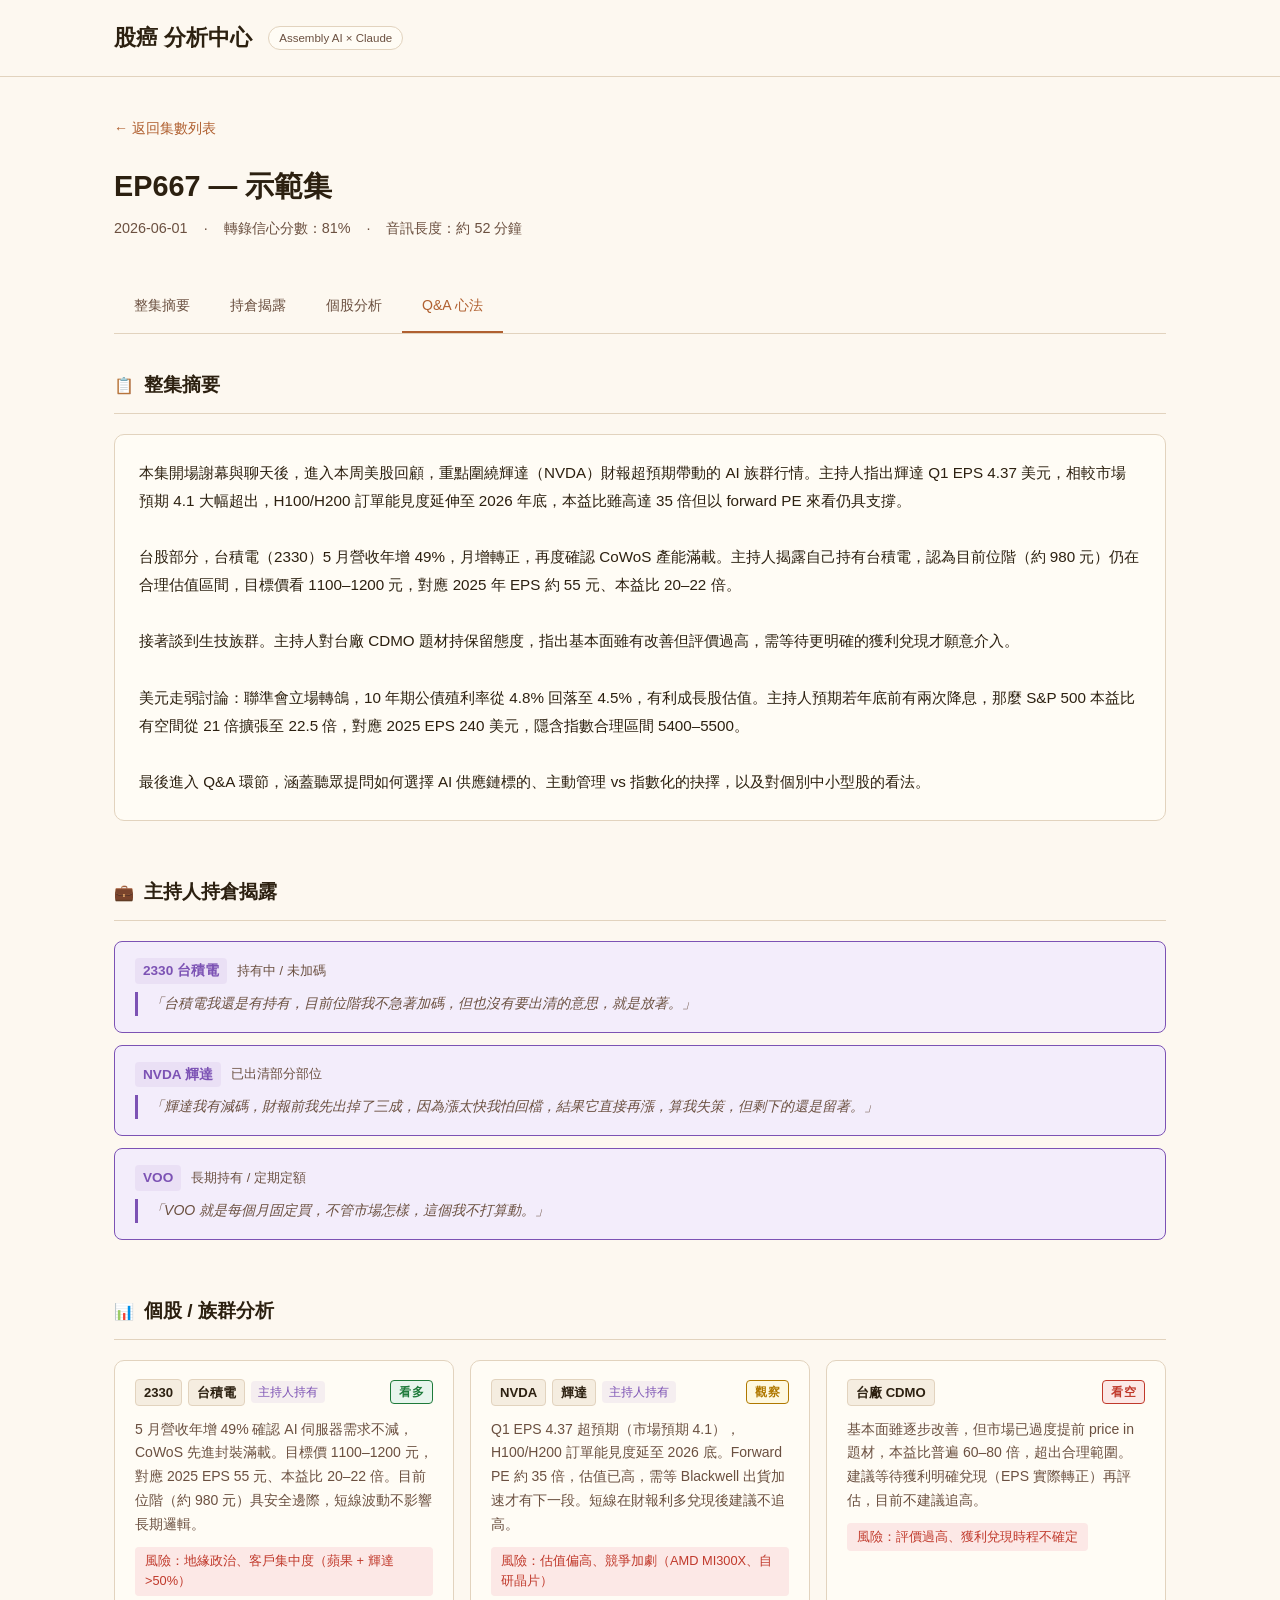
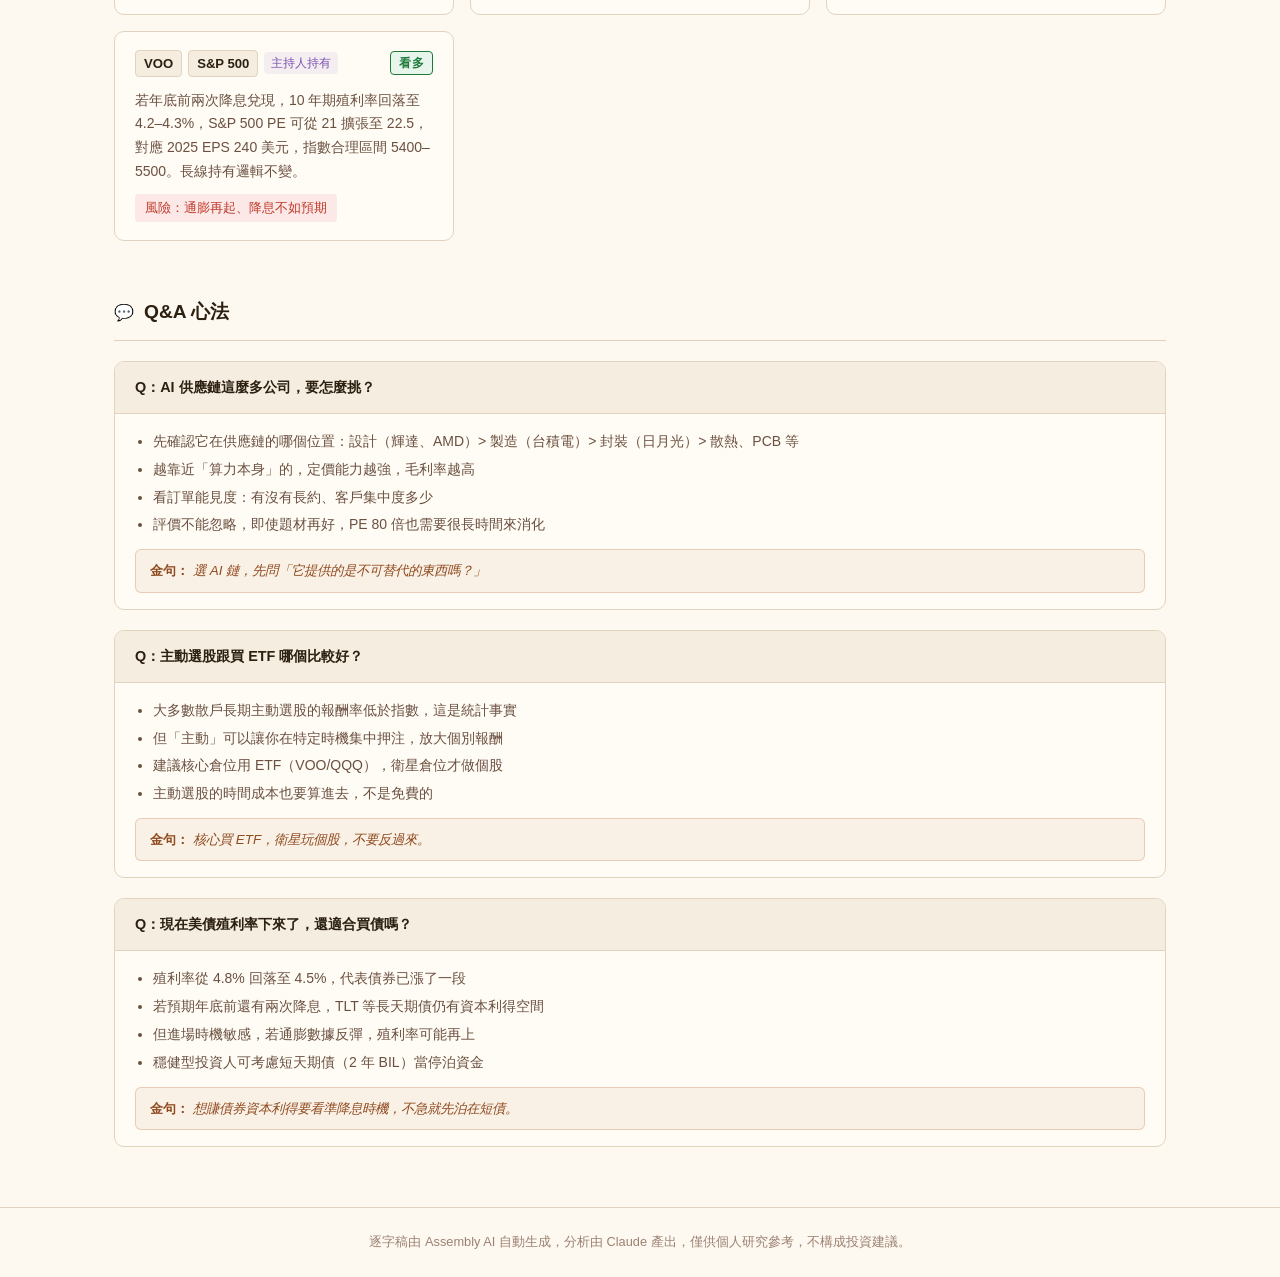
<file: ep-demo.html>
<!DOCTYPE html>
<html lang="zh-TW">
<head>
  <meta charset="UTF-8" />
  <meta name="viewport" content="width=device-width, initial-scale=1.0" />
  <title>股癌 EP667 分析｜股癌 分析中心</title>
  <link rel="stylesheet" href="style.css" />
</head>
<body>

  <header class="site-header">
    <div class="container">
      <h1><a href="index.html">股癌 分析中心</a></h1>
      <span class="header-badge">Assembly AI × Claude</span>
    </div>
  </header>

  <main class="container">

    <div class="back-nav">
      <a href="index.html">← 返回集數列表</a>
    </div>

    <div class="page-hero">
      <h2>EP667 — 示範集</h2>
      <div class="meta">
        <span class="meta-item">2026-06-01</span>
        <span class="meta-item">·</span>
        <span class="meta-item">轉錄信心分數：81%</span>
        <span class="meta-item">·</span>
        <span class="meta-item">音訊長度：約 52 分鐘</span>
      </div>
    </div>

    <nav class="section-nav">
      <ul>
        <li><a href="#summary" class="active">整集摘要</a></li>
        <li><a href="#disclosure">持倉揭露</a></li>
        <li><a href="#stocks">個股分析</a></li>
        <li><a href="#qa">Q&amp;A 心法</a></li>
      </ul>
    </nav>

    <!-- ── 整集摘要 ── -->
    <section class="section-block" id="summary">
      <h2><span class="section-icon">📋</span> 整集摘要</h2>
      <div class="summary-text">本集開場謝幕與聊天後，進入本周美股回顧，重點圍繞輝達（NVDA）財報超預期帶動的 AI 族群行情。主持人指出輝達 Q1 EPS 4.37 美元，相較市場預期 4.1 大幅超出，H100/H200 訂單能見度延伸至 2026 年底，本益比雖高達 35 倍但以 forward PE 來看仍具支撐。

台股部分，台積電（2330）5 月營收年增 49%，月增轉正，再度確認 CoWoS 產能滿載。主持人揭露自己持有台積電，認為目前位階（約 980 元）仍在合理估值區間，目標價看 1100–1200 元，對應 2025 年 EPS 約 55 元、本益比 20–22 倍。

接著談到生技族群。主持人對台廠 CDMO 題材持保留態度，指出基本面雖有改善但評價過高，需等待更明確的獲利兌現才願意介入。

美元走弱討論：聯準會立場轉鴿，10 年期公債殖利率從 4.8% 回落至 4.5%，有利成長股估值。主持人預期若年底前有兩次降息，那麼 S&P 500 本益比有空間從 21 倍擴張至 22.5 倍，對應 2025 EPS 240 美元，隱含指數合理區間 5400–5500。

最後進入 Q&A 環節，涵蓋聽眾提問如何選擇 AI 供應鏈標的、主動管理 vs 指數化的抉擇，以及對個別中小型股的看法。</div>
    </section>

    <!-- ── 持倉揭露 ── -->
    <section class="section-block" id="disclosure">
      <h2><span class="section-icon">💼</span> 主持人持倉揭露</h2>
      <div class="disclosure-list">

        <div class="disclosure-card">
          <div class="ticker-row">
            <span class="disclosure-ticker">2330 台積電</span>
            <span class="disclosure-action">持有中 / 未加碼</span>
          </div>
          <blockquote>「台積電我還是有持有，目前位階我不急著加碼，但也沒有要出清的意思，就是放著。」</blockquote>
        </div>

        <div class="disclosure-card">
          <div class="ticker-row">
            <span class="disclosure-ticker">NVDA 輝達</span>
            <span class="disclosure-action">已出清部分部位</span>
          </div>
          <blockquote>「輝達我有減碼，財報前我先出掉了三成，因為漲太快我怕回檔，結果它直接再漲，算我失策，但剩下的還是留著。」</blockquote>
        </div>

        <div class="disclosure-card">
          <div class="ticker-row">
            <span class="disclosure-ticker">VOO</span>
            <span class="disclosure-action">長期持有 / 定期定額</span>
          </div>
          <blockquote>「VOO 就是每個月固定買，不管市場怎樣，這個我不打算動。」</blockquote>
        </div>

      </div>
    </section>

    <!-- ── 個股分析 ── -->
    <section class="section-block" id="stocks">
      <h2><span class="section-icon">📊</span> 個股 / 族群分析</h2>
      <div class="stock-grid">

        <div class="stock-card">
          <div class="stock-card-header">
            <div class="stock-tickers">
              <span class="stock-ticker">2330</span>
              <span class="stock-ticker">台積電</span>
              <span class="host-owned-dot">主持人持有</span>
            </div>
            <span class="badge badge-bullish">看多</span>
          </div>
          <p class="stock-analysis">5 月營收年增 49% 確認 AI 伺服器需求不減，CoWoS 先進封裝滿載。目標價 1100–1200 元，對應 2025 EPS 55 元、本益比 20–22 倍。目前位階（約 980 元）具安全邊際，短線波動不影響長期邏輯。</p>
          <span class="stock-risk">風險：地緣政治、客戶集中度（蘋果 + 輝達 &gt;50%）</span>
        </div>

        <div class="stock-card">
          <div class="stock-card-header">
            <div class="stock-tickers">
              <span class="stock-ticker">NVDA</span>
              <span class="stock-ticker">輝達</span>
              <span class="host-owned-dot">主持人持有</span>
            </div>
            <span class="badge badge-watchful">觀察</span>
          </div>
          <p class="stock-analysis">Q1 EPS 4.37 超預期（市場預期 4.1），H100/H200 訂單能見度延至 2026 底。Forward PE 約 35 倍，估值已高，需等 Blackwell 出貨加速才有下一段。短線在財報利多兌現後建議不追高。</p>
          <span class="stock-risk">風險：估值偏高、競爭加劇（AMD MI300X、自研晶片）</span>
        </div>

        <div class="stock-card">
          <div class="stock-card-header">
            <div class="stock-tickers">
              <span class="stock-ticker">台廠 CDMO</span>
            </div>
            <span class="badge badge-bearish">看空</span>
          </div>
          <p class="stock-analysis">基本面雖逐步改善，但市場已過度提前 price in 題材，本益比普遍 60–80 倍，超出合理範圍。建議等待獲利明確兌現（EPS 實際轉正）再評估，目前不建議追高。</p>
          <span class="stock-risk">風險：評價過高、獲利兌現時程不確定</span>
        </div>

        <div class="stock-card">
          <div class="stock-card-header">
            <div class="stock-tickers">
              <span class="stock-ticker">VOO</span>
              <span class="stock-ticker">S&amp;P 500</span>
              <span class="host-owned-dot">主持人持有</span>
            </div>
            <span class="badge badge-bullish">看多</span>
          </div>
          <p class="stock-analysis">若年底前兩次降息兌現，10 年期殖利率回落至 4.2–4.3%，S&P 500 PE 可從 21 擴張至 22.5，對應 2025 EPS 240 美元，指數合理區間 5400–5500。長線持有邏輯不變。</p>
          <span class="stock-risk">風險：通膨再起、降息不如預期</span>
        </div>

      </div>
    </section>

    <!-- ── Q&A 心法 ── -->
    <section class="section-block" id="qa">
      <h2><span class="section-icon">💬</span> Q&amp;A 心法</h2>
      <div class="qa-list">

        <div class="qa-card">
          <div class="qa-question">Q：AI 供應鏈這麼多公司，要怎麼挑？</div>
          <div class="qa-body">
            <ul class="qa-points">
              <li>先確認它在供應鏈的哪個位置：設計（輝達、AMD）> 製造（台積電）> 封裝（日月光）> 散熱、PCB 等</li>
              <li>越靠近「算力本身」的，定價能力越強，毛利率越高</li>
              <li>看訂單能見度：有沒有長約、客戶集中度多少</li>
              <li>評價不能忽略，即使題材再好，PE 80 倍也需要很長時間來消化</li>
            </ul>
            <div class="qa-takeaway">選 AI 鏈，先問「它提供的是不可替代的東西嗎？」</div>
          </div>
        </div>

        <div class="qa-card">
          <div class="qa-question">Q：主動選股跟買 ETF 哪個比較好？</div>
          <div class="qa-body">
            <ul class="qa-points">
              <li>大多數散戶長期主動選股的報酬率低於指數，這是統計事實</li>
              <li>但「主動」可以讓你在特定時機集中押注，放大個別報酬</li>
              <li>建議核心倉位用 ETF（VOO/QQQ），衛星倉位才做個股</li>
              <li>主動選股的時間成本也要算進去，不是免費的</li>
            </ul>
            <div class="qa-takeaway">核心買 ETF，衛星玩個股，不要反過來。</div>
          </div>
        </div>

        <div class="qa-card">
          <div class="qa-question">Q：現在美債殖利率下來了，還適合買債嗎？</div>
          <div class="qa-body">
            <ul class="qa-points">
              <li>殖利率從 4.8% 回落至 4.5%，代表債券已漲了一段</li>
              <li>若預期年底前還有兩次降息，TLT 等長天期債仍有資本利得空間</li>
              <li>但進場時機敏感，若通膨數據反彈，殖利率可能再上</li>
              <li>穩健型投資人可考慮短天期債（2 年 BIL）當停泊資金</li>
            </ul>
            <div class="qa-takeaway">想賺債券資本利得要看準降息時機，不急就先泊在短債。</div>
          </div>
        </div>

      </div>
    </section>

  </main>

  <footer class="site-footer">
    <div class="container">
      逐字稿由 Assembly AI 自動生成，分析由 Claude 產出，僅供個人研究參考，不構成投資建議。
    </div>
  </footer>

  <script>
    // 滾動時高亮 section nav
    const sections = document.querySelectorAll('.section-block');
    const navLinks = document.querySelectorAll('.section-nav a');
    const observer = new IntersectionObserver(entries => {
      entries.forEach(entry => {
        if (entry.isIntersecting) {
          navLinks.forEach(a => a.classList.remove('active'));
          const id = entry.target.id;
          const active = document.querySelector(`.section-nav a[href="#${id}"]`);
          if (active) active.classList.add('active');
        }
      });
    }, { rootMargin: '-20% 0px -70% 0px' });
    sections.forEach(s => observer.observe(s));
  </script>

</body>
</html>
</file>
<file: style.css>
* {
  margin: 0;
  padding: 0;
  box-sizing: border-box;
}

:root {
  --bg-primary: #fdf8f0;
  --bg-secondary: #f5ede0;
  --bg-card: #fffcf5;
  --border: #e2d3be;
  --text-primary: #2c2010;
  --text-secondary: #6b5040;
  --text-muted: #9c8272;
  --accent: #b06030;
  --accent-hover: #8f4a1f;
  --bullish: #1e7a3a;
  --bullish-bg: #e8f5ed;
  --watchful: #b07800;
  --watchful-bg: #fef8e0;
  --neutral: #7a6b5a;
  --neutral-bg: #ede8e0;
  --bearish: #c0392b;
  --bearish-bg: #fce8e6;
  --disclosure-accent: #7c52b4;
  --disclosure-bg: #f3edfb;
}

body {
  background: var(--bg-primary);
  color: var(--text-primary);
  font-family: -apple-system, BlinkMacSystemFont, "Segoe UI", "Noto Sans TC",
    sans-serif;
  line-height: 1.6;
  min-height: 100vh;
}

a {
  color: var(--accent);
  text-decoration: none;
}
a:hover {
  color: var(--accent-hover);
  text-decoration: underline;
}

/* ── Layout ── */
.container {
  max-width: 1100px;
  margin: 0 auto;
  padding: 0 24px;
}

/* ── Site Header ── */
.site-header {
  border-bottom: 1px solid var(--border);
  padding: 20px 0;
  margin-bottom: 40px;
}
.site-header .container {
  display: flex;
  align-items: center;
  gap: 16px;
}
.site-header h1 {
  font-size: 1.4rem;
  font-weight: 700;
  color: var(--text-primary);
}
.site-header h1 a {
  color: inherit;
}
.site-header h1 a:hover {
  text-decoration: none;
  color: var(--accent-hover);
}
.header-badge {
  font-size: 0.72rem;
  background: var(--bg-card);
  border: 1px solid var(--border);
  border-radius: 20px;
  padding: 2px 10px;
  color: var(--text-secondary);
}

/* ── Page Hero ── */
.page-hero {
  margin-bottom: 40px;
}
.page-hero h2 {
  font-size: 1.8rem;
  font-weight: 700;
  margin-bottom: 8px;
}
.page-hero .meta {
  color: var(--text-secondary);
  font-size: 0.9rem;
  display: flex;
  flex-wrap: wrap;
  gap: 16px;
  align-items: center;
}
.meta-item {
  display: flex;
  align-items: center;
  gap: 6px;
}

/* ── Episode Grid (index page) ── */
.ep-grid {
  display: grid;
  grid-template-columns: repeat(auto-fill, minmax(320px, 1fr));
  gap: 16px;
}
.ep-card {
  background: var(--bg-card);
  border: 1px solid var(--border);
  border-radius: 10px;
  padding: 20px;
  transition: border-color 0.2s, transform 0.15s;
}
.ep-card:hover {
  border-color: var(--accent);
  transform: translateY(-2px);
}
.ep-card-header {
  display: flex;
  justify-content: space-between;
  align-items: flex-start;
  margin-bottom: 12px;
}
.ep-num {
  font-size: 0.8rem;
  color: var(--accent);
  font-weight: 600;
  letter-spacing: 0.05em;
}
.ep-date {
  font-size: 0.78rem;
  color: var(--text-muted);
}
.ep-card h3 {
  font-size: 1rem;
  font-weight: 600;
  margin-bottom: 8px;
  line-height: 1.4;
}
.ep-card p {
  font-size: 0.85rem;
  color: var(--text-secondary);
  line-height: 1.55;
  display: -webkit-box;
  -webkit-line-clamp: 3;
  -webkit-box-orient: vertical;
  overflow: hidden;
}
.ep-card-footer {
  margin-top: 16px;
  display: flex;
  flex-wrap: wrap;
  gap: 6px;
}

/* ── Sentiment Badge ── */
.badge {
  font-size: 0.72rem;
  font-weight: 600;
  border-radius: 4px;
  padding: 2px 8px;
  letter-spacing: 0.03em;
}
.badge-bullish {
  background: var(--bullish-bg);
  color: var(--bullish);
  border: 1px solid var(--bullish);
}
.badge-watchful {
  background: var(--watchful-bg);
  color: var(--watchful);
  border: 1px solid var(--watchful);
}
.badge-neutral {
  background: var(--neutral-bg);
  color: var(--neutral);
  border: 1px solid var(--border);
}
.badge-bearish {
  background: var(--bearish-bg);
  color: var(--bearish);
  border: 1px solid var(--bearish);
}

/* ── Section Nav (ep page) ── */
.section-nav {
  position: sticky;
  top: 0;
  background: var(--bg-primary);
  border-bottom: 1px solid var(--border);
  z-index: 10;
  margin-bottom: 36px;
}
.section-nav ul {
  list-style: none;
  display: flex;
  gap: 0;
  overflow-x: auto;
}
.section-nav li a {
  display: block;
  padding: 14px 20px;
  font-size: 0.88rem;
  color: var(--text-secondary);
  border-bottom: 2px solid transparent;
  white-space: nowrap;
  transition: color 0.15s, border-color 0.15s;
}
.section-nav li a:hover {
  color: var(--text-primary);
  text-decoration: none;
  border-bottom-color: var(--border);
}
.section-nav li a.active {
  color: var(--accent);
  border-bottom-color: var(--accent);
}

/* ── Section Block ── */
.section-block {
  margin-bottom: 56px;
  scroll-margin-top: 60px;
}
.section-block h2 {
  font-size: 1.2rem;
  font-weight: 700;
  margin-bottom: 20px;
  padding-bottom: 12px;
  border-bottom: 1px solid var(--border);
  display: flex;
  align-items: center;
  gap: 10px;
}
.section-icon {
  font-size: 1rem;
}

/* ── Summary ── */
.summary-text {
  background: var(--bg-card);
  border: 1px solid var(--border);
  border-radius: 10px;
  padding: 24px;
  font-size: 0.95rem;
  line-height: 1.85;
  color: var(--text-primary);
  white-space: pre-wrap;
}

/* ── Disclosure Cards ── */
.disclosure-list {
  display: flex;
  flex-direction: column;
  gap: 12px;
}
.disclosure-card {
  background: var(--disclosure-bg);
  border: 1px solid var(--disclosure-accent);
  border-radius: 8px;
  padding: 16px 20px;
}
.disclosure-card .ticker-row {
  display: flex;
  align-items: center;
  gap: 10px;
  margin-bottom: 8px;
}
.disclosure-ticker {
  font-size: 0.85rem;
  font-weight: 700;
  color: var(--disclosure-accent);
  background: rgba(124, 82, 180, 0.08);
  border-radius: 4px;
  padding: 2px 8px;
}
.disclosure-action {
  font-size: 0.8rem;
  color: var(--text-secondary);
}
.disclosure-card blockquote {
  font-size: 0.88rem;
  color: var(--text-secondary);
  font-style: italic;
  border-left: 3px solid var(--disclosure-accent);
  padding-left: 12px;
  margin: 0;
  line-height: 1.7;
}

/* ── Stock Analysis ── */
.stock-grid {
  display: grid;
  grid-template-columns: repeat(auto-fill, minmax(340px, 1fr));
  gap: 16px;
}
.stock-card {
  background: var(--bg-card);
  border: 1px solid var(--border);
  border-radius: 10px;
  padding: 18px 20px;
}
.stock-card-header {
  display: flex;
  align-items: center;
  justify-content: space-between;
  margin-bottom: 12px;
  flex-wrap: wrap;
  gap: 8px;
}
.stock-tickers {
  display: flex;
  flex-wrap: wrap;
  gap: 6px;
  align-items: center;
}
.stock-ticker {
  font-size: 0.82rem;
  font-weight: 700;
  background: var(--bg-secondary);
  border: 1px solid var(--border);
  border-radius: 4px;
  padding: 2px 8px;
  color: var(--text-primary);
}
.host-owned-dot {
  font-size: 0.72rem;
  color: var(--disclosure-accent);
  background: rgba(124, 82, 180, 0.08);
  border-radius: 4px;
  padding: 2px 7px;
}
.stock-analysis {
  font-size: 0.875rem;
  color: var(--text-secondary);
  line-height: 1.7;
  margin-bottom: 10px;
}
.stock-risk {
  font-size: 0.8rem;
  color: var(--bearish);
  background: var(--bearish-bg);
  border-radius: 4px;
  padding: 4px 10px;
  display: inline-block;
}

/* ── Q&A ── */
.qa-list {
  display: flex;
  flex-direction: column;
  gap: 20px;
}
.qa-card {
  background: var(--bg-card);
  border: 1px solid var(--border);
  border-radius: 10px;
  overflow: hidden;
}
.qa-question {
  background: var(--bg-secondary);
  padding: 14px 20px;
  font-size: 0.9rem;
  font-weight: 600;
  color: var(--text-primary);
  border-bottom: 1px solid var(--border);
}
.qa-body {
  padding: 16px 20px;
}
.qa-points {
  margin: 0 0 12px 0;
  padding-left: 18px;
}
.qa-points li {
  font-size: 0.875rem;
  color: var(--text-secondary);
  line-height: 1.7;
  margin-bottom: 4px;
}
.qa-takeaway {
  background: rgba(176, 96, 48, 0.07);
  border: 1px solid rgba(176, 96, 48, 0.25);
  border-radius: 6px;
  padding: 10px 14px;
  font-size: 0.84rem;
  color: var(--accent-hover);
  font-style: italic;
}
.qa-takeaway::before {
  content: "金句：";
  font-style: normal;
  font-weight: 600;
  margin-right: 4px;
}

/* ── Back Nav ── */
.back-nav {
  margin-bottom: 24px;
  font-size: 0.88rem;
}

/* ── Empty State ── */
.empty-state {
  text-align: center;
  padding: 80px 24px;
  color: var(--text-muted);
}
.empty-state h3 {
  font-size: 1.1rem;
  margin-bottom: 8px;
  color: var(--text-secondary);
}

/* ── Footer ── */
.site-footer {
  border-top: 1px solid var(--border);
  padding: 24px 0;
  margin-top: 60px;
  color: var(--text-muted);
  font-size: 0.8rem;
  text-align: center;
}

/* ── Responsive ── */
@media (max-width: 600px) {
  .ep-grid {
    grid-template-columns: 1fr;
  }
  .stock-grid {
    grid-template-columns: 1fr;
  }
  .section-nav li a {
    padding: 12px 14px;
    font-size: 0.82rem;
  }
}
</file>
